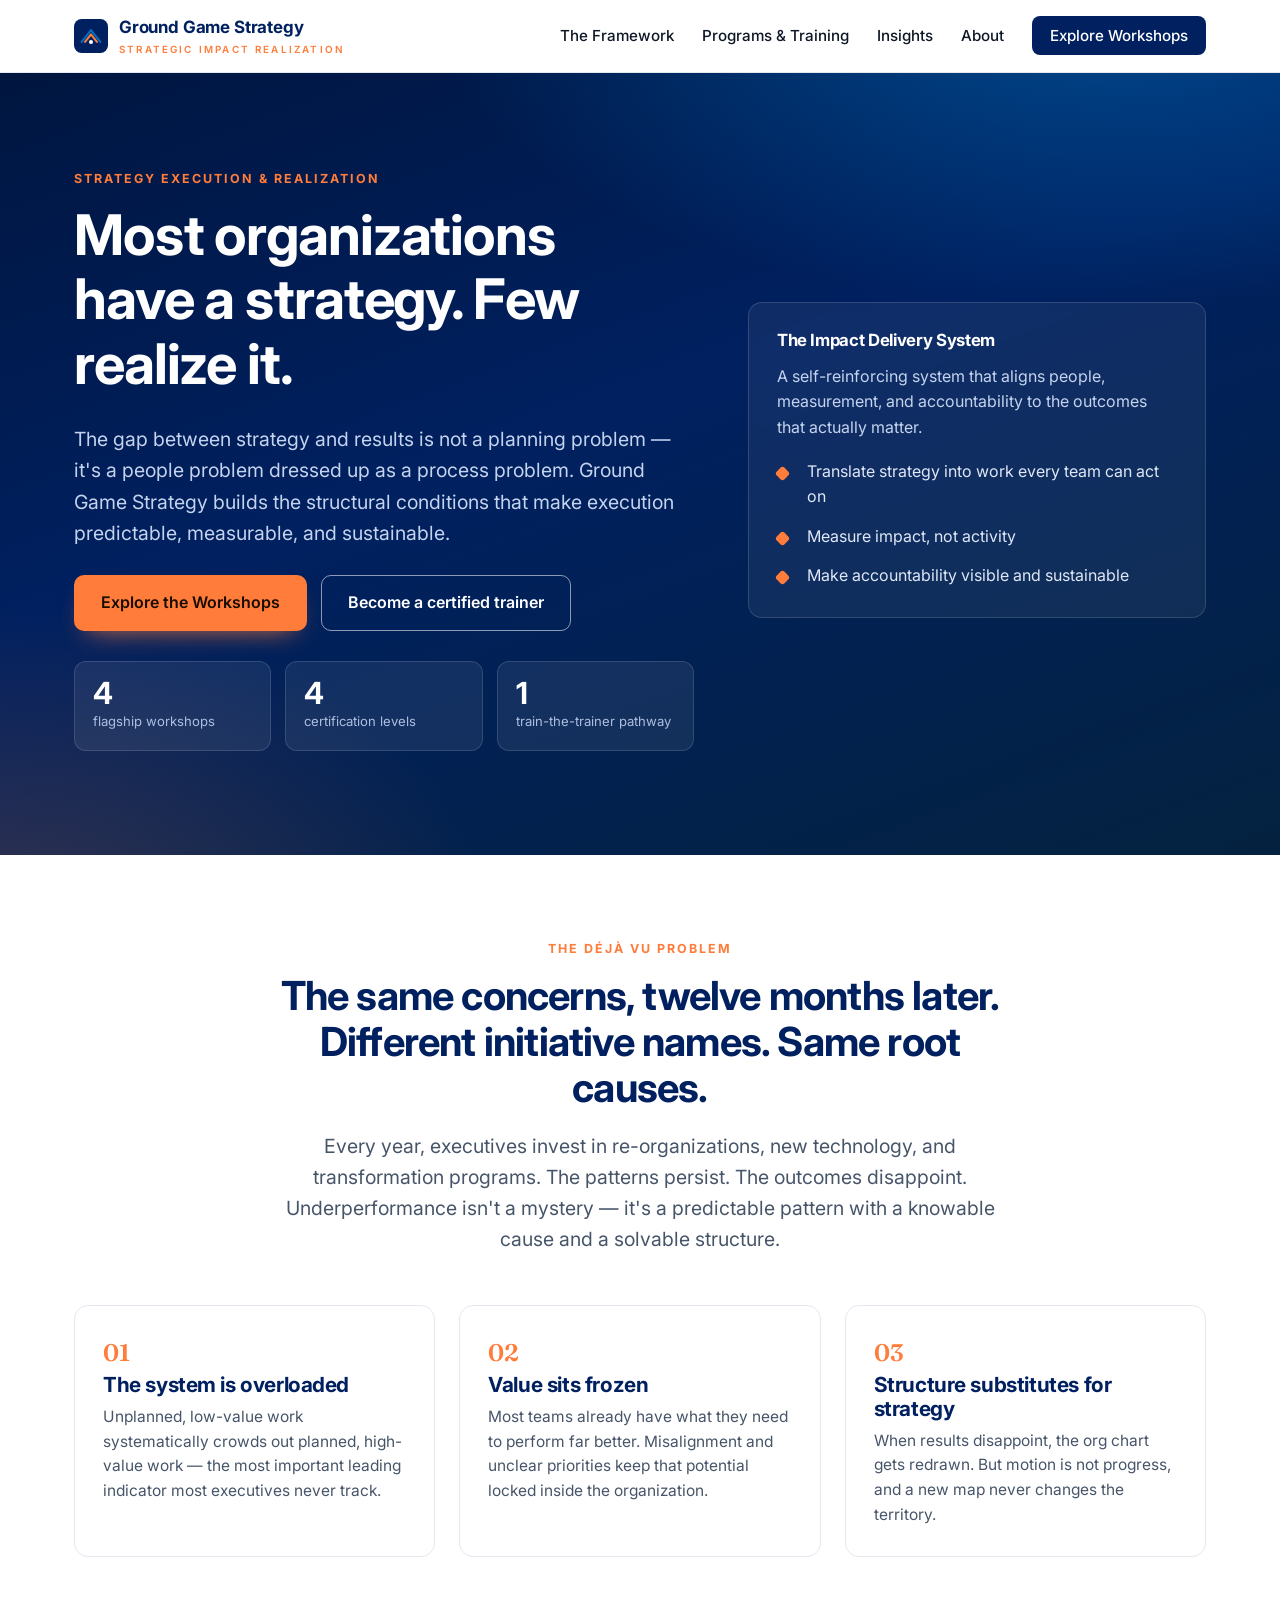
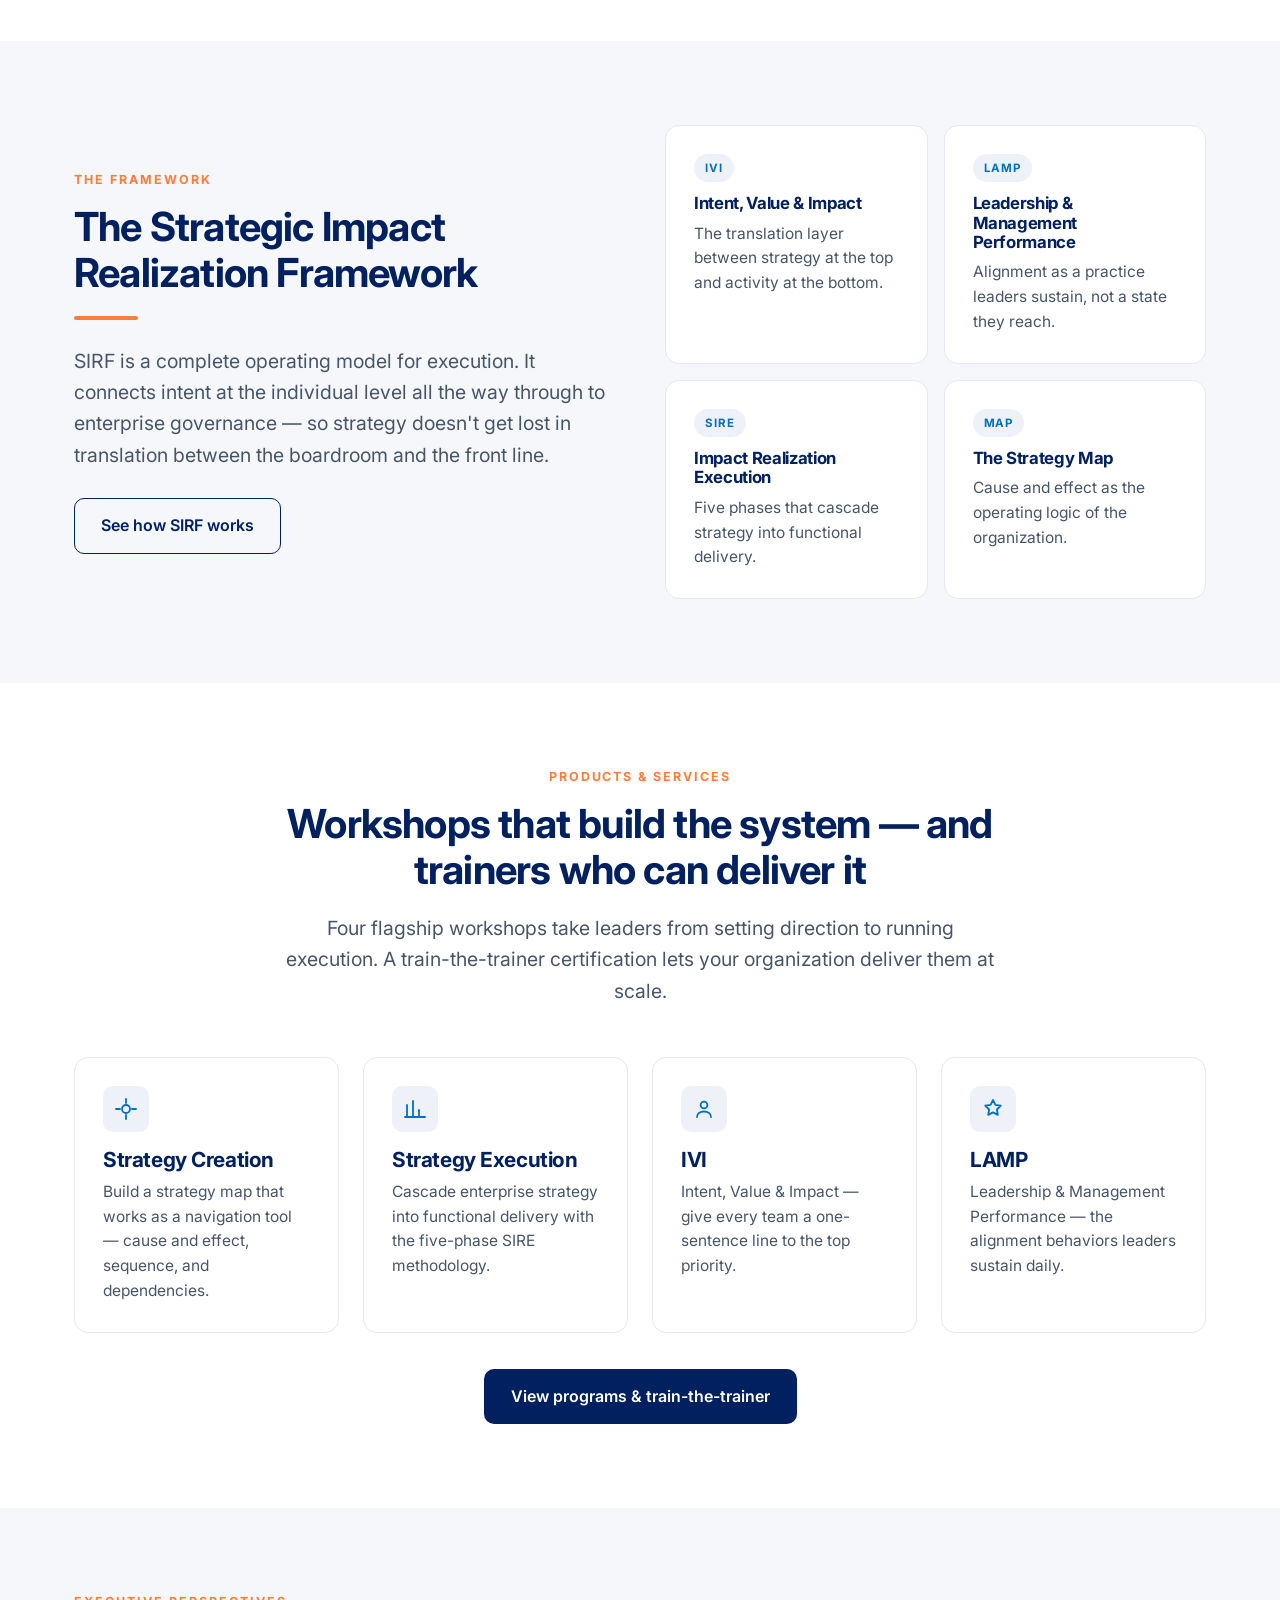
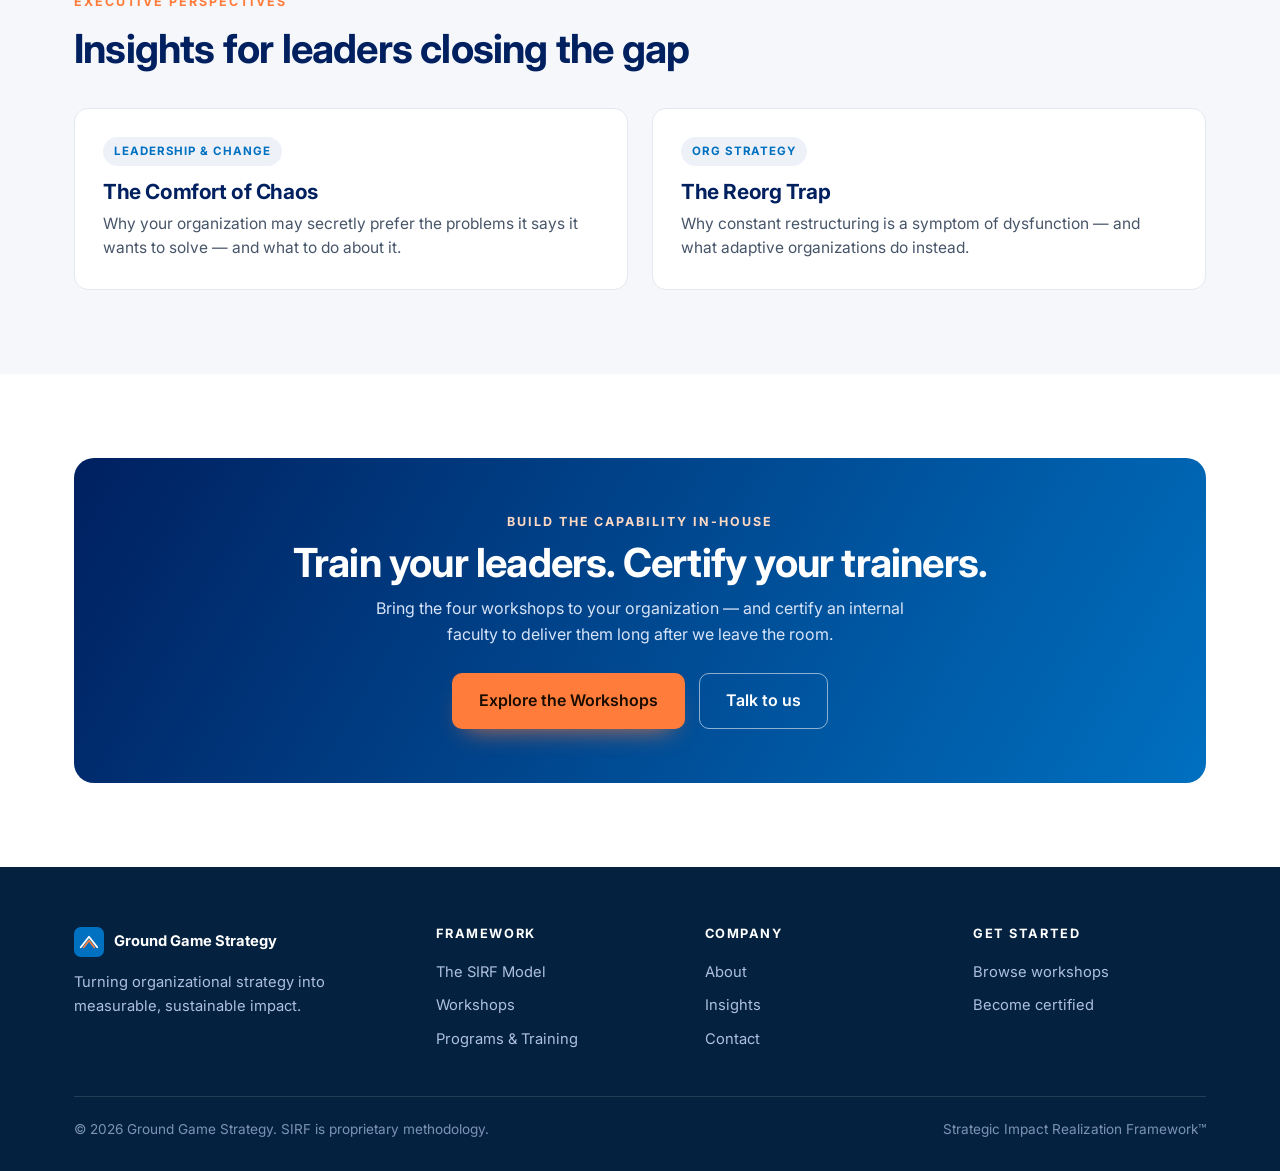
<file: index.html>
<!DOCTYPE html>
<html lang="en">
<head>
<meta charset="UTF-8">
<meta name="viewport" content="width=device-width, initial-scale=1">
<title>Ground Game Strategy — Turn strategy into realized impact</title>
<meta name="description" content="Ground Game Strategy turns strategy into results through four flagship workshops — Strategy Creation, Strategy Execution, IVI, and LAMP — and a train-the-trainer certification pathway.">
<link rel="preconnect" href="https://fonts.googleapis.com">
<link rel="preconnect" href="https://fonts.gstatic.com" crossorigin>
<link href="https://fonts.googleapis.com/css2?family=Inter:wght@400;500;600;700&family=Fraunces:opsz,wght@9..144,500;9..144,600&display=swap" rel="stylesheet">
<link rel="stylesheet" href="styles.css">
</head>
<body>

<!-- HEADER -->
<header class="site-header">
  <div class="wrap nav">
    <a class="brand" href="index.html">
      <svg class="mark" viewBox="0 0 40 40" fill="none" xmlns="http://www.w3.org/2000/svg" aria-hidden="true">
        <rect width="40" height="40" rx="9" fill="#002060"/>
        <path d="M9 27 L20 13 L31 27" stroke="#0070C0" stroke-width="2.4" fill="none" stroke-linecap="round" stroke-linejoin="round"/>
        <path d="M13 27 L20 18 L27 27" stroke="#FF7C3B" stroke-width="2.4" fill="none" stroke-linecap="round" stroke-linejoin="round"/>
        <circle cx="20" cy="27" r="2.4" fill="#fff"/>
      </svg>
      <span>Ground Game Strategy<small>Strategic Impact Realization</small></span>
    </a>
    <button class="nav-toggle" aria-label="Menu"><span></span><span></span><span></span></button>
    <ul class="nav-links">
      <li><a href="framework.html">The Framework</a></li>
      <li><a href="programs.html">Programs &amp; Training</a></li>
      <li><a href="insights.html">Insights</a></li>
      <li><a href="about.html">About</a></li>
      <li><a class="nav-cta" href="programs.html">Explore Workshops</a></li>
    </ul>
  </div>
</header>

<!-- HERO -->
<section class="hero">
  <div class="wrap hero-grid">
    <div>
      <p class="eyebrow">Strategy Execution &amp; Realization</p>
      <h1>Most organizations have a strategy. Few realize it.</h1>
      <p class="lead">The gap between strategy and results is not a planning problem — it's a people problem dressed up as a process problem. Ground Game Strategy builds the structural conditions that make execution predictable, measurable, and sustainable.</p>
      <div class="btn-row">
        <a class="btn btn-primary" href="programs.html">Explore the Workshops</a>
        <a class="btn btn-ghost" href="programs.html#certification">Become a certified trainer</a>
      </div>
      <div class="stat-row">
        <div class="stat"><b>4</b><span>flagship workshops</span></div>
        <div class="stat"><b>4</b><span>certification levels</span></div>
        <div class="stat"><b>1</b><span>train-the-trainer pathway</span></div>
      </div>
    </div>
    <div class="hero-card fade-up">
      <h3>The Impact Delivery System</h3>
      <p style="color:#c5d4ee;margin-bottom:18px">A self-reinforcing system that aligns people, measurement, and accountability to the outcomes that actually matter.</p>
      <ul class="kicker-list" style="color:#dfe8f7">
        <li><span style="color:#dfe8f7">Translate strategy into work every team can act on</span></li>
        <li><span style="color:#dfe8f7">Measure impact, not activity</span></li>
        <li><span style="color:#dfe8f7">Make accountability visible and sustainable</span></li>
      </ul>
    </div>
  </div>
</section>

<!-- PROBLEM -->
<section class="section">
  <div class="wrap">
    <div class="center" style="max-width:760px;margin:0 auto 50px">
      <p class="eyebrow">The Déjà Vu Problem</p>
      <h2>The same concerns, twelve months later. Different initiative names. Same root causes.</h2>
      <p class="lead mx-auto">Every year, executives invest in re-organizations, new technology, and transformation programs. The patterns persist. The outcomes disappoint. Underperformance isn't a mystery — it's a predictable pattern with a knowable cause and a solvable structure.</p>
    </div>
    <div class="grid g-3">
      <div class="card fade-up">
        <div class="num">01</div>
        <h3>The system is overloaded</h3>
        <p>Unplanned, low-value work systematically crowds out planned, high-value work — the most important leading indicator most executives never track.</p>
      </div>
      <div class="card fade-up">
        <div class="num">02</div>
        <h3>Value sits frozen</h3>
        <p>Most teams already have what they need to perform far better. Misalignment and unclear priorities keep that potential locked inside the organization.</p>
      </div>
      <div class="card fade-up">
        <div class="num">03</div>
        <h3>Structure substitutes for strategy</h3>
        <p>When results disappoint, the org chart gets redrawn. But motion is not progress, and a new map never changes the territory.</p>
      </div>
    </div>
  </div>
</section>

<!-- FRAMEWORK INTRO -->
<section class="section bg-cloud">
  <div class="wrap">
    <div class="grid g-2" style="align-items:center;gap:50px">
      <div>
        <p class="eyebrow">The Framework</p>
        <h2>The Strategic Impact Realization Framework</h2>
        <div class="divider-orange"></div>
        <p class="lead">SIRF is a complete operating model for execution. It connects intent at the individual level all the way through to enterprise governance — so strategy doesn't get lost in translation between the boardroom and the front line.</p>
        <a class="btn btn-outline" href="framework.html" style="margin-top:8px">See how SIRF works</a>
      </div>
      <div class="grid g-2" style="gap:16px">
        <div class="card"><span class="tag">IVI</span><h3 style="margin-top:12px;font-size:1.05rem">Intent, Value &amp; Impact</h3><p>The translation layer between strategy at the top and activity at the bottom.</p></div>
        <div class="card"><span class="tag">LAMP</span><h3 style="margin-top:12px;font-size:1.05rem">Leadership &amp; Management Performance</h3><p>Alignment as a practice leaders sustain, not a state they reach.</p></div>
        <div class="card"><span class="tag">SIRE</span><h3 style="margin-top:12px;font-size:1.05rem">Impact Realization Execution</h3><p>Five phases that cascade strategy into functional delivery.</p></div>
        <div class="card"><span class="tag">MAP</span><h3 style="margin-top:12px;font-size:1.05rem">The Strategy Map</h3><p>Cause and effect as the operating logic of the organization.</p></div>
      </div>
    </div>
  </div>
</section>

<!-- WORKSHOPS / PROGRAMS -->
<section class="section">
  <div class="wrap">
    <div class="center" style="max-width:720px;margin:0 auto 50px">
      <p class="eyebrow">Products &amp; Services</p>
      <h2>Workshops that build the system — and trainers who can deliver it</h2>
      <p class="lead mx-auto">Four flagship workshops take leaders from setting direction to running execution. A train-the-trainer certification lets your organization deliver them at scale.</p>
    </div>
    <div class="grid g-4">
      <div class="card fade-up"><div class="ico"><svg viewBox="0 0 24 24" fill="none" stroke="currentColor" stroke-width="1.8"><path d="M12 2v4M12 18v4M2 12h4M18 12h4" stroke-linecap="round"/><circle cx="12" cy="12" r="4"/></svg></div><h3>Strategy Creation</h3><p>Build a strategy map that works as a navigation tool — cause and effect, sequence, and dependencies.</p></div>
      <div class="card fade-up"><div class="ico"><svg viewBox="0 0 24 24" fill="none" stroke="currentColor" stroke-width="1.8"><path d="M4 20V8M10 20V4M16 20v-7M22 20H2" stroke-linecap="round"/></svg></div><h3>Strategy Execution</h3><p>Cascade enterprise strategy into functional delivery with the five-phase SIRE methodology.</p></div>
      <div class="card fade-up"><div class="ico"><svg viewBox="0 0 24 24" fill="none" stroke="currentColor" stroke-width="1.8"><circle cx="12" cy="8" r="3.4"/><path d="M5 20c0-3.3 3-5.5 7-5.5s7 2.2 7 5.5" stroke-linecap="round"/></svg></div><h3>IVI</h3><p>Intent, Value &amp; Impact — give every team a one-sentence line to the top priority.</p></div>
      <div class="card fade-up"><div class="ico"><svg viewBox="0 0 24 24" fill="none" stroke="currentColor" stroke-width="1.8"><path d="M12 3l2.4 4.9 5.4.8-3.9 3.8.9 5.4-4.8-2.5-4.8 2.5.9-5.4L4.2 8.7l5.4-.8z" stroke-linejoin="round"/></svg></div><h3>LAMP</h3><p>Leadership &amp; Management Performance — the alignment behaviors leaders sustain daily.</p></div>
    </div>
    <div class="center" style="margin-top:36px">
      <a class="btn btn-dark" href="programs.html">View programs &amp; train-the-trainer</a>
    </div>
  </div>
</section>

<!-- INSIGHTS TEASER -->
<section class="section bg-cloud">
  <div class="wrap">
    <p class="eyebrow">Executive Perspectives</p>
    <h2 style="margin-bottom:36px">Insights for leaders closing the gap</h2>
    <div class="grid g-2">
      <a class="card fade-up" href="insight-comfort-of-chaos.html" style="display:block">
        <span class="tag">Leadership &amp; Change</span>
        <h3 style="margin-top:14px">The Comfort of Chaos</h3>
        <p>Why your organization may secretly prefer the problems it says it wants to solve — and what to do about it.</p>
      </a>
      <a class="card fade-up" href="insight-reorg-trap.html" style="display:block">
        <span class="tag">Org Strategy</span>
        <h3 style="margin-top:14px">The Reorg Trap</h3>
        <p>Why constant restructuring is a symptom of dysfunction — and what adaptive organizations do instead.</p>
      </a>
    </div>
  </div>
</section>

<!-- CTA -->
<section class="section">
  <div class="wrap">
    <div class="cta-band fade-up">
      <p class="eyebrow" style="color:#ffd9c4">Build the capability in-house</p>
      <h2>Train your leaders. Certify your trainers.</h2>
      <p>Bring the four workshops to your organization — and certify an internal faculty to deliver them long after we leave the room.</p>
      <div class="btn-row" style="justify-content:center">
        <a class="btn btn-primary" href="programs.html">Explore the Workshops</a>
        <a class="btn btn-ghost" href="contact.html">Talk to us</a>
      </div>
    </div>
  </div>
</section>

<!-- FOOTER -->
<footer class="site-footer">
  <div class="wrap">
    <div class="foot-grid">
      <div>
        <div class="foot-brand">
          <svg class="mark" viewBox="0 0 40 40" fill="none" xmlns="http://www.w3.org/2000/svg" aria-hidden="true">
            <rect width="40" height="40" rx="9" fill="#0070C0"/>
            <path d="M9 27 L20 13 L31 27" stroke="#fff" stroke-width="2.4" fill="none" stroke-linecap="round" stroke-linejoin="round"/>
            <path d="M13 27 L20 18 L27 27" stroke="#FF7C3B" stroke-width="2.4" fill="none" stroke-linecap="round" stroke-linejoin="round"/>
          </svg>
          Ground Game Strategy
        </div>
        <p style="max-width:30ch">Turning organizational strategy into measurable, sustainable impact.</p>
      </div>
      <div>
        <h4>Framework</h4>
        <a href="framework.html">The SIRF Model</a>
        <a href="programs.html#workshops">Workshops</a>
        <a href="programs.html">Programs &amp; Training</a>
      </div>
      <div>
        <h4>Company</h4>
        <a href="about.html">About</a>
        <a href="insights.html">Insights</a>
        <a href="contact.html">Contact</a>
      </div>
      <div>
        <h4>Get started</h4>
        <a href="programs.html">Browse workshops</a>
        <a href="programs.html">Become certified</a>
      </div>
    </div>
    <div class="foot-bottom">
      <span>© 2026 Ground Game Strategy. SIRF is proprietary methodology.</span>
      <span>Strategic Impact Realization Framework™</span>
    </div>
  </div>
</footer>

<script src="site.js"></script>
</body>
</html>
</file>
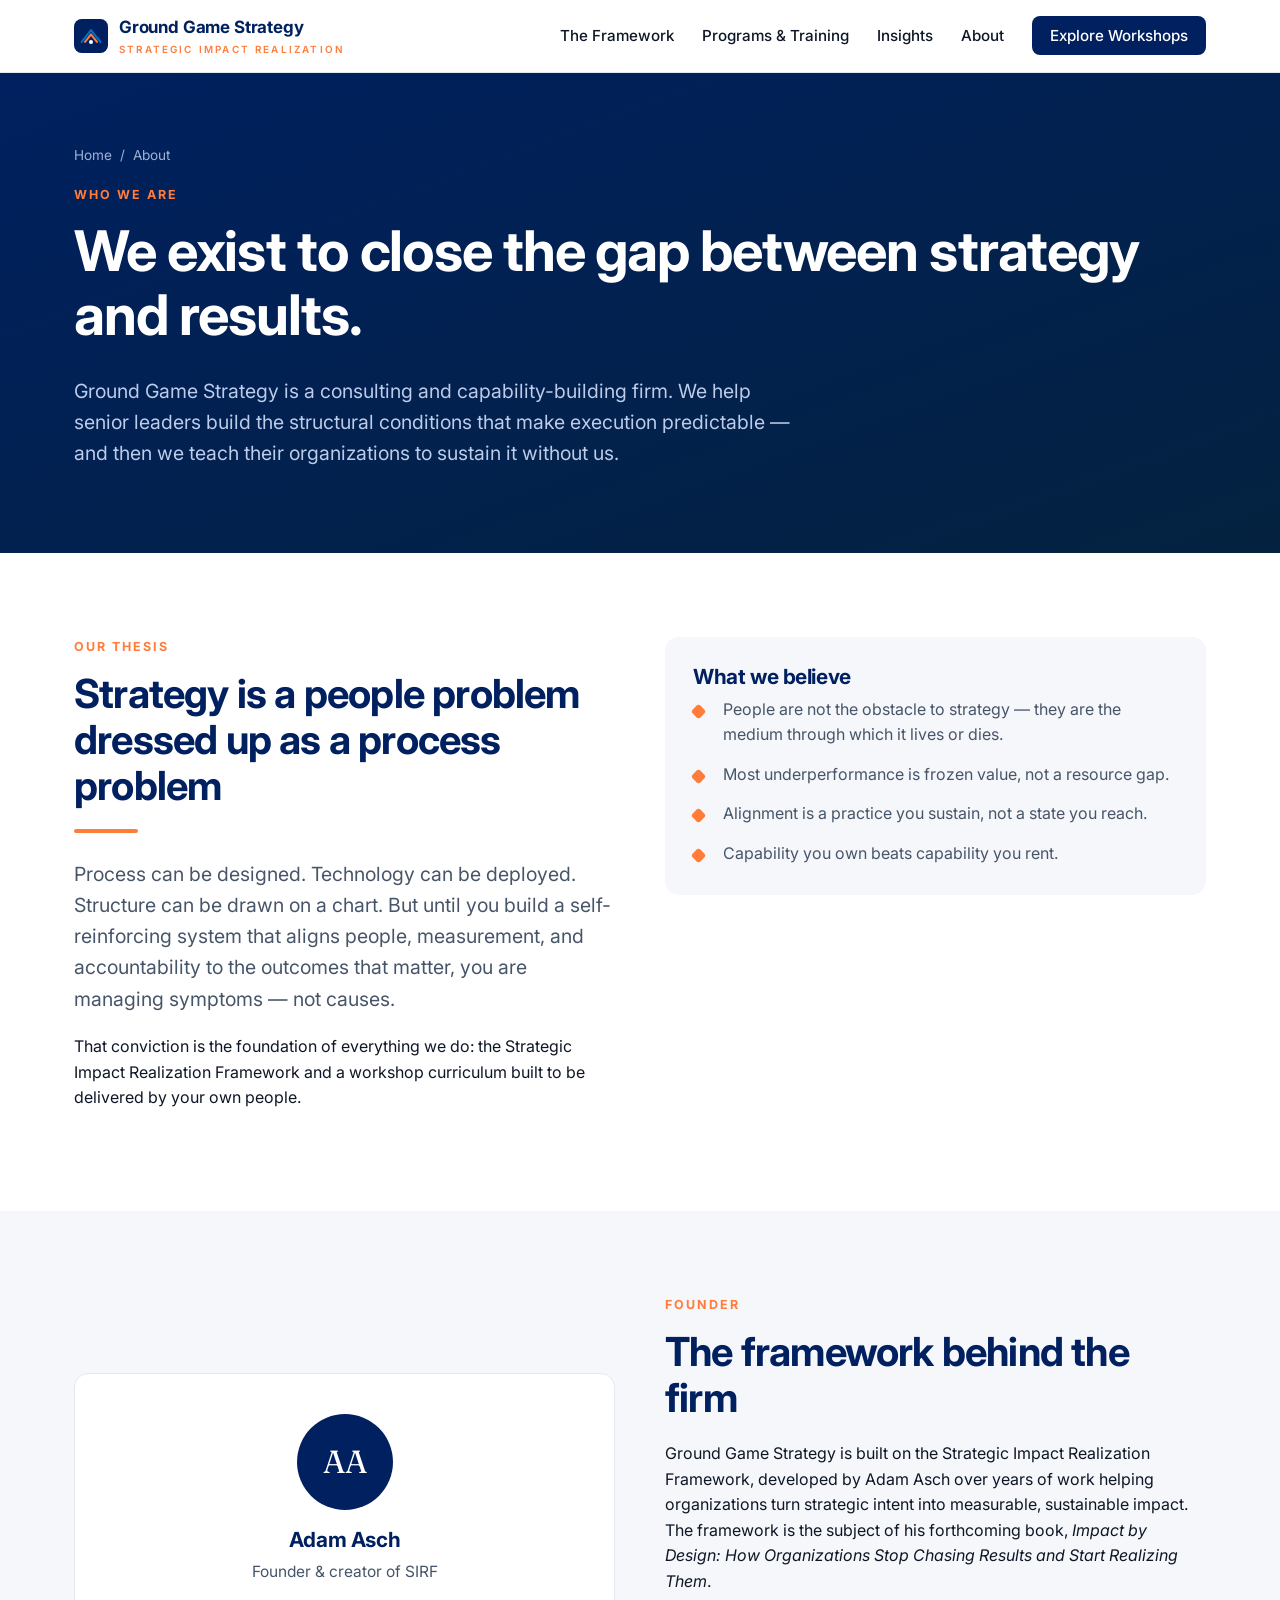
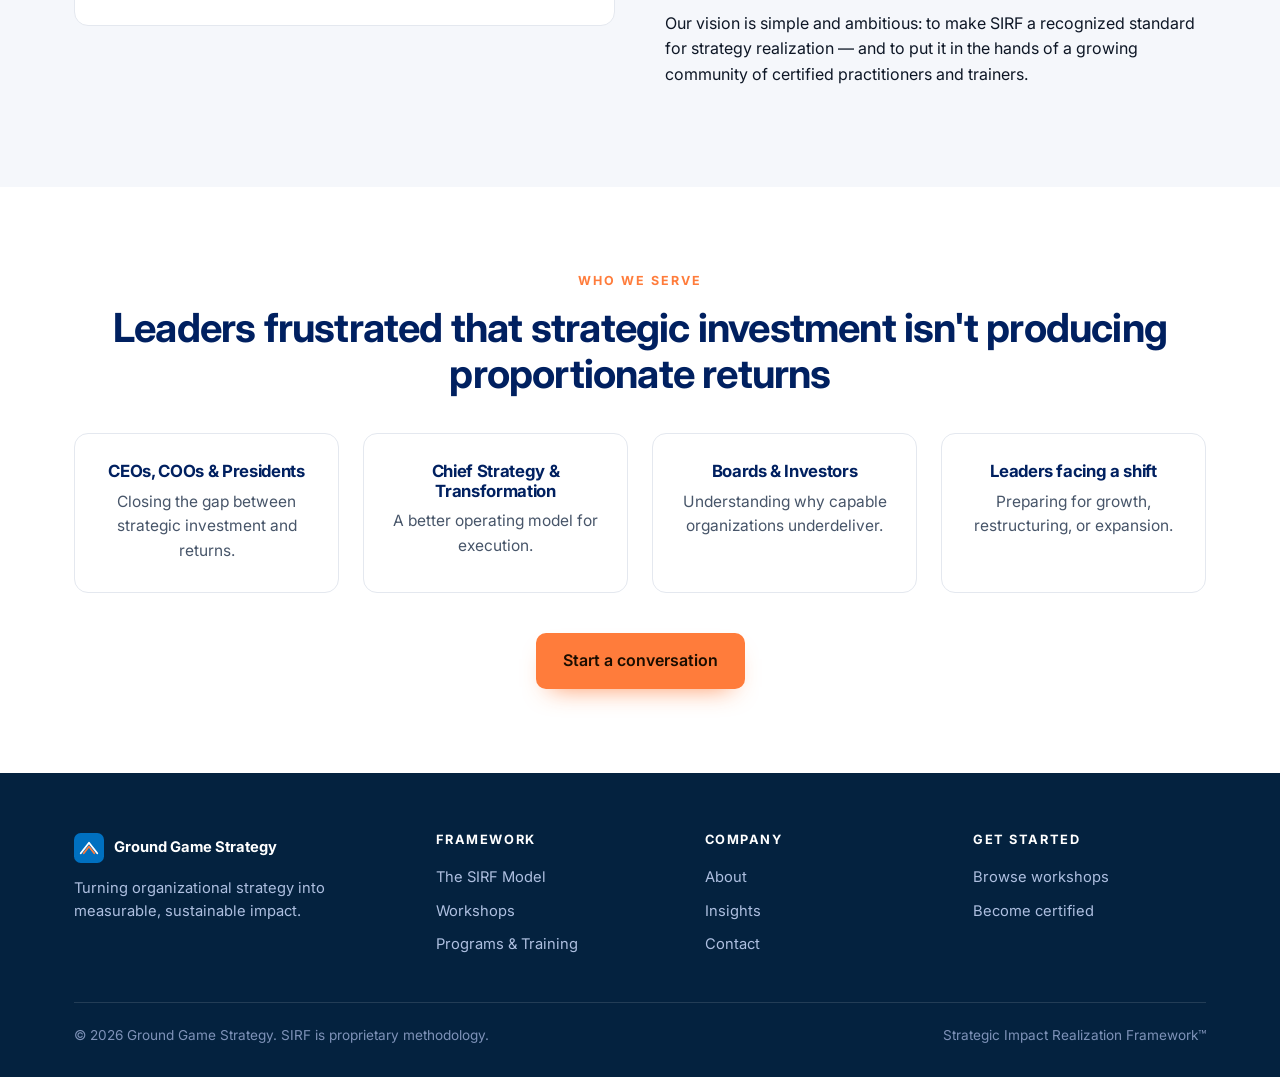
<file: about.html>
<!DOCTYPE html>
<html lang="en">
<head>
<meta charset="UTF-8">
<meta name="viewport" content="width=device-width, initial-scale=1">
<title>About — Ground Game Strategy</title>
<meta name="description" content="Ground Game Strategy helps organizations close the strategy-execution gap with the Strategic Impact Realization Framework, created by Adam Asch.">
<link rel="preconnect" href="https://fonts.googleapis.com">
<link rel="preconnect" href="https://fonts.gstatic.com" crossorigin>
<link href="https://fonts.googleapis.com/css2?family=Inter:wght@400;500;600;700&family=Fraunces:opsz,wght@9..144,500;9..144,600&display=swap" rel="stylesheet">
<link rel="stylesheet" href="styles.css">
</head>
<body>

<header class="site-header">
  <div class="wrap nav">
    <a class="brand" href="index.html">
      <svg class="mark" viewBox="0 0 40 40" fill="none" xmlns="http://www.w3.org/2000/svg" aria-hidden="true"><rect width="40" height="40" rx="9" fill="#002060"/><path d="M9 27 L20 13 L31 27" stroke="#0070C0" stroke-width="2.4" fill="none" stroke-linecap="round" stroke-linejoin="round"/><path d="M13 27 L20 18 L27 27" stroke="#FF7C3B" stroke-width="2.4" fill="none" stroke-linecap="round" stroke-linejoin="round"/><circle cx="20" cy="27" r="2.4" fill="#fff"/></svg>
      <span>Ground Game Strategy<small>Strategic Impact Realization</small></span>
    </a>
    <button class="nav-toggle" aria-label="Menu"><span></span><span></span><span></span></button>
    <ul class="nav-links">
      <li><a href="framework.html">The Framework</a></li>
      <li><a href="programs.html">Programs &amp; Training</a></li>
      <li><a href="insights.html">Insights</a></li>
      <li><a href="about.html">About</a></li>
      <li><a class="nav-cta" href="programs.html">Explore Workshops</a></li>
    </ul>
  </div>
</header>

<section class="page-hero">
  <div class="wrap">
    <p class="breadcrumb"><a href="index.html">Home</a> &nbsp;/&nbsp; About</p>
    <p class="eyebrow">Who we are</p>
    <h1>We exist to close the gap between strategy and results.</h1>
    <p class="lead">Ground Game Strategy is a consulting and capability-building firm. We help senior leaders build the structural conditions that make execution predictable — and then we teach their organizations to sustain it without us.</p>
  </div>
</section>

<section class="section">
  <div class="wrap">
    <div class="grid g-2" style="gap:50px;align-items:start">
      <div>
        <p class="eyebrow">Our thesis</p>
        <h2>Strategy is a people problem dressed up as a process problem</h2>
        <div class="divider-orange"></div>
        <p class="lead">Process can be designed. Technology can be deployed. Structure can be drawn on a chart. But until you build a self-reinforcing system that aligns people, measurement, and accountability to the outcomes that matter, you are managing symptoms — not causes.</p>
        <p>That conviction is the foundation of everything we do: the Strategic Impact Realization Framework and a workshop curriculum built to be delivered by your own people.</p>
      </div>
      <div class="card" style="background:var(--cloud);border:none">
        <h3>What we believe</h3>
        <ul class="kicker-list">
          <li>People are not the obstacle to strategy — they are the medium through which it lives or dies.</li>
          <li>Most underperformance is frozen value, not a resource gap.</li>
          <li>Alignment is a practice you sustain, not a state you reach.</li>
          <li>Capability you own beats capability you rent.</li>
        </ul>
      </div>
    </div>
  </div>
</section>

<section class="section bg-cloud">
  <div class="wrap">
    <div class="grid g-2" style="gap:50px;align-items:center">
      <div class="card" style="text-align:center;padding:40px">
        <div style="width:96px;height:96px;border-radius:50%;background:var(--navy);color:#fff;font-family:var(--serif);font-size:2rem;display:flex;align-items:center;justify-content:center;margin:0 auto 18px">AA</div>
        <h3>Adam Asch</h3>
        <p class="muted">Founder &amp; creator of SIRF</p>
      </div>
      <div>
        <p class="eyebrow">Founder</p>
        <h2>The framework behind the firm</h2>
        <p>Ground Game Strategy is built on the Strategic Impact Realization Framework, developed by Adam Asch over years of work helping organizations turn strategic intent into measurable, sustainable impact. The framework is the subject of his forthcoming book, <em>Impact by Design: How Organizations Stop Chasing Results and Start Realizing Them</em>.</p>
        <p>Our vision is simple and ambitious: to make SIRF a recognized standard for strategy realization — and to put it in the hands of a growing community of certified practitioners and trainers.</p>
      </div>
    </div>
  </div>
</section>

<section class="section">
  <div class="wrap center">
    <p class="eyebrow">Who we serve</p>
    <h2 style="margin-bottom:36px">Leaders frustrated that strategic investment isn't producing proportionate returns</h2>
    <div class="grid g-4">
      <div class="card"><h3 style="font-size:1.05rem">CEOs, COOs &amp; Presidents</h3><p>Closing the gap between strategic investment and returns.</p></div>
      <div class="card"><h3 style="font-size:1.05rem">Chief Strategy &amp; Transformation</h3><p>A better operating model for execution.</p></div>
      <div class="card"><h3 style="font-size:1.05rem">Boards &amp; Investors</h3><p>Understanding why capable organizations underdeliver.</p></div>
      <div class="card"><h3 style="font-size:1.05rem">Leaders facing a shift</h3><p>Preparing for growth, restructuring, or expansion.</p></div>
    </div>
    <div class="btn-row" style="justify-content:center;margin-top:40px"><a class="btn btn-primary" href="contact.html">Start a conversation</a></div>
  </div>
</section>

<footer class="site-footer">
  <div class="wrap">
    <div class="foot-grid">
      <div><div class="foot-brand"><svg class="mark" viewBox="0 0 40 40" fill="none" xmlns="http://www.w3.org/2000/svg" aria-hidden="true"><rect width="40" height="40" rx="9" fill="#0070C0"/><path d="M9 27 L20 13 L31 27" stroke="#fff" stroke-width="2.4" fill="none" stroke-linecap="round" stroke-linejoin="round"/><path d="M13 27 L20 18 L27 27" stroke="#FF7C3B" stroke-width="2.4" fill="none" stroke-linecap="round" stroke-linejoin="round"/></svg>Ground Game Strategy</div><p style="max-width:30ch">Turning organizational strategy into measurable, sustainable impact.</p></div>
      <div><h4>Framework</h4><a href="framework.html">The SIRF Model</a><a href="programs.html#workshops">Workshops</a><a href="programs.html">Programs &amp; Training</a></div>
      <div><h4>Company</h4><a href="about.html">About</a><a href="insights.html">Insights</a><a href="contact.html">Contact</a></div>
      <div><h4>Get started</h4><a href="programs.html">Browse workshops</a><a href="programs.html">Become certified</a></div>
    </div>
    <div class="foot-bottom"><span>© 2026 Ground Game Strategy. SIRF is proprietary methodology.</span><span>Strategic Impact Realization Framework™</span></div>
  </div>
</footer>
<script src="site.js"></script>
</body>
</html>
</file>
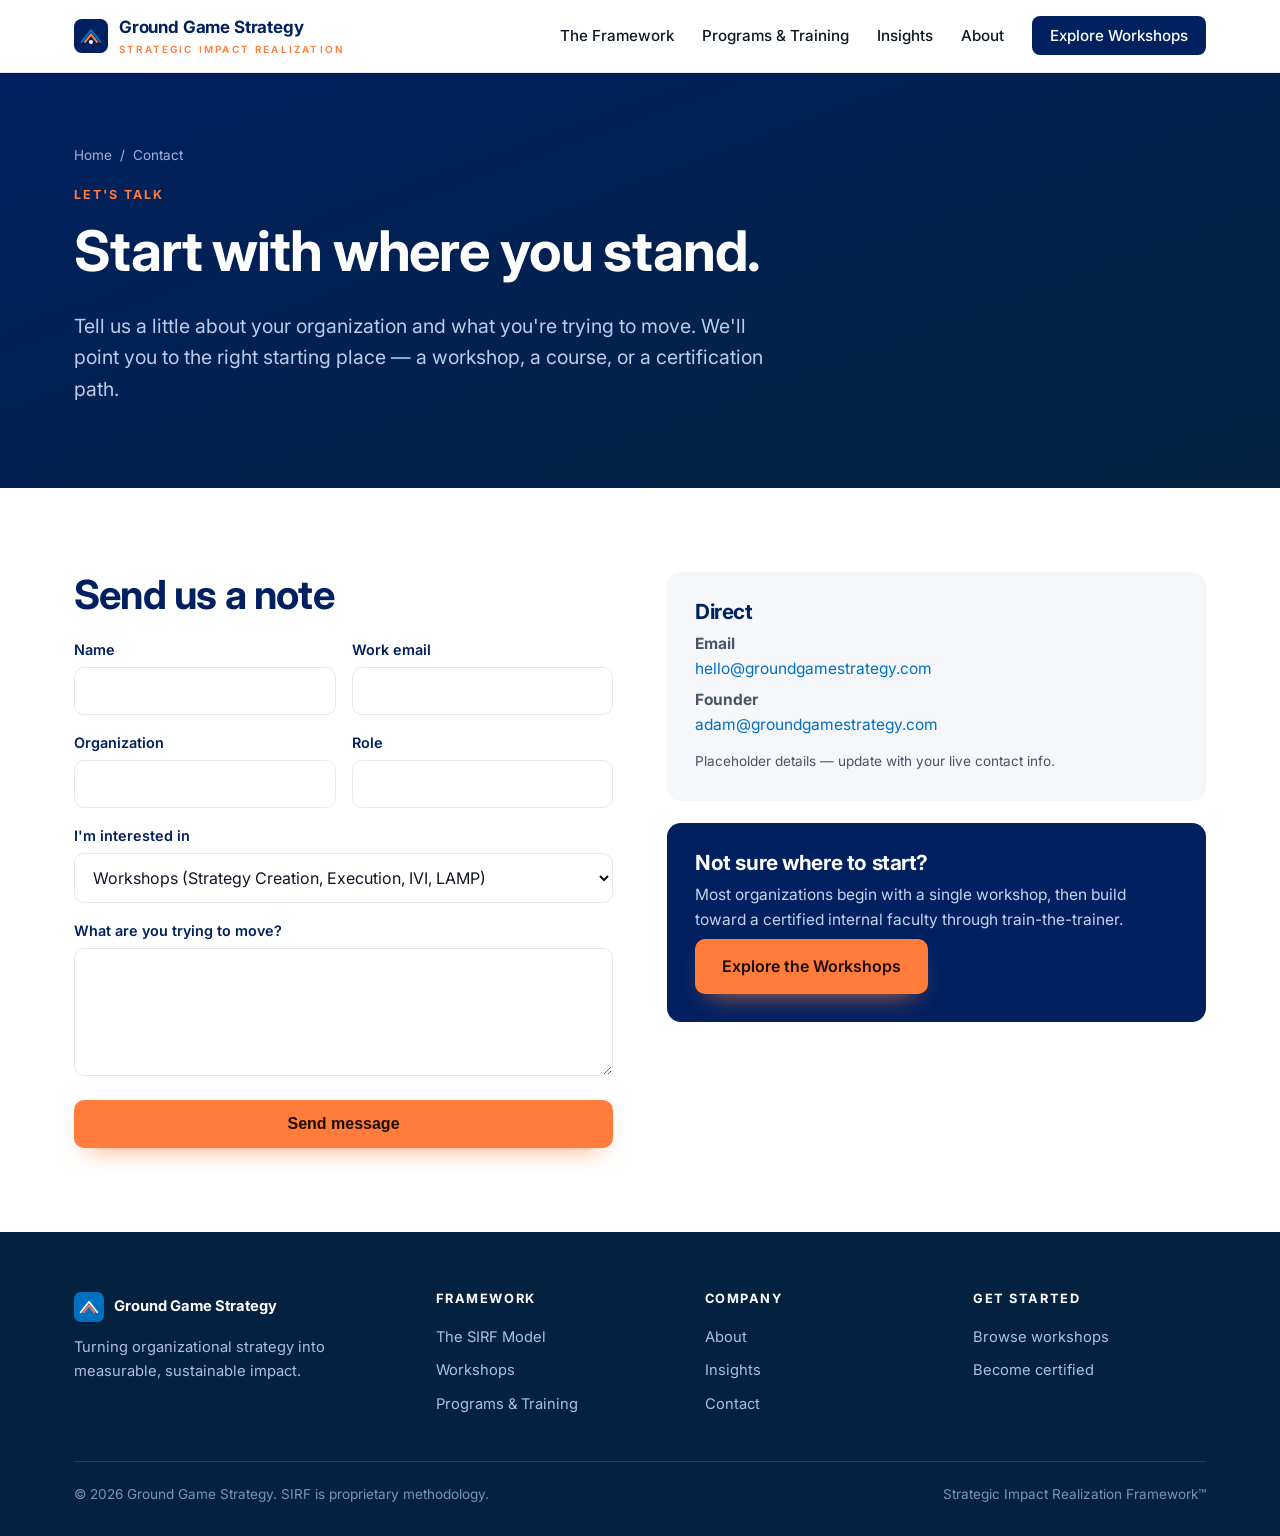
<file: contact.html>
<!DOCTYPE html>
<html lang="en">
<head>
<meta charset="UTF-8">
<meta name="viewport" content="width=device-width, initial-scale=1">
<title>Contact — Ground Game Strategy</title>
<meta name="description" content="Ask about our workshops, courses, and train-the-trainer certification, or start a conversation with Ground Game Strategy.">
<link rel="preconnect" href="https://fonts.googleapis.com">
<link rel="preconnect" href="https://fonts.gstatic.com" crossorigin>
<link href="https://fonts.googleapis.com/css2?family=Inter:wght@400;500;600;700&family=Fraunces:opsz,wght@9..144,500;9..144,600&display=swap" rel="stylesheet">
<link rel="stylesheet" href="styles.css">
</head>
<body>

<header class="site-header">
  <div class="wrap nav">
    <a class="brand" href="index.html">
      <svg class="mark" viewBox="0 0 40 40" fill="none" xmlns="http://www.w3.org/2000/svg" aria-hidden="true"><rect width="40" height="40" rx="9" fill="#002060"/><path d="M9 27 L20 13 L31 27" stroke="#0070C0" stroke-width="2.4" fill="none" stroke-linecap="round" stroke-linejoin="round"/><path d="M13 27 L20 18 L27 27" stroke="#FF7C3B" stroke-width="2.4" fill="none" stroke-linecap="round" stroke-linejoin="round"/><circle cx="20" cy="27" r="2.4" fill="#fff"/></svg>
      <span>Ground Game Strategy<small>Strategic Impact Realization</small></span>
    </a>
    <button class="nav-toggle" aria-label="Menu"><span></span><span></span><span></span></button>
    <ul class="nav-links">
      <li><a href="framework.html">The Framework</a></li>
      <li><a href="programs.html">Programs &amp; Training</a></li>
      <li><a href="insights.html">Insights</a></li>
      <li><a href="about.html">About</a></li>
      <li><a class="nav-cta" href="programs.html">Explore Workshops</a></li>
    </ul>
  </div>
</header>

<section class="page-hero">
  <div class="wrap">
    <p class="breadcrumb"><a href="index.html">Home</a> &nbsp;/&nbsp; Contact</p>
    <p class="eyebrow">Let's talk</p>
    <h1>Start with where you stand.</h1>
    <p class="lead">Tell us a little about your organization and what you're trying to move. We'll point you to the right starting place — a workshop, a course, or a certification path.</p>
  </div>
</section>

<section class="section">
  <div class="wrap">
    <div class="grid g-2" style="gap:54px;align-items:start">
      <div>
        <h2>Send us a note</h2>
        <form class="form" id="contact-form">
          <div class="row-2">
            <div class="field"><label for="name">Name</label><input id="name" name="name" type="text" required></div>
            <div class="field"><label for="email">Work email</label><input id="email" name="email" type="email" required></div>
          </div>
          <div class="row-2">
            <div class="field"><label for="org">Organization</label><input id="org" name="org" type="text"></div>
            <div class="field"><label for="role">Role</label><input id="role" name="role" type="text"></div>
          </div>
          <div class="field">
            <label for="interest">I'm interested in</label>
            <select id="interest" name="interest">
              <option>Workshops (Strategy Creation, Execution, IVI, LAMP)</option>
              <option>Train-the-trainer / certification</option>
              <option>In-house program for my organization</option>
              <option>Speaking or an exploratory conversation</option>
            </select>
          </div>
          <div class="field"><label for="message">What are you trying to move?</label><textarea id="message" name="message" rows="5"></textarea></div>
          <button class="btn btn-primary" type="submit">Send message</button>
          <p id="form-note" style="display:none;color:var(--green);font-weight:600">Thanks — your message is ready to send. (Connect this form to your email or CRM to receive submissions.)</p>
        </form>
      </div>
      <div>
        <div class="card" style="background:var(--cloud);border:none;margin-bottom:22px">
          <h3>Direct</h3>
          <p style="margin-bottom:6px"><strong>Email</strong><br><a href="mailto:hello@groundgamestrategy.com">hello@groundgamestrategy.com</a></p>
          <p style="margin:0"><strong>Founder</strong><br><a href="mailto:adam@groundgamestrategy.com">adam@groundgamestrategy.com</a></p>
          <p class="muted" style="font-size:.85rem;margin-top:14px">Placeholder details — update with your live contact info.</p>
        </div>
        <div class="card" style="background:var(--navy);color:#dfe8f7;border:none">
          <h3 style="color:#fff">Not sure where to start?</h3>
          <p style="color:#c5d4ee">Most organizations begin with a single workshop, then build toward a certified internal faculty through train-the-trainer.</p>
          <a class="btn btn-primary" href="programs.html" style="margin-top:6px">Explore the Workshops</a>
        </div>
      </div>
    </div>
  </div>
</section>

<footer class="site-footer">
  <div class="wrap">
    <div class="foot-grid">
      <div><div class="foot-brand"><svg class="mark" viewBox="0 0 40 40" fill="none" xmlns="http://www.w3.org/2000/svg" aria-hidden="true"><rect width="40" height="40" rx="9" fill="#0070C0"/><path d="M9 27 L20 13 L31 27" stroke="#fff" stroke-width="2.4" fill="none" stroke-linecap="round" stroke-linejoin="round"/><path d="M13 27 L20 18 L27 27" stroke="#FF7C3B" stroke-width="2.4" fill="none" stroke-linecap="round" stroke-linejoin="round"/></svg>Ground Game Strategy</div><p style="max-width:30ch">Turning organizational strategy into measurable, sustainable impact.</p></div>
      <div><h4>Framework</h4><a href="framework.html">The SIRF Model</a><a href="programs.html#workshops">Workshops</a><a href="programs.html">Programs &amp; Training</a></div>
      <div><h4>Company</h4><a href="about.html">About</a><a href="insights.html">Insights</a><a href="contact.html">Contact</a></div>
      <div><h4>Get started</h4><a href="programs.html">Browse workshops</a><a href="programs.html">Become certified</a></div>
    </div>
    <div class="foot-bottom"><span>© 2026 Ground Game Strategy. SIRF is proprietary methodology.</span><span>Strategic Impact Realization Framework™</span></div>
  </div>
</footer>
<script src="site.js"></script>
</body>
</html>
</file>
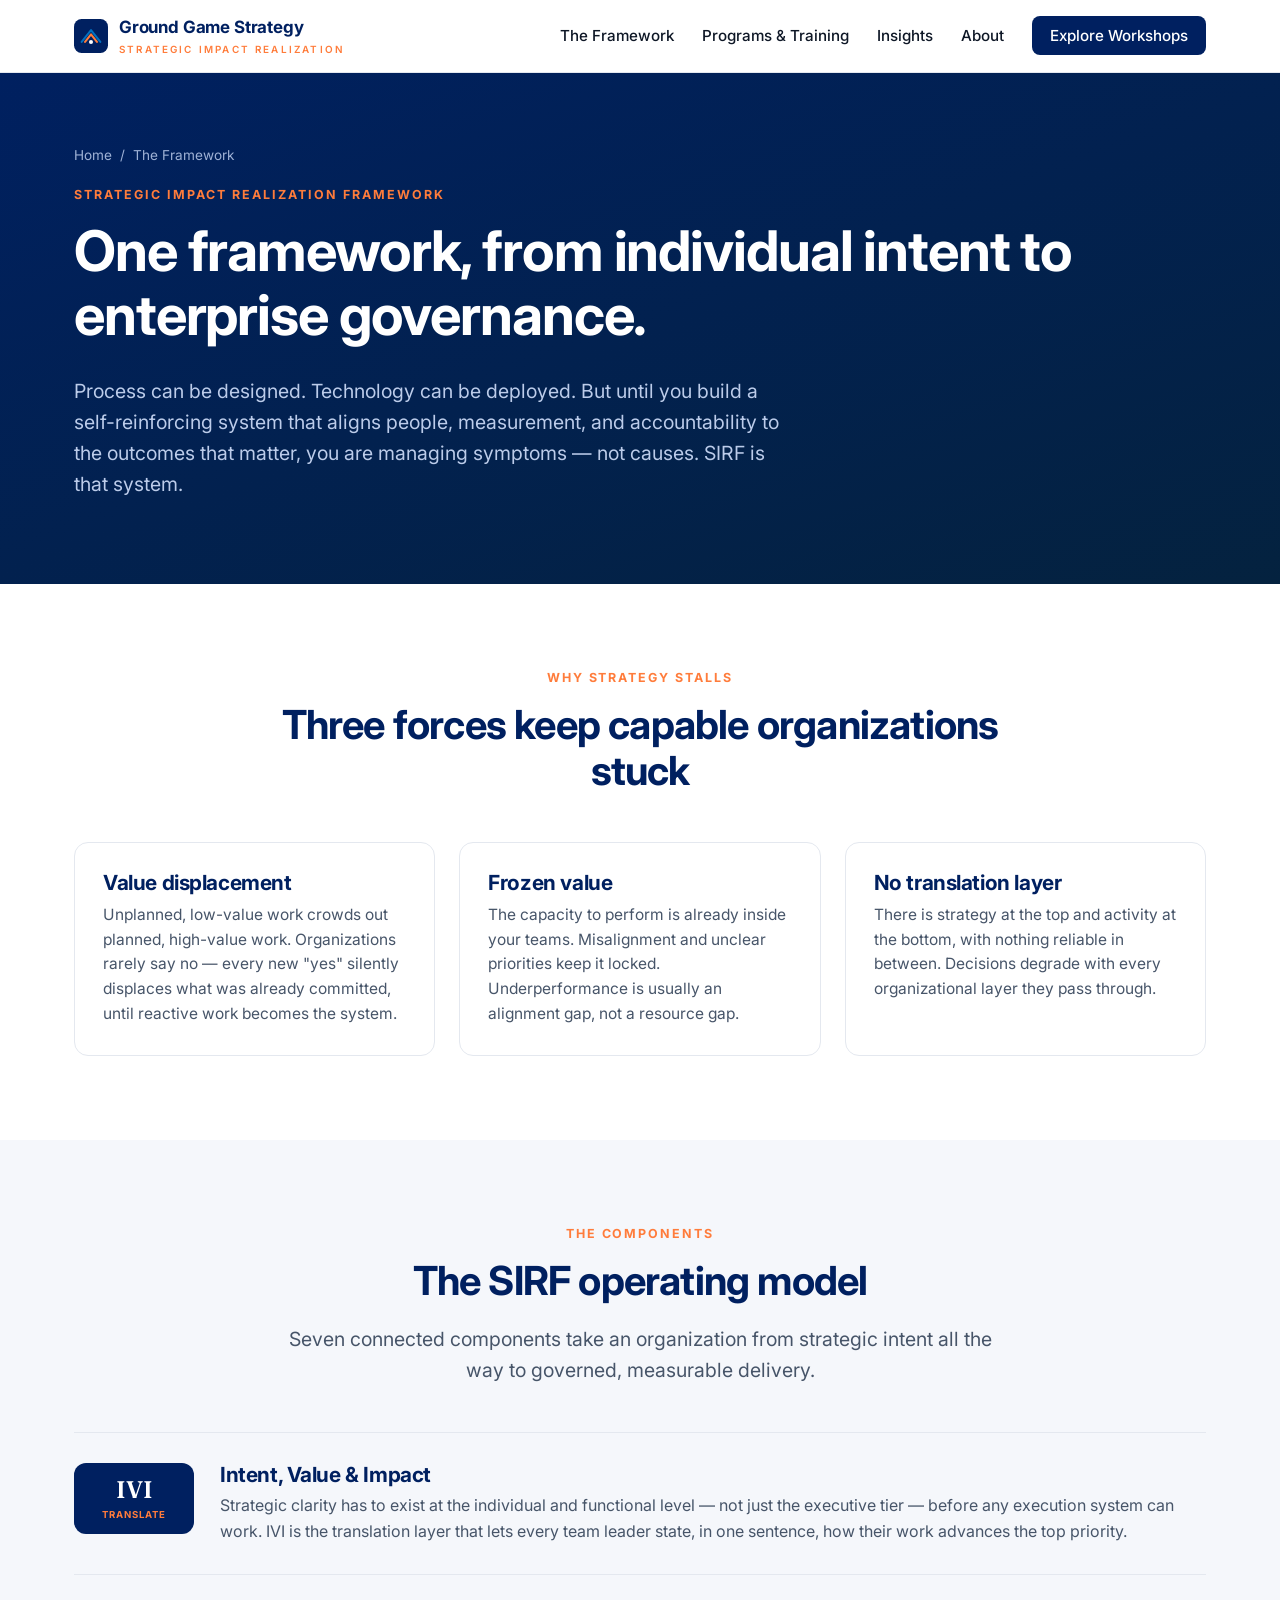
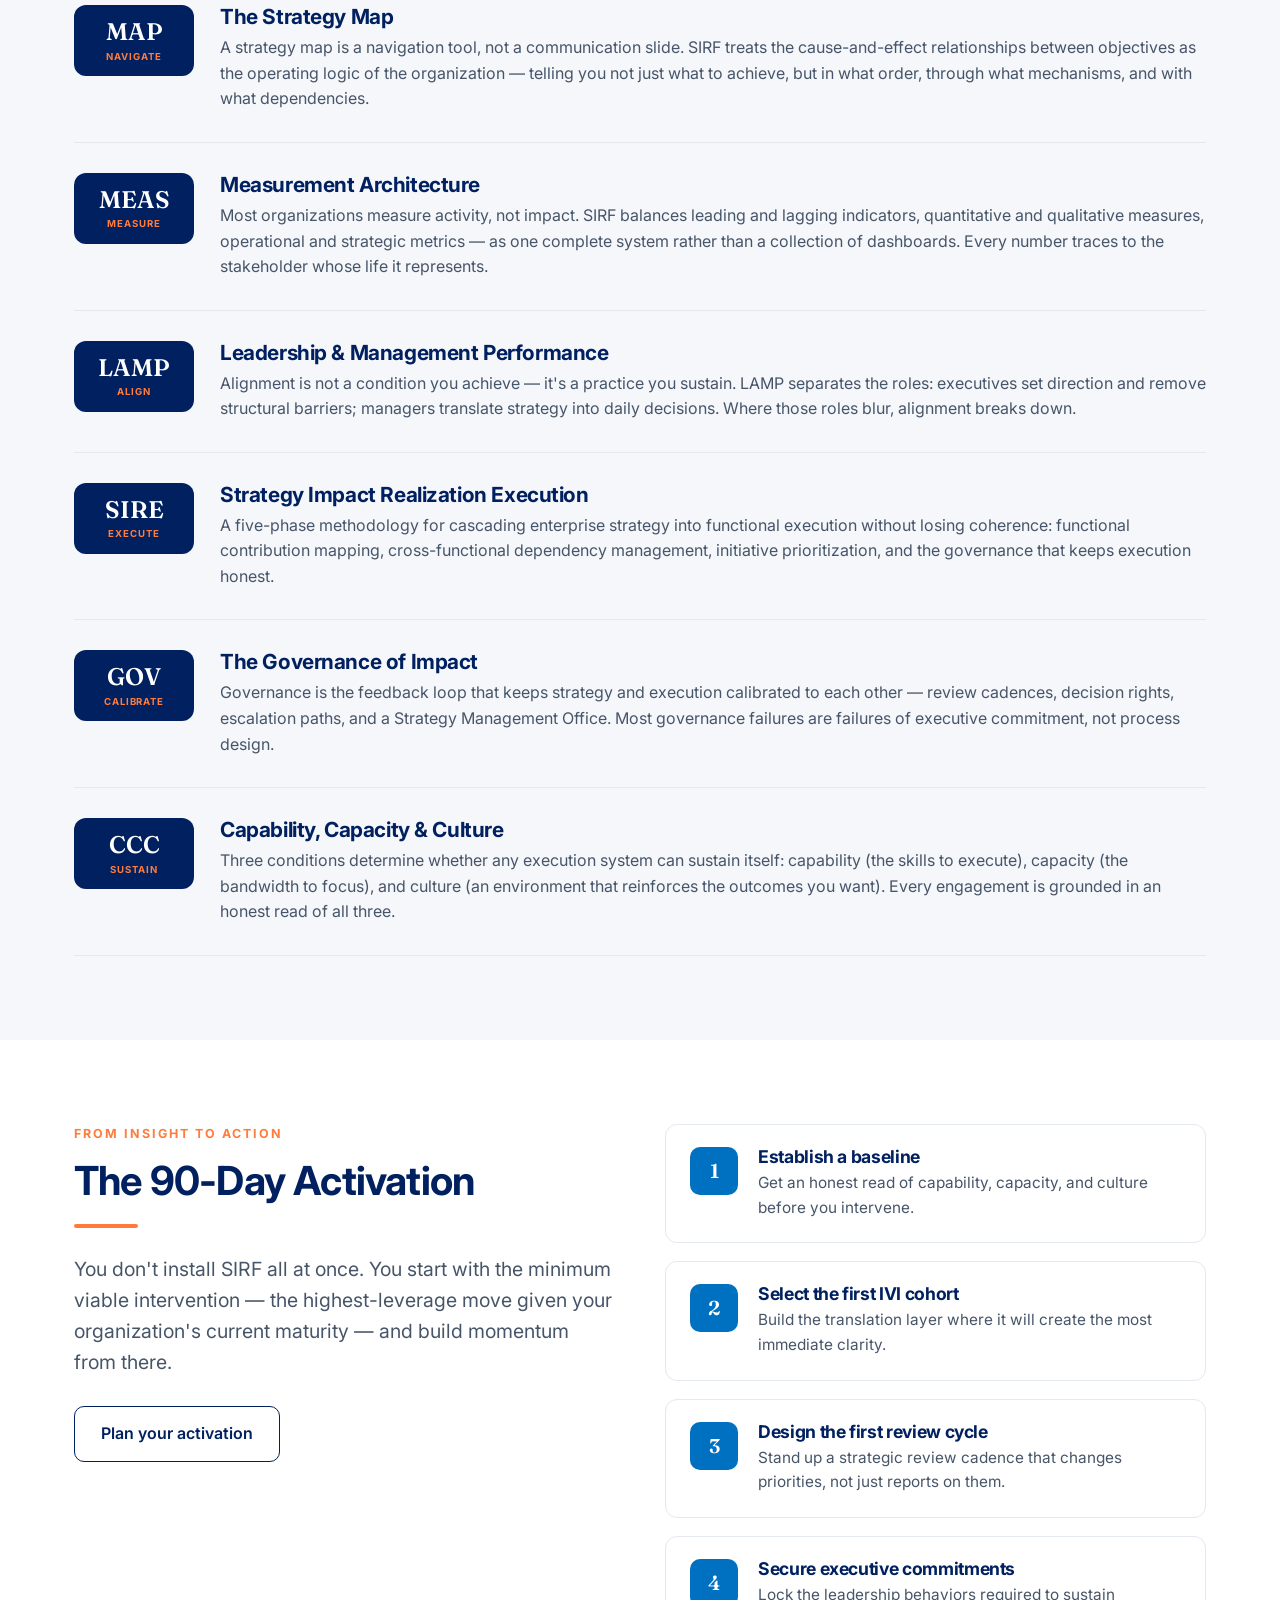
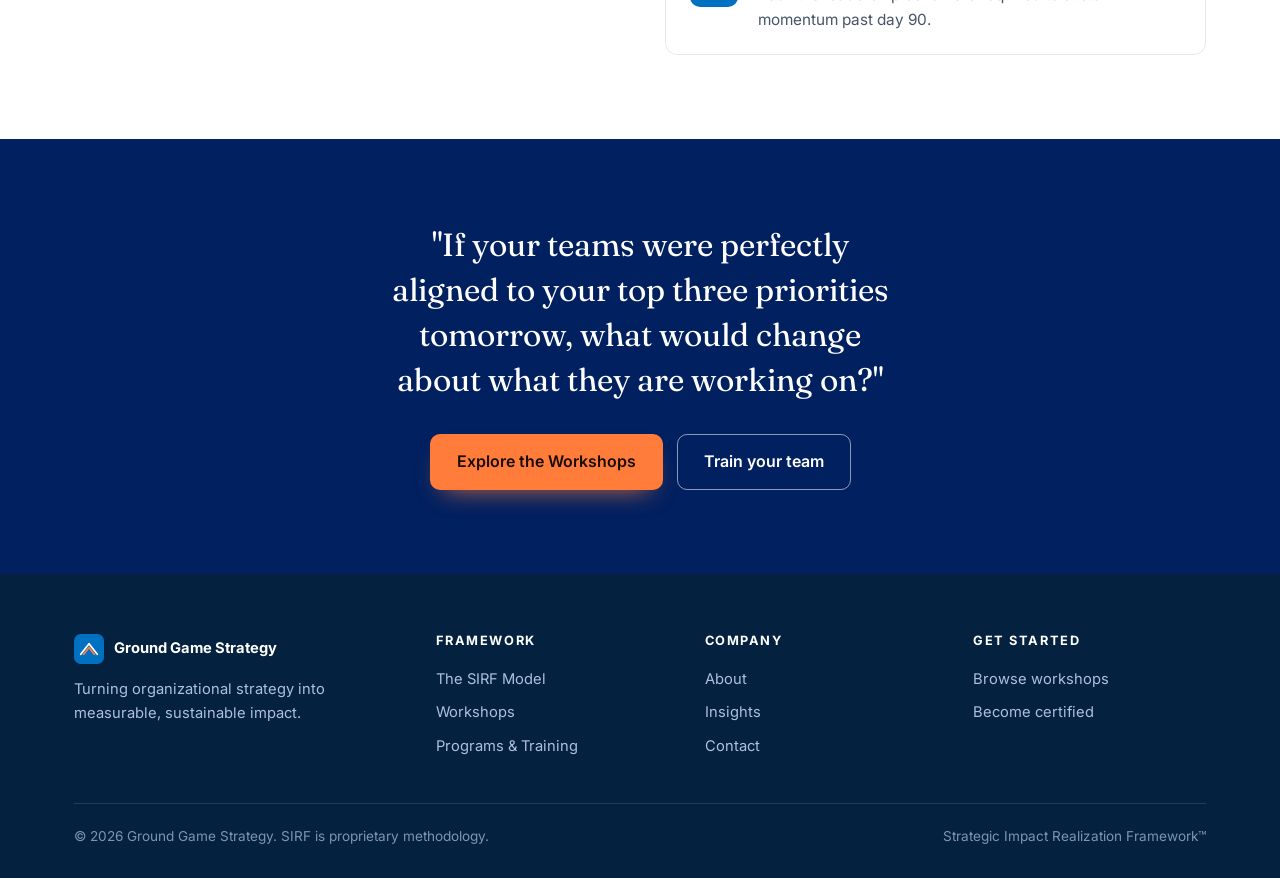
<file: framework.html>
<!DOCTYPE html>
<html lang="en">
<head>
<meta charset="UTF-8">
<meta name="viewport" content="width=device-width, initial-scale=1">
<title>The SIRF Framework — Ground Game Strategy</title>
<meta name="description" content="The Strategic Impact Realization Framework (SIRF): IVI, strategy mapping, measurement architecture, LAMP, SIRE, and governance — taught through four flagship workshops.">
<link rel="preconnect" href="https://fonts.googleapis.com">
<link rel="preconnect" href="https://fonts.gstatic.com" crossorigin>
<link href="https://fonts.googleapis.com/css2?family=Inter:wght@400;500;600;700&family=Fraunces:opsz,wght@9..144,500;9..144,600&display=swap" rel="stylesheet">
<link rel="stylesheet" href="styles.css">
</head>
<body>

<header class="site-header">
  <div class="wrap nav">
    <a class="brand" href="index.html">
      <svg class="mark" viewBox="0 0 40 40" fill="none" xmlns="http://www.w3.org/2000/svg" aria-hidden="true">
        <rect width="40" height="40" rx="9" fill="#002060"/>
        <path d="M9 27 L20 13 L31 27" stroke="#0070C0" stroke-width="2.4" fill="none" stroke-linecap="round" stroke-linejoin="round"/>
        <path d="M13 27 L20 18 L27 27" stroke="#FF7C3B" stroke-width="2.4" fill="none" stroke-linecap="round" stroke-linejoin="round"/>
        <circle cx="20" cy="27" r="2.4" fill="#fff"/>
      </svg>
      <span>Ground Game Strategy<small>Strategic Impact Realization</small></span>
    </a>
    <button class="nav-toggle" aria-label="Menu"><span></span><span></span><span></span></button>
    <ul class="nav-links">
      <li><a href="framework.html">The Framework</a></li>
      <li><a href="programs.html">Programs &amp; Training</a></li>
      <li><a href="insights.html">Insights</a></li>
      <li><a href="about.html">About</a></li>
      <li><a class="nav-cta" href="programs.html">Explore Workshops</a></li>
    </ul>
  </div>
</header>

<section class="page-hero">
  <div class="wrap">
    <p class="breadcrumb"><a href="index.html">Home</a> &nbsp;/&nbsp; The Framework</p>
    <p class="eyebrow">Strategic Impact Realization Framework</p>
    <h1>One framework, from individual intent to enterprise governance.</h1>
    <p class="lead">Process can be designed. Technology can be deployed. But until you build a self-reinforcing system that aligns people, measurement, and accountability to the outcomes that matter, you are managing symptoms — not causes. SIRF is that system.</p>
  </div>
</section>

<!-- THREE CONDITIONS -->
<section class="section">
  <div class="wrap">
    <div class="center" style="max-width:720px;margin:0 auto 48px">
      <p class="eyebrow">Why strategy stalls</p>
      <h2>Three forces keep capable organizations stuck</h2>
    </div>
    <div class="grid g-3">
      <div class="card"><h3>Value displacement</h3><p>Unplanned, low-value work crowds out planned, high-value work. Organizations rarely say no — every new "yes" silently displaces what was already committed, until reactive work becomes the system.</p></div>
      <div class="card"><h3>Frozen value</h3><p>The capacity to perform is already inside your teams. Misalignment and unclear priorities keep it locked. Underperformance is usually an alignment gap, not a resource gap.</p></div>
      <div class="card"><h3>No translation layer</h3><p>There is strategy at the top and activity at the bottom, with nothing reliable in between. Decisions degrade with every organizational layer they pass through.</p></div>
    </div>
  </div>
</section>

<!-- THE MODELS -->
<section class="section bg-cloud">
  <div class="wrap">
    <div style="max-width:720px;margin:0 auto 46px" class="center">
      <p class="eyebrow">The components</p>
      <h2>The SIRF operating model</h2>
      <p class="lead mx-auto">Seven connected components take an organization from strategic intent all the way to governed, measurable delivery.</p>
    </div>

    <div class="model">
      <div class="abbr">IVI<small>Translate</small></div>
      <div><h3>Intent, Value &amp; Impact</h3><p>Strategic clarity has to exist at the individual and functional level — not just the executive tier — before any execution system can work. IVI is the translation layer that lets every team leader state, in one sentence, how their work advances the top priority.</p></div>
    </div>
    <div class="model">
      <div class="abbr">MAP<small>Navigate</small></div>
      <div><h3>The Strategy Map</h3><p>A strategy map is a navigation tool, not a communication slide. SIRF treats the cause-and-effect relationships between objectives as the operating logic of the organization — telling you not just what to achieve, but in what order, through what mechanisms, and with what dependencies.</p></div>
    </div>
    <div class="model">
      <div class="abbr">MEAS<small>Measure</small></div>
      <div><h3>Measurement Architecture</h3><p>Most organizations measure activity, not impact. SIRF balances leading and lagging indicators, quantitative and qualitative measures, operational and strategic metrics — as one complete system rather than a collection of dashboards. Every number traces to the stakeholder whose life it represents.</p></div>
    </div>
    <div class="model">
      <div class="abbr">LAMP<small>Align</small></div>
      <div><h3>Leadership &amp; Management Performance</h3><p>Alignment is not a condition you achieve — it's a practice you sustain. LAMP separates the roles: executives set direction and remove structural barriers; managers translate strategy into daily decisions. Where those roles blur, alignment breaks down.</p></div>
    </div>
    <div class="model">
      <div class="abbr">SIRE<small>Execute</small></div>
      <div><h3>Strategy Impact Realization Execution</h3><p>A five-phase methodology for cascading enterprise strategy into functional execution without losing coherence: functional contribution mapping, cross-functional dependency management, initiative prioritization, and the governance that keeps execution honest.</p></div>
    </div>
    <div class="model">
      <div class="abbr">GOV<small>Calibrate</small></div>
      <div><h3>The Governance of Impact</h3><p>Governance is the feedback loop that keeps strategy and execution calibrated to each other — review cadences, decision rights, escalation paths, and a Strategy Management Office. Most governance failures are failures of executive commitment, not process design.</p></div>
    </div>
    <div class="model">
      <div class="abbr">CCC<small>Sustain</small></div>
      <div><h3>Capability, Capacity &amp; Culture</h3><p>Three conditions determine whether any execution system can sustain itself: capability (the skills to execute), capacity (the bandwidth to focus), and culture (an environment that reinforces the outcomes you want). Every engagement is grounded in an honest read of all three.</p></div>
    </div>
  </div>
</section>

<!-- 90 DAY -->
<section class="section">
  <div class="wrap">
    <div class="grid g-2" style="gap:50px;align-items:start">
      <div>
        <p class="eyebrow">From insight to action</p>
        <h2>The 90-Day Activation</h2>
        <div class="divider-orange"></div>
        <p class="lead">You don't install SIRF all at once. You start with the minimum viable intervention — the highest-leverage move given your organization's current maturity — and build momentum from there.</p>
        <a class="btn btn-outline" href="contact.html" style="margin-top:8px">Plan your activation</a>
      </div>
      <div class="steps">
        <div class="step"><div><h3>Establish a baseline</h3><p>Get an honest read of capability, capacity, and culture before you intervene.</p></div></div>
        <div class="step"><div><h3>Select the first IVI cohort</h3><p>Build the translation layer where it will create the most immediate clarity.</p></div></div>
        <div class="step"><div><h3>Design the first review cycle</h3><p>Stand up a strategic review cadence that changes priorities, not just reports on them.</p></div></div>
        <div class="step"><div><h3>Secure executive commitments</h3><p>Lock the leadership behaviors required to sustain momentum past day 90.</p></div></div>
      </div>
    </div>
  </div>
</section>

<section class="section bg-navy">
  <div class="wrap center">
    <p class="quote mx-auto" style="color:#fff">"If your teams were perfectly aligned to your top three priorities tomorrow, what would change about what they are working on?"</p>
    <div class="btn-row" style="justify-content:center;margin-top:30px">
      <a class="btn btn-primary" href="programs.html">Explore the Workshops</a>
      <a class="btn btn-ghost" href="programs.html#certification">Train your team</a>
    </div>
  </div>
</section>

<footer class="site-footer">
  <div class="wrap">
    <div class="foot-grid">
      <div>
        <div class="foot-brand">
          <svg class="mark" viewBox="0 0 40 40" fill="none" xmlns="http://www.w3.org/2000/svg" aria-hidden="true"><rect width="40" height="40" rx="9" fill="#0070C0"/><path d="M9 27 L20 13 L31 27" stroke="#fff" stroke-width="2.4" fill="none" stroke-linecap="round" stroke-linejoin="round"/><path d="M13 27 L20 18 L27 27" stroke="#FF7C3B" stroke-width="2.4" fill="none" stroke-linecap="round" stroke-linejoin="round"/></svg>
          Ground Game Strategy
        </div>
        <p style="max-width:30ch">Turning organizational strategy into measurable, sustainable impact.</p>
      </div>
      <div><h4>Framework</h4><a href="framework.html">The SIRF Model</a><a href="programs.html#workshops">Workshops</a><a href="programs.html">Programs &amp; Training</a></div>
      <div><h4>Company</h4><a href="about.html">About</a><a href="insights.html">Insights</a><a href="contact.html">Contact</a></div>
      <div><h4>Get started</h4><a href="programs.html">Browse workshops</a><a href="programs.html">Become certified</a></div>
    </div>
    <div class="foot-bottom"><span>© 2026 Ground Game Strategy. SIRF is proprietary methodology.</span><span>Strategic Impact Realization Framework™</span></div>
  </div>
</footer>
<script src="site.js"></script>
</body>
</html>
</file>
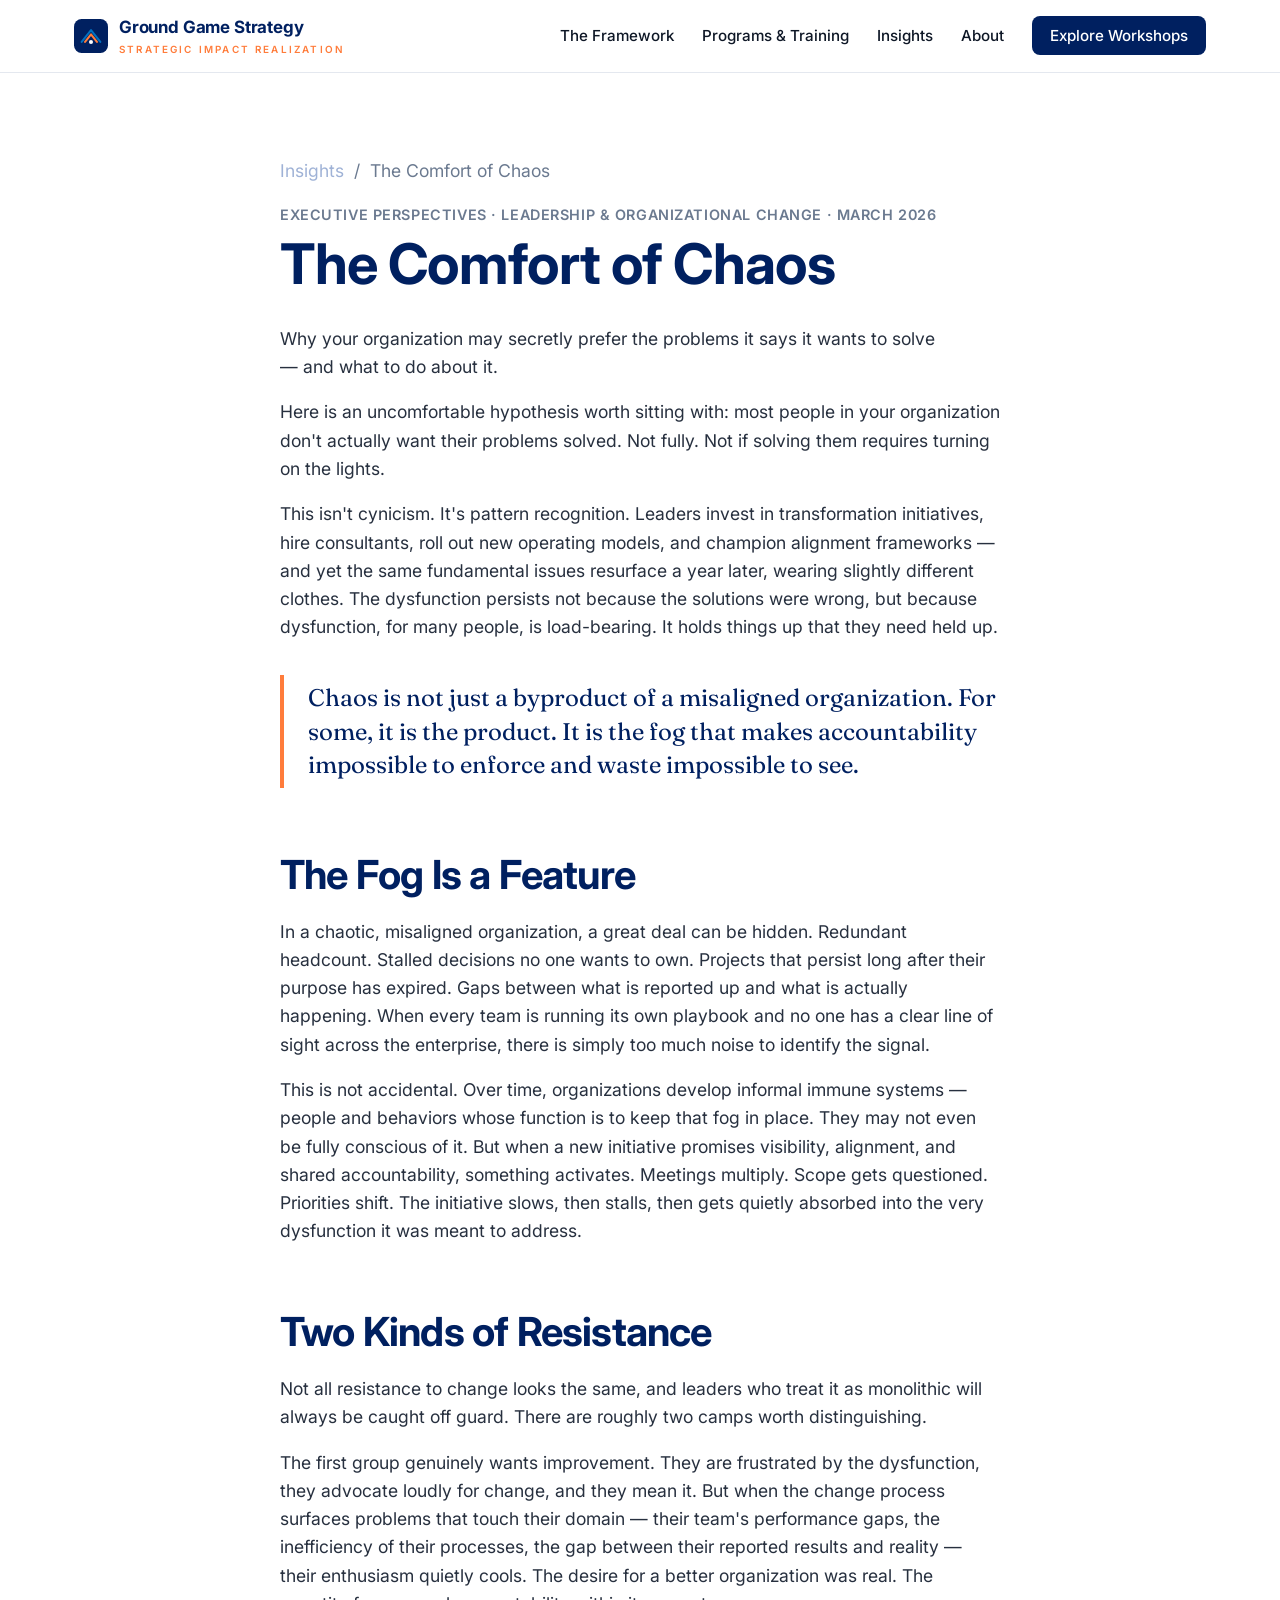
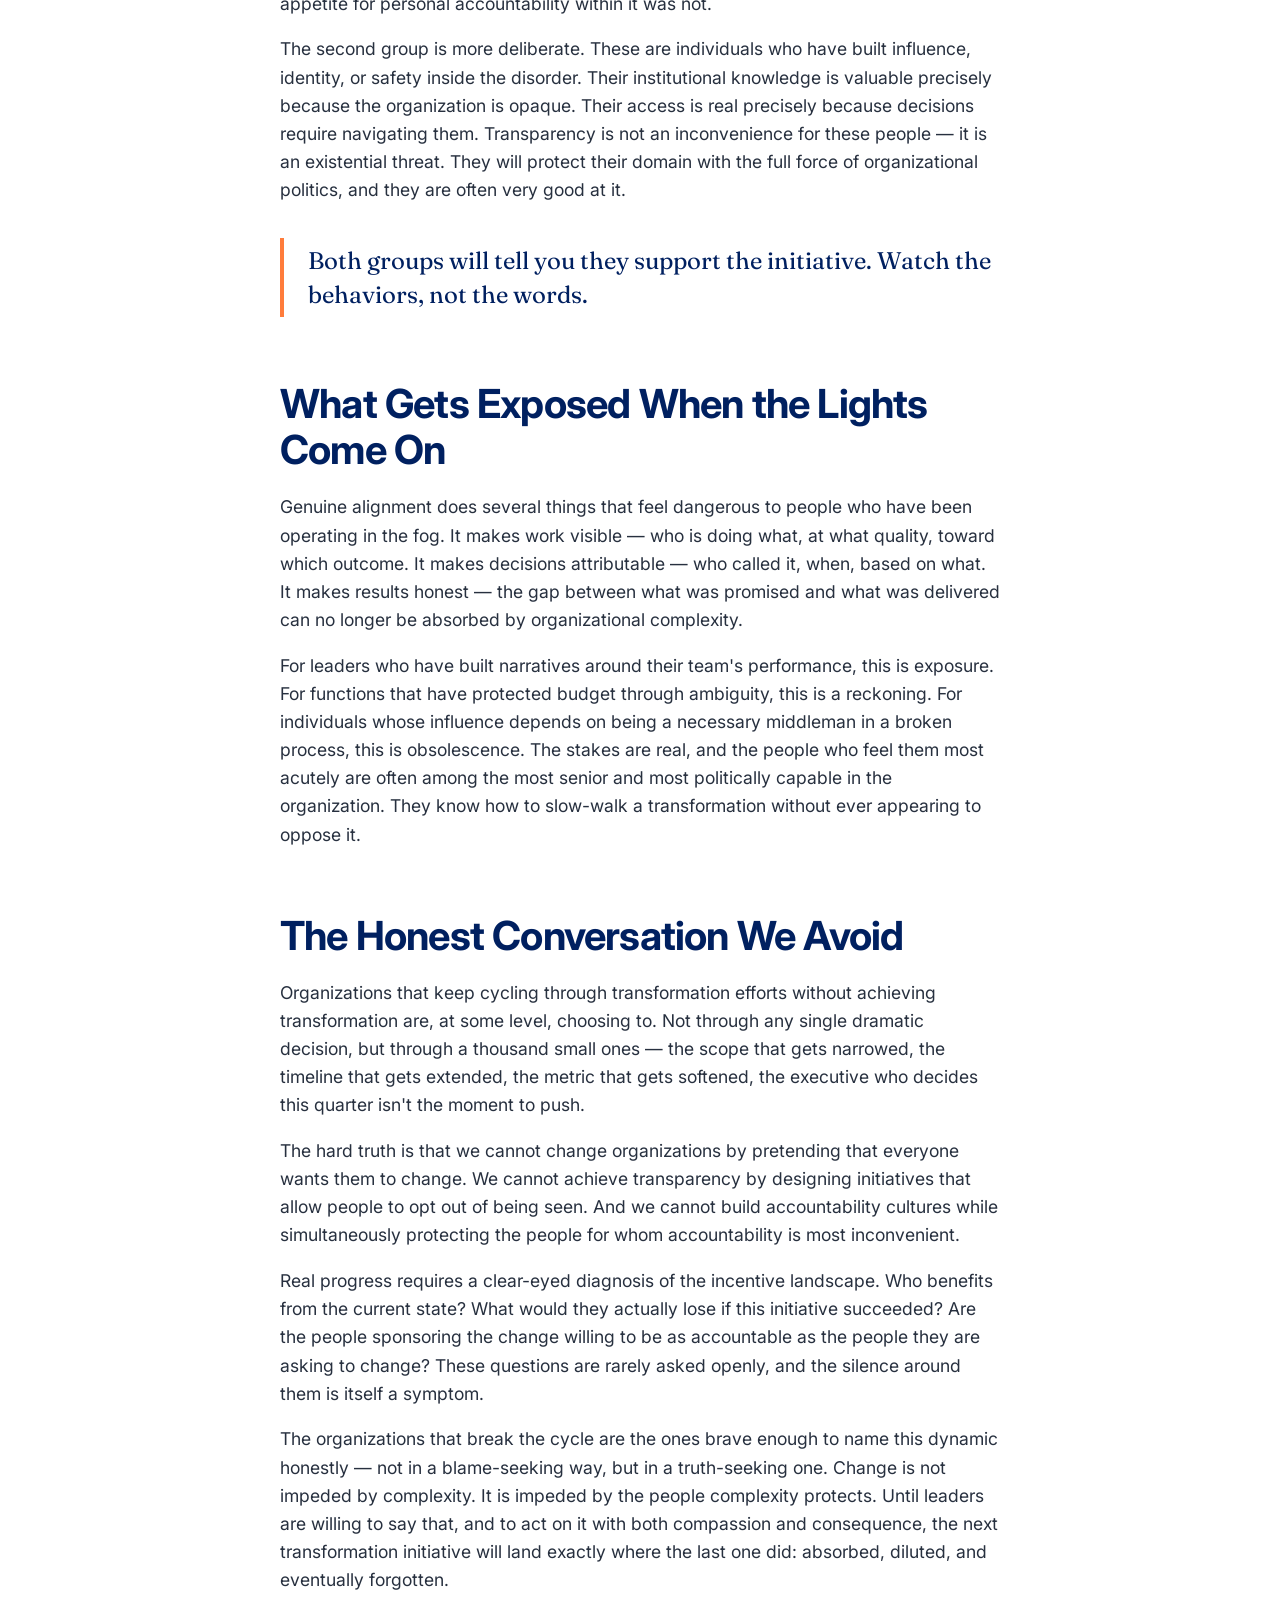
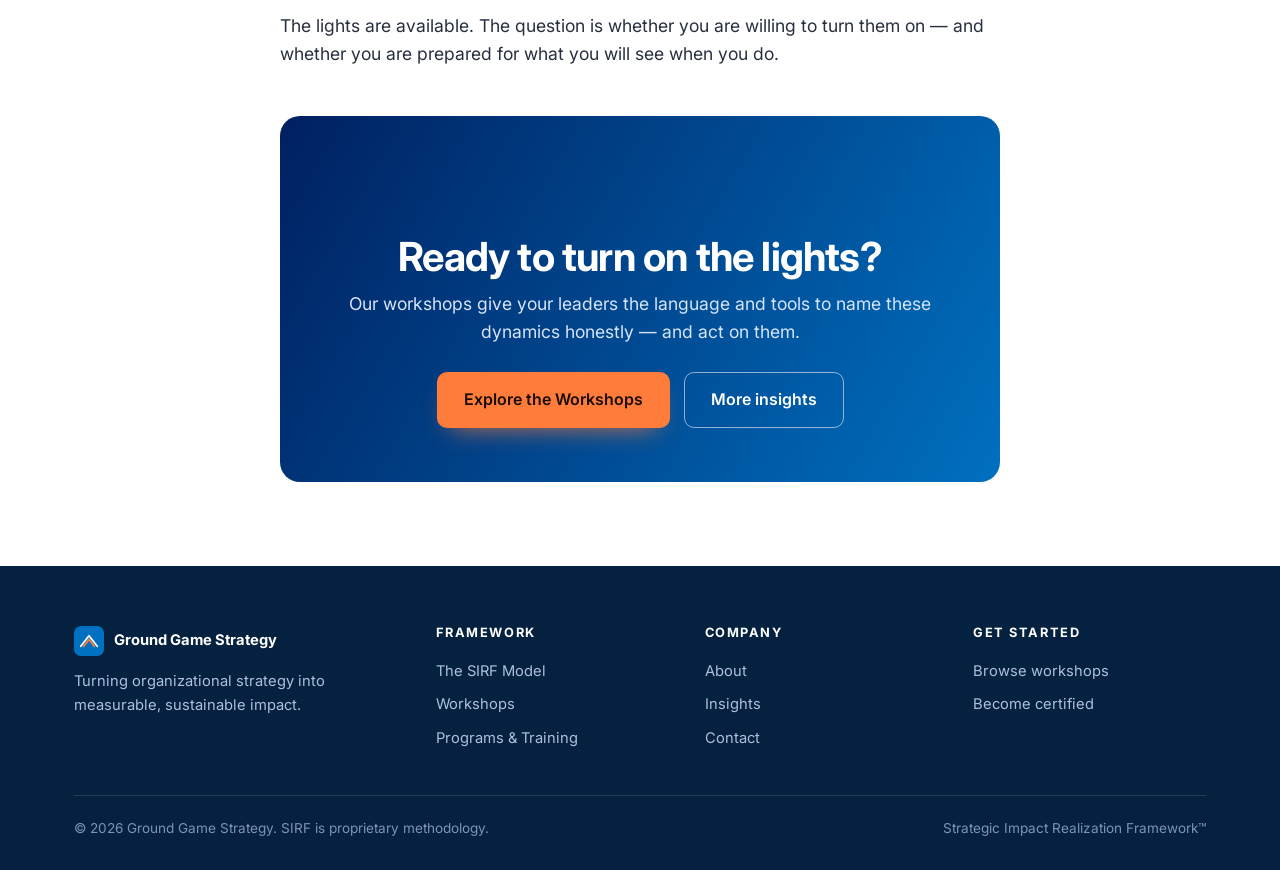
<file: insight-comfort-of-chaos.html>
<!DOCTYPE html>
<html lang="en">
<head>
<meta charset="UTF-8">
<meta name="viewport" content="width=device-width, initial-scale=1">
<title>The Comfort of Chaos — Ground Game Strategy</title>
<meta name="description" content="Why your organization may secretly prefer the problems it says it wants to solve — and what to do about it.">
<link rel="preconnect" href="https://fonts.googleapis.com">
<link rel="preconnect" href="https://fonts.gstatic.com" crossorigin>
<link href="https://fonts.googleapis.com/css2?family=Inter:wght@400;500;600;700&family=Fraunces:opsz,wght@9..144,500;9..144,600&display=swap" rel="stylesheet">
<link rel="stylesheet" href="styles.css">
</head>
<body>

<header class="site-header">
  <div class="wrap nav">
    <a class="brand" href="index.html">
      <svg class="mark" viewBox="0 0 40 40" fill="none" xmlns="http://www.w3.org/2000/svg" aria-hidden="true"><rect width="40" height="40" rx="9" fill="#002060"/><path d="M9 27 L20 13 L31 27" stroke="#0070C0" stroke-width="2.4" fill="none" stroke-linecap="round" stroke-linejoin="round"/><path d="M13 27 L20 18 L27 27" stroke="#FF7C3B" stroke-width="2.4" fill="none" stroke-linecap="round" stroke-linejoin="round"/><circle cx="20" cy="27" r="2.4" fill="#fff"/></svg>
      <span>Ground Game Strategy<small>Strategic Impact Realization</small></span>
    </a>
    <button class="nav-toggle" aria-label="Menu"><span></span><span></span><span></span></button>
    <ul class="nav-links">
      <li><a href="framework.html">The Framework</a></li>
      <li><a href="programs.html">Programs &amp; Training</a></li>
      <li><a href="insights.html">Insights</a></li>
      <li><a href="about.html">About</a></li>
      <li><a class="nav-cta" href="programs.html">Explore Workshops</a></li>
    </ul>
  </div>
</header>

<section class="section">
  <div class="wrap">
    <article class="article">
      <p class="breadcrumb" style="color:var(--mist)"><a href="insights.html">Insights</a> &nbsp;/&nbsp; The Comfort of Chaos</p>
      <p class="meta">Executive Perspectives · Leadership &amp; Organizational Change · March 2026</p>
      <h1>The Comfort of Chaos</h1>
      <p class="lead">Why your organization may secretly prefer the problems it says it wants to solve — and what to do about it.</p>

      <p>Here is an uncomfortable hypothesis worth sitting with: most people in your organization don't actually want their problems solved. Not fully. Not if solving them requires turning on the lights.</p>
      <p>This isn't cynicism. It's pattern recognition. Leaders invest in transformation initiatives, hire consultants, roll out new operating models, and champion alignment frameworks — and yet the same fundamental issues resurface a year later, wearing slightly different clothes. The dysfunction persists not because the solutions were wrong, but because dysfunction, for many people, is load-bearing. It holds things up that they need held up.</p>
      <p class="pull">Chaos is not just a byproduct of a misaligned organization. For some, it is the product. It is the fog that makes accountability impossible to enforce and waste impossible to see.</p>

      <h2>The Fog Is a Feature</h2>
      <p>In a chaotic, misaligned organization, a great deal can be hidden. Redundant headcount. Stalled decisions no one wants to own. Projects that persist long after their purpose has expired. Gaps between what is reported up and what is actually happening. When every team is running its own playbook and no one has a clear line of sight across the enterprise, there is simply too much noise to identify the signal.</p>
      <p>This is not accidental. Over time, organizations develop informal immune systems — people and behaviors whose function is to keep that fog in place. They may not even be fully conscious of it. But when a new initiative promises visibility, alignment, and shared accountability, something activates. Meetings multiply. Scope gets questioned. Priorities shift. The initiative slows, then stalls, then gets quietly absorbed into the very dysfunction it was meant to address.</p>

      <h2>Two Kinds of Resistance</h2>
      <p>Not all resistance to change looks the same, and leaders who treat it as monolithic will always be caught off guard. There are roughly two camps worth distinguishing.</p>
      <p>The first group genuinely wants improvement. They are frustrated by the dysfunction, they advocate loudly for change, and they mean it. But when the change process surfaces problems that touch their domain — their team's performance gaps, the inefficiency of their processes, the gap between their reported results and reality — their enthusiasm quietly cools. The desire for a better organization was real. The appetite for personal accountability within it was not.</p>
      <p>The second group is more deliberate. These are individuals who have built influence, identity, or safety inside the disorder. Their institutional knowledge is valuable precisely because the organization is opaque. Their access is real precisely because decisions require navigating them. Transparency is not an inconvenience for these people — it is an existential threat. They will protect their domain with the full force of organizational politics, and they are often very good at it.</p>
      <p class="pull">Both groups will tell you they support the initiative. Watch the behaviors, not the words.</p>

      <h2>What Gets Exposed When the Lights Come On</h2>
      <p>Genuine alignment does several things that feel dangerous to people who have been operating in the fog. It makes work visible — who is doing what, at what quality, toward which outcome. It makes decisions attributable — who called it, when, based on what. It makes results honest — the gap between what was promised and what was delivered can no longer be absorbed by organizational complexity.</p>
      <p>For leaders who have built narratives around their team's performance, this is exposure. For functions that have protected budget through ambiguity, this is a reckoning. For individuals whose influence depends on being a necessary middleman in a broken process, this is obsolescence. The stakes are real, and the people who feel them most acutely are often among the most senior and most politically capable in the organization. They know how to slow-walk a transformation without ever appearing to oppose it.</p>

      <h2>The Honest Conversation We Avoid</h2>
      <p>Organizations that keep cycling through transformation efforts without achieving transformation are, at some level, choosing to. Not through any single dramatic decision, but through a thousand small ones — the scope that gets narrowed, the timeline that gets extended, the metric that gets softened, the executive who decides this quarter isn't the moment to push.</p>
      <p>The hard truth is that we cannot change organizations by pretending that everyone wants them to change. We cannot achieve transparency by designing initiatives that allow people to opt out of being seen. And we cannot build accountability cultures while simultaneously protecting the people for whom accountability is most inconvenient.</p>
      <p>Real progress requires a clear-eyed diagnosis of the incentive landscape. Who benefits from the current state? What would they actually lose if this initiative succeeded? Are the people sponsoring the change willing to be as accountable as the people they are asking to change? These questions are rarely asked openly, and the silence around them is itself a symptom.</p>
      <p>The organizations that break the cycle are the ones brave enough to name this dynamic honestly — not in a blame-seeking way, but in a truth-seeking one. Change is not impeded by complexity. It is impeded by the people complexity protects. Until leaders are willing to say that, and to act on it with both compassion and consequence, the next transformation initiative will land exactly where the last one did: absorbed, diluted, and eventually forgotten.</p>
      <p>The lights are available. The question is whether you are willing to turn them on — and whether you are prepared for what you will see when you do.</p>

      <div class="cta-band fade-up" style="margin-top:48px">
        <h2>Ready to turn on the lights?</h2>
        <p>Our workshops give your leaders the language and tools to name these dynamics honestly — and act on them.</p>
        <div class="btn-row" style="justify-content:center"><a class="btn btn-primary" href="programs.html">Explore the Workshops</a><a class="btn btn-ghost" href="insights.html">More insights</a></div>
      </div>
    </article>
  </div>
</section>

<footer class="site-footer">
  <div class="wrap">
    <div class="foot-grid">
      <div><div class="foot-brand"><svg class="mark" viewBox="0 0 40 40" fill="none" xmlns="http://www.w3.org/2000/svg" aria-hidden="true"><rect width="40" height="40" rx="9" fill="#0070C0"/><path d="M9 27 L20 13 L31 27" stroke="#fff" stroke-width="2.4" fill="none" stroke-linecap="round" stroke-linejoin="round"/><path d="M13 27 L20 18 L27 27" stroke="#FF7C3B" stroke-width="2.4" fill="none" stroke-linecap="round" stroke-linejoin="round"/></svg>Ground Game Strategy</div><p style="max-width:30ch">Turning organizational strategy into measurable, sustainable impact.</p></div>
      <div><h4>Framework</h4><a href="framework.html">The SIRF Model</a><a href="programs.html#workshops">Workshops</a><a href="programs.html">Programs &amp; Training</a></div>
      <div><h4>Company</h4><a href="about.html">About</a><a href="insights.html">Insights</a><a href="contact.html">Contact</a></div>
      <div><h4>Get started</h4><a href="programs.html">Browse workshops</a><a href="programs.html">Become certified</a></div>
    </div>
    <div class="foot-bottom"><span>© 2026 Ground Game Strategy. SIRF is proprietary methodology.</span><span>Strategic Impact Realization Framework™</span></div>
  </div>
</footer>
<script src="site.js"></script>
</body>
</html>
</file>
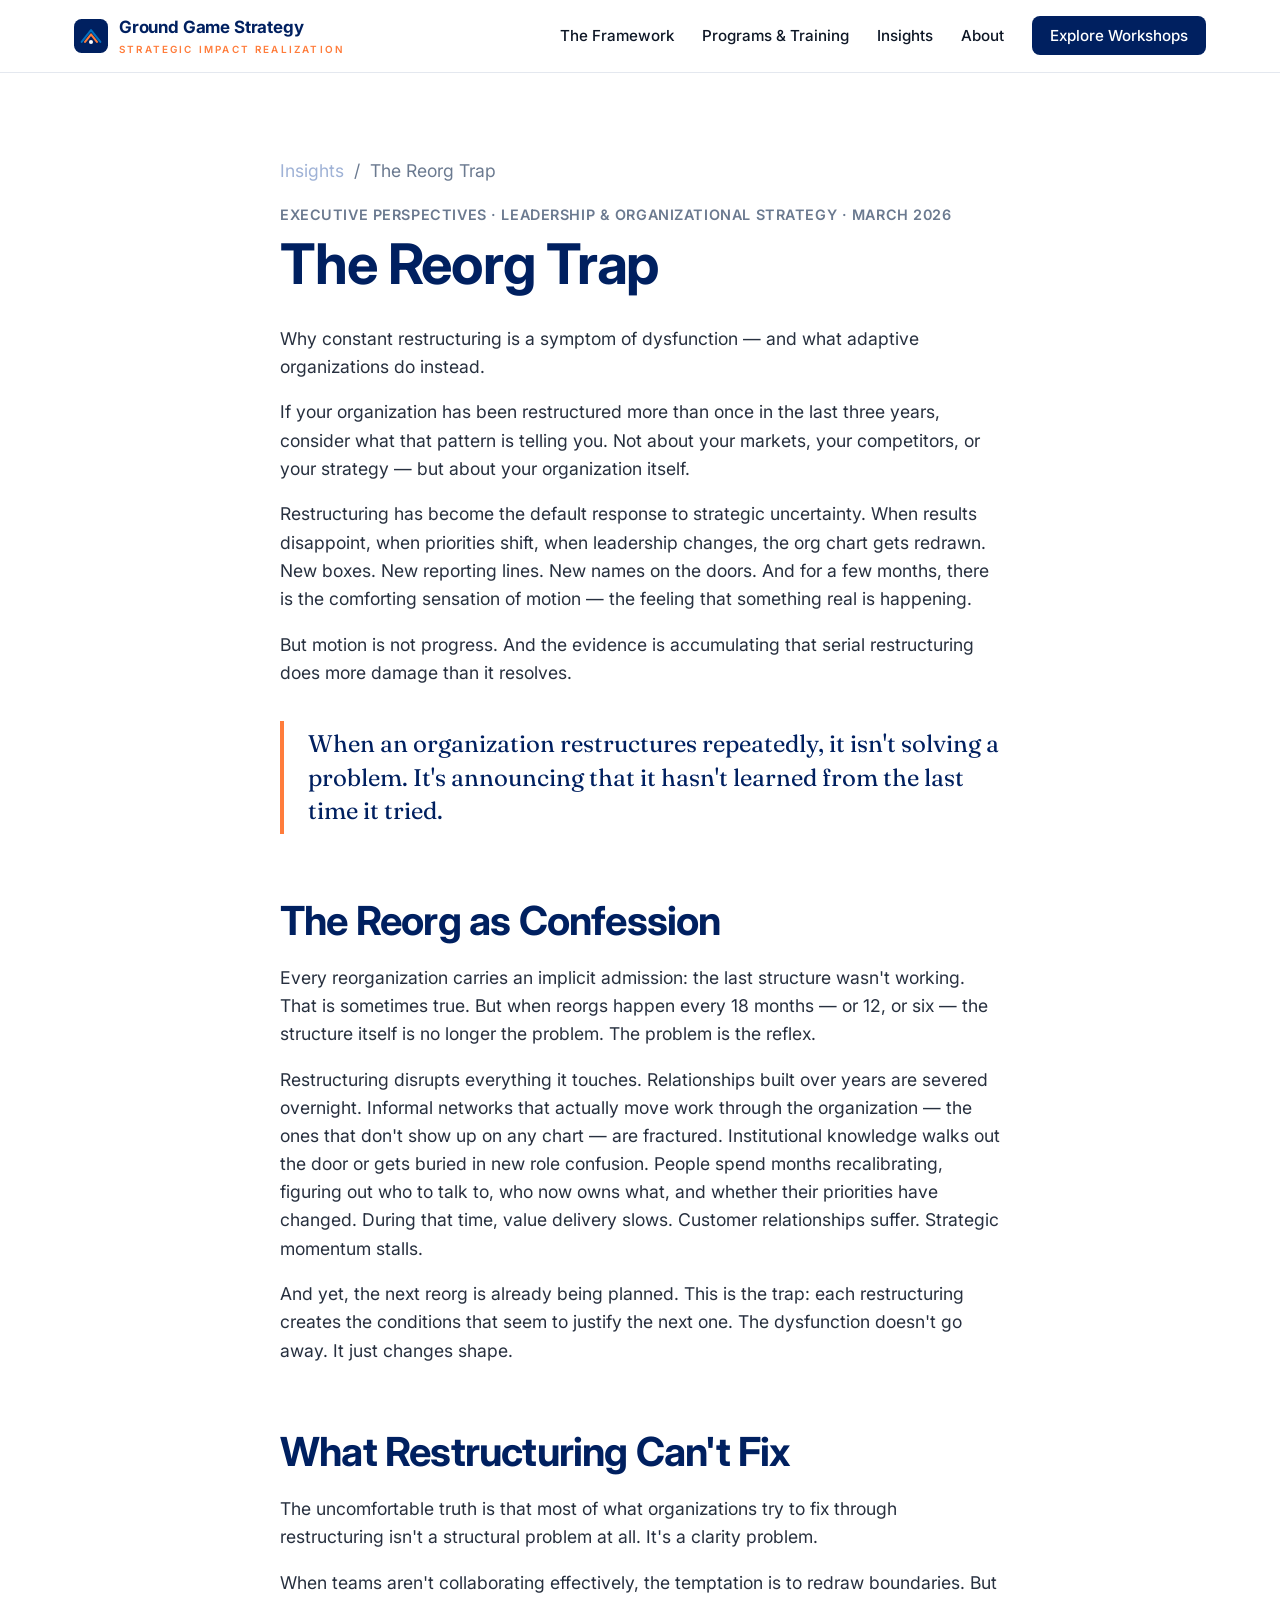
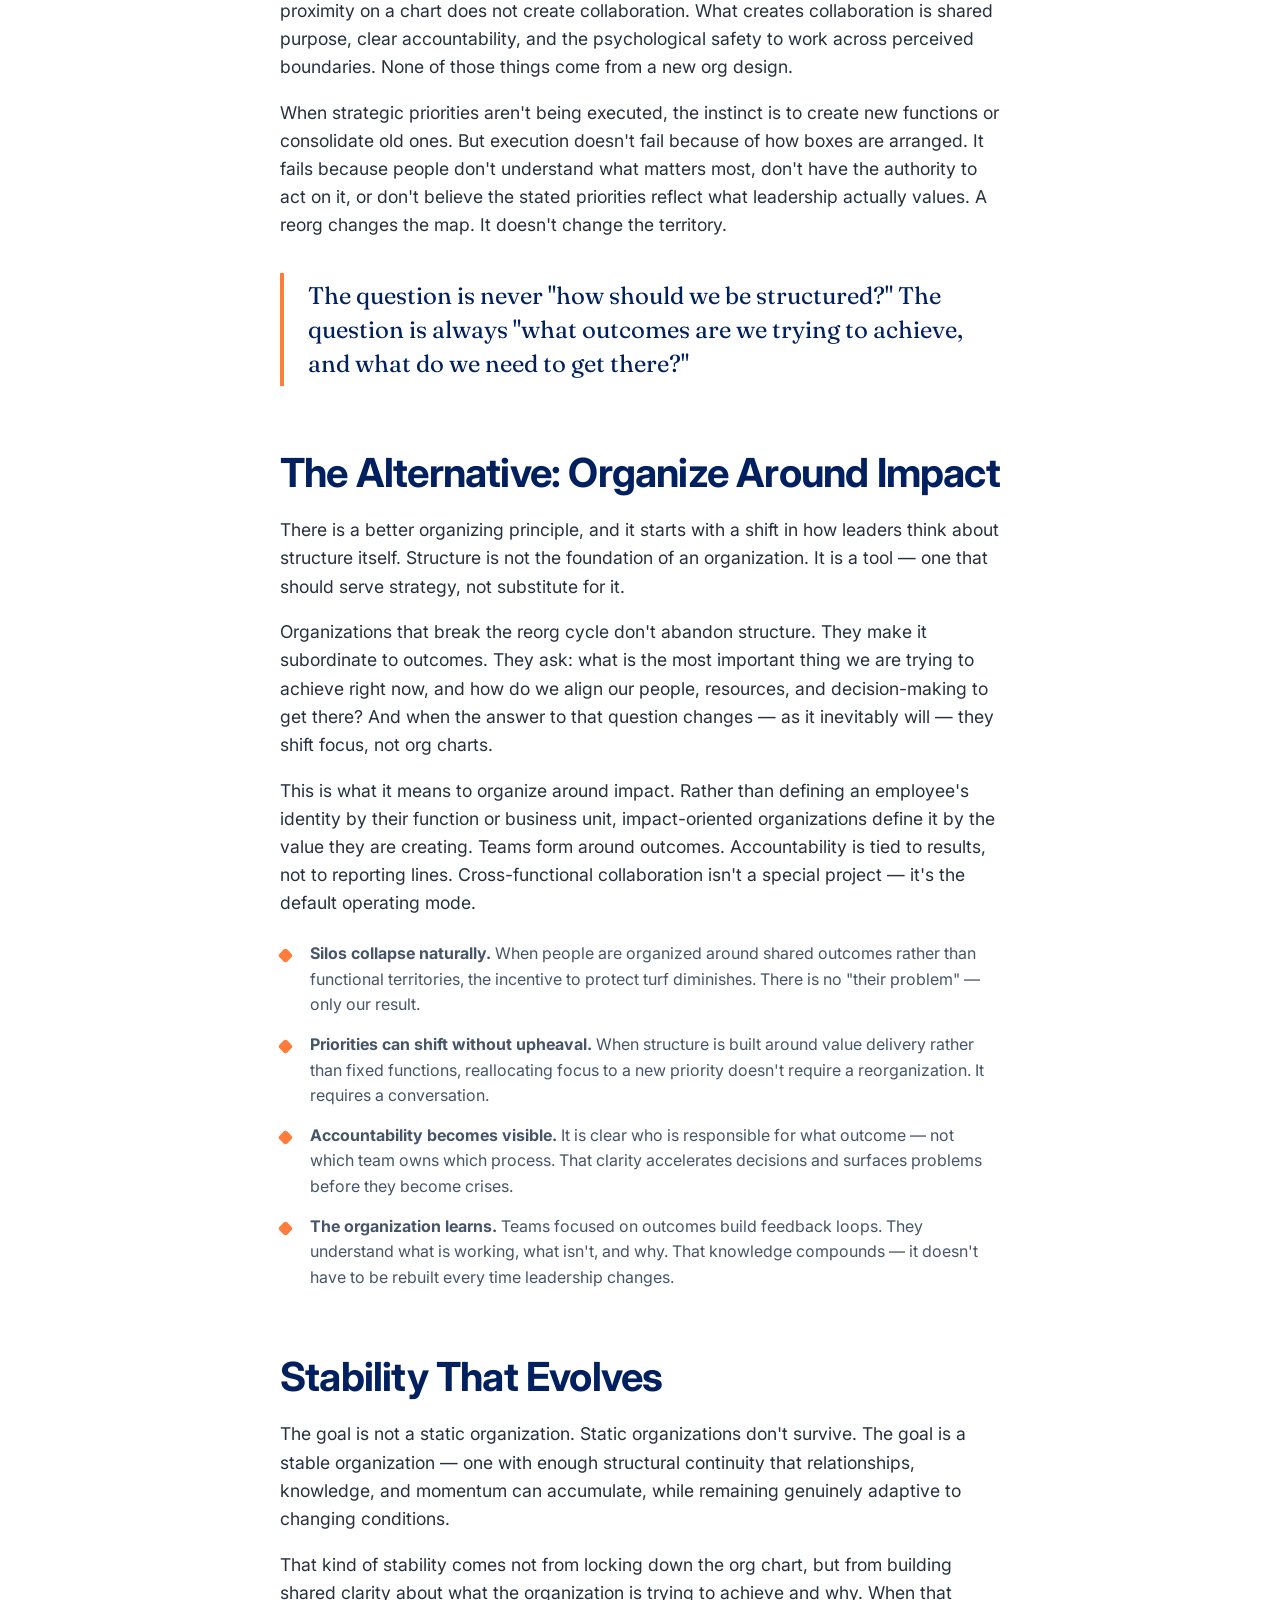
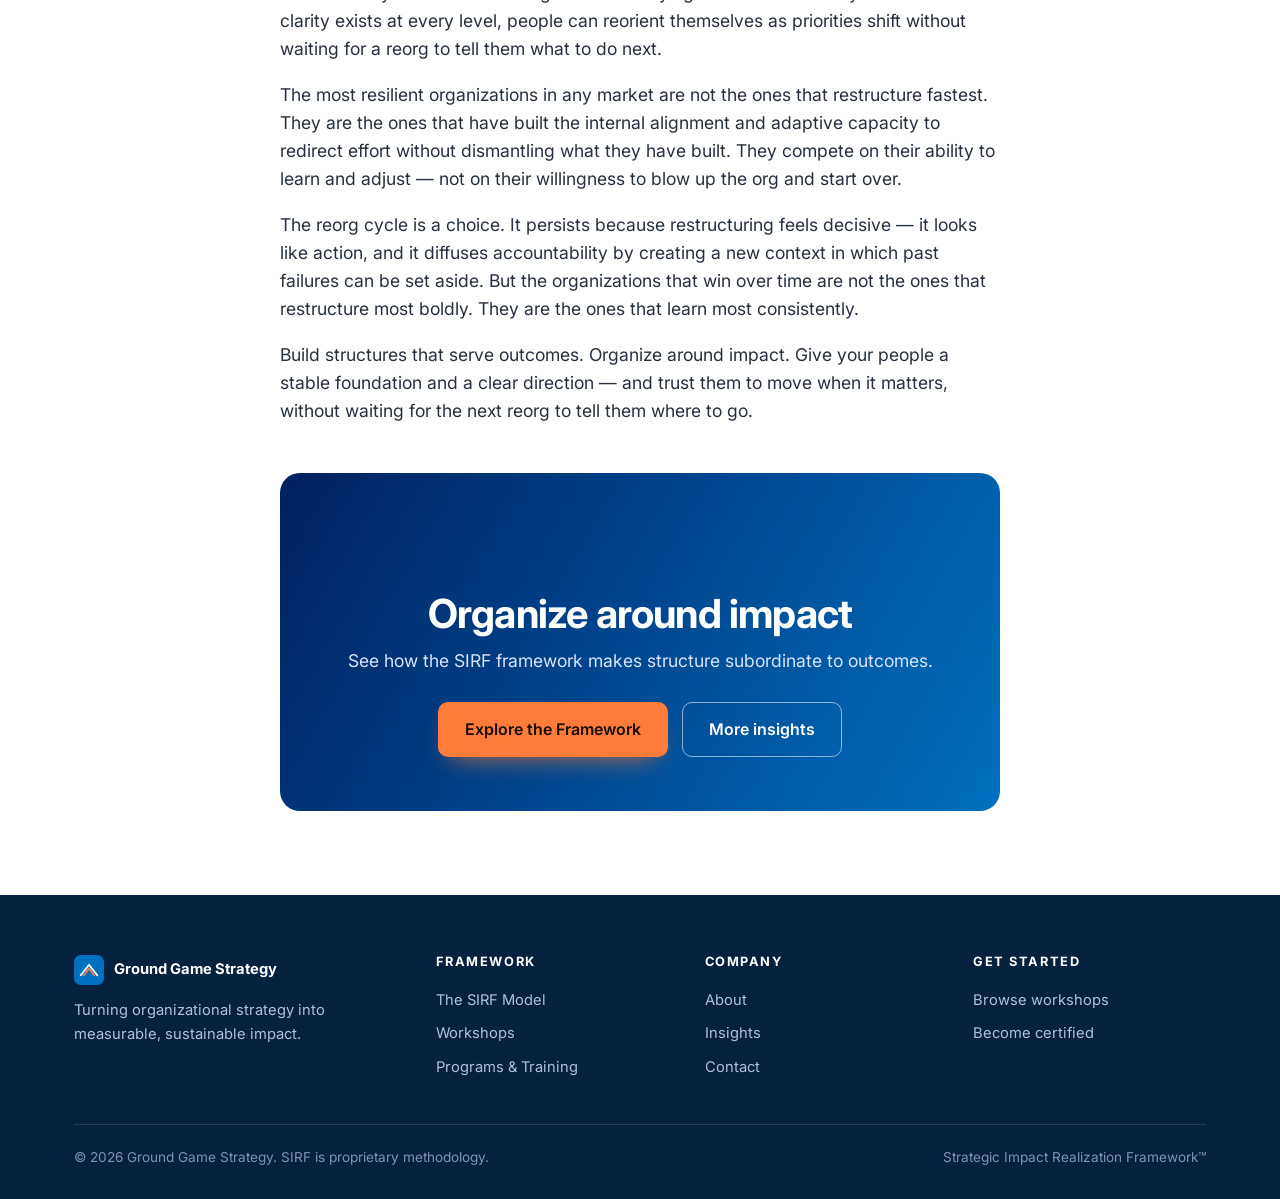
<file: insight-reorg-trap.html>
<!DOCTYPE html>
<html lang="en">
<head>
<meta charset="UTF-8">
<meta name="viewport" content="width=device-width, initial-scale=1">
<title>The Reorg Trap — Ground Game Strategy</title>
<meta name="description" content="Why constant restructuring is a symptom of dysfunction — and what adaptive organizations do instead.">
<link rel="preconnect" href="https://fonts.googleapis.com">
<link rel="preconnect" href="https://fonts.gstatic.com" crossorigin>
<link href="https://fonts.googleapis.com/css2?family=Inter:wght@400;500;600;700&family=Fraunces:opsz,wght@9..144,500;9..144,600&display=swap" rel="stylesheet">
<link rel="stylesheet" href="styles.css">
</head>
<body>

<header class="site-header">
  <div class="wrap nav">
    <a class="brand" href="index.html">
      <svg class="mark" viewBox="0 0 40 40" fill="none" xmlns="http://www.w3.org/2000/svg" aria-hidden="true"><rect width="40" height="40" rx="9" fill="#002060"/><path d="M9 27 L20 13 L31 27" stroke="#0070C0" stroke-width="2.4" fill="none" stroke-linecap="round" stroke-linejoin="round"/><path d="M13 27 L20 18 L27 27" stroke="#FF7C3B" stroke-width="2.4" fill="none" stroke-linecap="round" stroke-linejoin="round"/><circle cx="20" cy="27" r="2.4" fill="#fff"/></svg>
      <span>Ground Game Strategy<small>Strategic Impact Realization</small></span>
    </a>
    <button class="nav-toggle" aria-label="Menu"><span></span><span></span><span></span></button>
    <ul class="nav-links">
      <li><a href="framework.html">The Framework</a></li>
      <li><a href="programs.html">Programs &amp; Training</a></li>
      <li><a href="insights.html">Insights</a></li>
      <li><a href="about.html">About</a></li>
      <li><a class="nav-cta" href="programs.html">Explore Workshops</a></li>
    </ul>
  </div>
</header>

<section class="section">
  <div class="wrap">
    <article class="article">
      <p class="breadcrumb" style="color:var(--mist)"><a href="insights.html">Insights</a> &nbsp;/&nbsp; The Reorg Trap</p>
      <p class="meta">Executive Perspectives · Leadership &amp; Organizational Strategy · March 2026</p>
      <h1>The Reorg Trap</h1>
      <p class="lead">Why constant restructuring is a symptom of dysfunction — and what adaptive organizations do instead.</p>

      <p>If your organization has been restructured more than once in the last three years, consider what that pattern is telling you. Not about your markets, your competitors, or your strategy — but about your organization itself.</p>
      <p>Restructuring has become the default response to strategic uncertainty. When results disappoint, when priorities shift, when leadership changes, the org chart gets redrawn. New boxes. New reporting lines. New names on the doors. And for a few months, there is the comforting sensation of motion — the feeling that something real is happening.</p>
      <p>But motion is not progress. And the evidence is accumulating that serial restructuring does more damage than it resolves.</p>
      <p class="pull">When an organization restructures repeatedly, it isn't solving a problem. It's announcing that it hasn't learned from the last time it tried.</p>

      <h2>The Reorg as Confession</h2>
      <p>Every reorganization carries an implicit admission: the last structure wasn't working. That is sometimes true. But when reorgs happen every 18 months — or 12, or six — the structure itself is no longer the problem. The problem is the reflex.</p>
      <p>Restructuring disrupts everything it touches. Relationships built over years are severed overnight. Informal networks that actually move work through the organization — the ones that don't show up on any chart — are fractured. Institutional knowledge walks out the door or gets buried in new role confusion. People spend months recalibrating, figuring out who to talk to, who now owns what, and whether their priorities have changed. During that time, value delivery slows. Customer relationships suffer. Strategic momentum stalls.</p>
      <p>And yet, the next reorg is already being planned. This is the trap: each restructuring creates the conditions that seem to justify the next one. The dysfunction doesn't go away. It just changes shape.</p>

      <h2>What Restructuring Can't Fix</h2>
      <p>The uncomfortable truth is that most of what organizations try to fix through restructuring isn't a structural problem at all. It's a clarity problem.</p>
      <p>When teams aren't collaborating effectively, the temptation is to redraw boundaries. But proximity on a chart does not create collaboration. What creates collaboration is shared purpose, clear accountability, and the psychological safety to work across perceived boundaries. None of those things come from a new org design.</p>
      <p>When strategic priorities aren't being executed, the instinct is to create new functions or consolidate old ones. But execution doesn't fail because of how boxes are arranged. It fails because people don't understand what matters most, don't have the authority to act on it, or don't believe the stated priorities reflect what leadership actually values. A reorg changes the map. It doesn't change the territory.</p>
      <p class="pull">The question is never "how should we be structured?" The question is always "what outcomes are we trying to achieve, and what do we need to get there?"</p>

      <h2>The Alternative: Organize Around Impact</h2>
      <p>There is a better organizing principle, and it starts with a shift in how leaders think about structure itself. Structure is not the foundation of an organization. It is a tool — one that should serve strategy, not substitute for it.</p>
      <p>Organizations that break the reorg cycle don't abandon structure. They make it subordinate to outcomes. They ask: what is the most important thing we are trying to achieve right now, and how do we align our people, resources, and decision-making to get there? And when the answer to that question changes — as it inevitably will — they shift focus, not org charts.</p>
      <p>This is what it means to organize around impact. Rather than defining an employee's identity by their function or business unit, impact-oriented organizations define it by the value they are creating. Teams form around outcomes. Accountability is tied to results, not to reporting lines. Cross-functional collaboration isn't a special project — it's the default operating mode.</p>
      <ul class="kicker-list" style="margin:24px 0">
        <li><strong>Silos collapse naturally.</strong> When people are organized around shared outcomes rather than functional territories, the incentive to protect turf diminishes. There is no "their problem" — only our result.</li>
        <li><strong>Priorities can shift without upheaval.</strong> When structure is built around value delivery rather than fixed functions, reallocating focus to a new priority doesn't require a reorganization. It requires a conversation.</li>
        <li><strong>Accountability becomes visible.</strong> It is clear who is responsible for what outcome — not which team owns which process. That clarity accelerates decisions and surfaces problems before they become crises.</li>
        <li><strong>The organization learns.</strong> Teams focused on outcomes build feedback loops. They understand what is working, what isn't, and why. That knowledge compounds — it doesn't have to be rebuilt every time leadership changes.</li>
      </ul>

      <h2>Stability That Evolves</h2>
      <p>The goal is not a static organization. Static organizations don't survive. The goal is a stable organization — one with enough structural continuity that relationships, knowledge, and momentum can accumulate, while remaining genuinely adaptive to changing conditions.</p>
      <p>That kind of stability comes not from locking down the org chart, but from building shared clarity about what the organization is trying to achieve and why. When that clarity exists at every level, people can reorient themselves as priorities shift without waiting for a reorg to tell them what to do next.</p>
      <p>The most resilient organizations in any market are not the ones that restructure fastest. They are the ones that have built the internal alignment and adaptive capacity to redirect effort without dismantling what they have built. They compete on their ability to learn and adjust — not on their willingness to blow up the org and start over.</p>
      <p>The reorg cycle is a choice. It persists because restructuring feels decisive — it looks like action, and it diffuses accountability by creating a new context in which past failures can be set aside. But the organizations that win over time are not the ones that restructure most boldly. They are the ones that learn most consistently.</p>
      <p>Build structures that serve outcomes. Organize around impact. Give your people a stable foundation and a clear direction — and trust them to move when it matters, without waiting for the next reorg to tell them where to go.</p>

      <div class="cta-band fade-up" style="margin-top:48px">
        <h2>Organize around impact</h2>
        <p>See how the SIRF framework makes structure subordinate to outcomes.</p>
        <div class="btn-row" style="justify-content:center"><a class="btn btn-primary" href="framework.html">Explore the Framework</a><a class="btn btn-ghost" href="insights.html">More insights</a></div>
      </div>
    </article>
  </div>
</section>

<footer class="site-footer">
  <div class="wrap">
    <div class="foot-grid">
      <div><div class="foot-brand"><svg class="mark" viewBox="0 0 40 40" fill="none" xmlns="http://www.w3.org/2000/svg" aria-hidden="true"><rect width="40" height="40" rx="9" fill="#0070C0"/><path d="M9 27 L20 13 L31 27" stroke="#fff" stroke-width="2.4" fill="none" stroke-linecap="round" stroke-linejoin="round"/><path d="M13 27 L20 18 L27 27" stroke="#FF7C3B" stroke-width="2.4" fill="none" stroke-linecap="round" stroke-linejoin="round"/></svg>Ground Game Strategy</div><p style="max-width:30ch">Turning organizational strategy into measurable, sustainable impact.</p></div>
      <div><h4>Framework</h4><a href="framework.html">The SIRF Model</a><a href="programs.html#workshops">Workshops</a><a href="programs.html">Programs &amp; Training</a></div>
      <div><h4>Company</h4><a href="about.html">About</a><a href="insights.html">Insights</a><a href="contact.html">Contact</a></div>
      <div><h4>Get started</h4><a href="programs.html">Browse workshops</a><a href="programs.html">Become certified</a></div>
    </div>
    <div class="foot-bottom"><span>© 2026 Ground Game Strategy. SIRF is proprietary methodology.</span><span>Strategic Impact Realization Framework™</span></div>
  </div>
</footer>
<script src="site.js"></script>
</body>
</html>
</file>
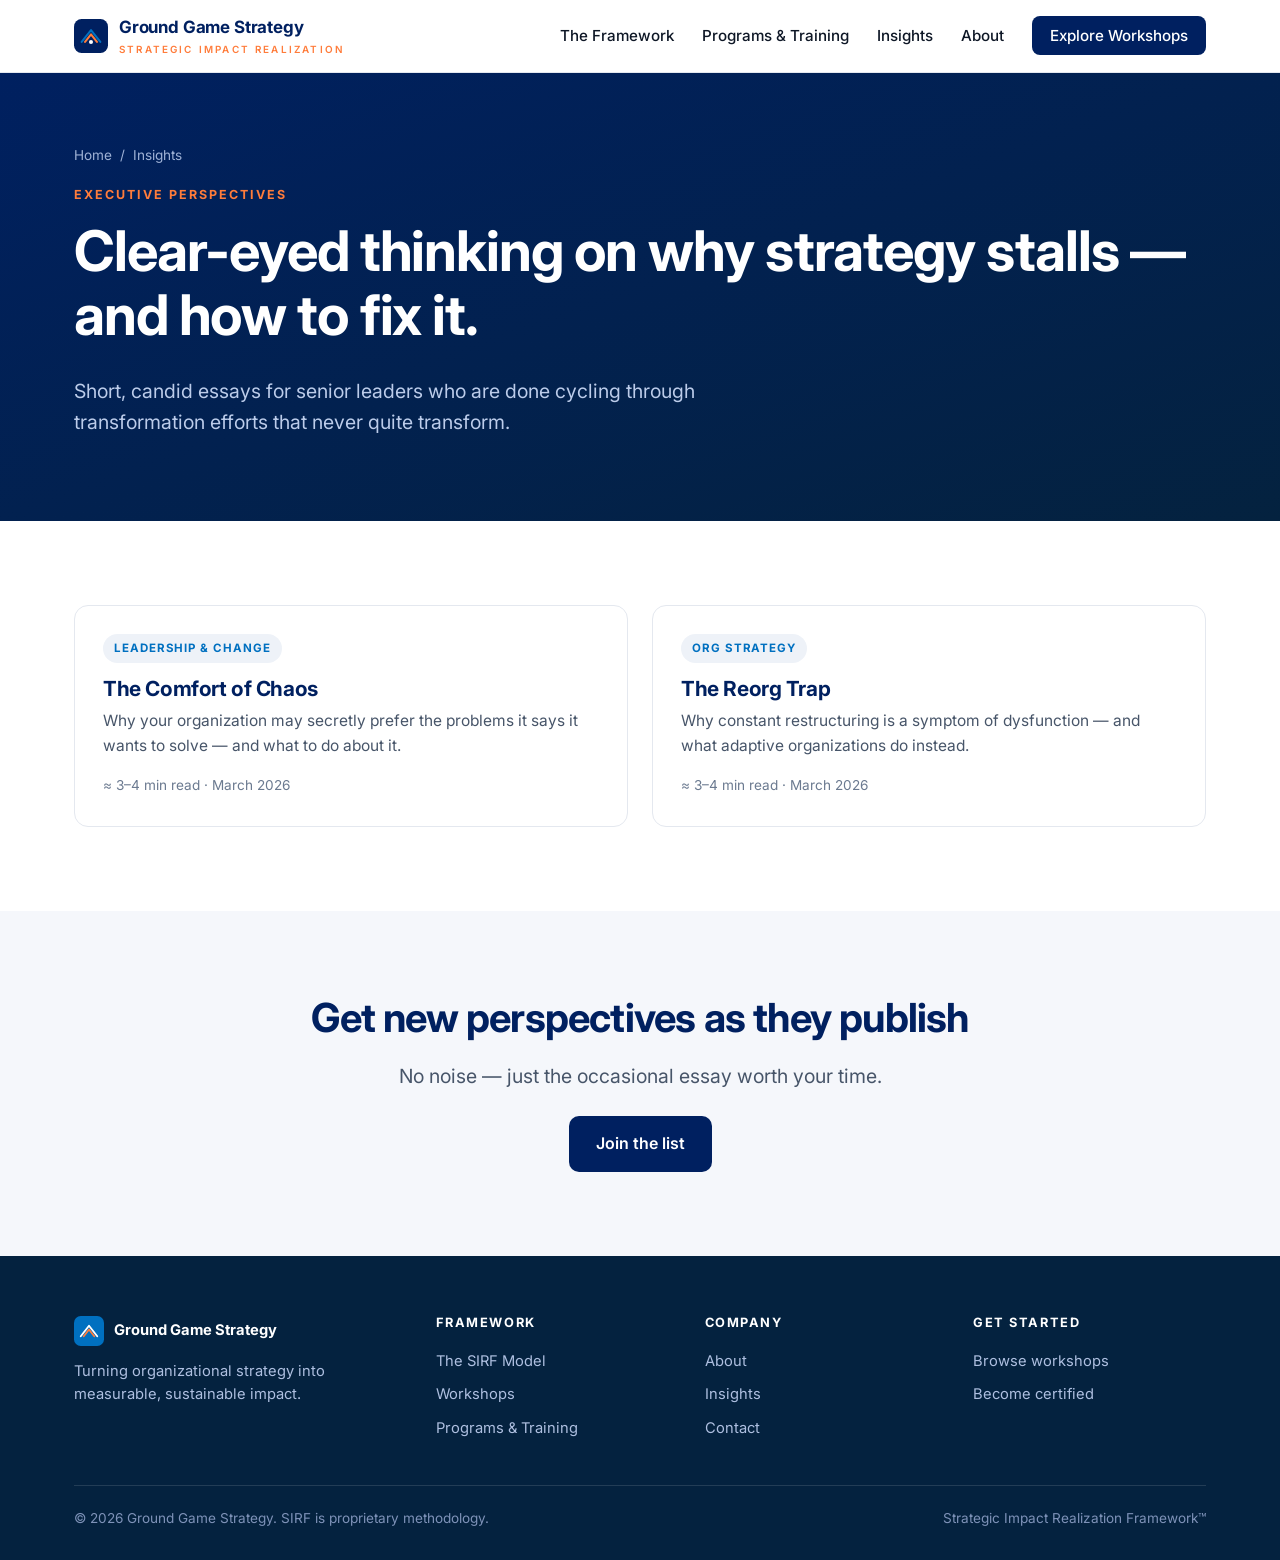
<file: insights.html>
<!DOCTYPE html>
<html lang="en">
<head>
<meta charset="UTF-8">
<meta name="viewport" content="width=device-width, initial-scale=1">
<title>Insights — Ground Game Strategy</title>
<meta name="description" content="Executive Perspectives on leadership, organizational change, and strategy execution from Ground Game Strategy.">
<link rel="preconnect" href="https://fonts.googleapis.com">
<link rel="preconnect" href="https://fonts.gstatic.com" crossorigin>
<link href="https://fonts.googleapis.com/css2?family=Inter:wght@400;500;600;700&family=Fraunces:opsz,wght@9..144,500;9..144,600&display=swap" rel="stylesheet">
<link rel="stylesheet" href="styles.css">
</head>
<body>

<header class="site-header">
  <div class="wrap nav">
    <a class="brand" href="index.html">
      <svg class="mark" viewBox="0 0 40 40" fill="none" xmlns="http://www.w3.org/2000/svg" aria-hidden="true"><rect width="40" height="40" rx="9" fill="#002060"/><path d="M9 27 L20 13 L31 27" stroke="#0070C0" stroke-width="2.4" fill="none" stroke-linecap="round" stroke-linejoin="round"/><path d="M13 27 L20 18 L27 27" stroke="#FF7C3B" stroke-width="2.4" fill="none" stroke-linecap="round" stroke-linejoin="round"/><circle cx="20" cy="27" r="2.4" fill="#fff"/></svg>
      <span>Ground Game Strategy<small>Strategic Impact Realization</small></span>
    </a>
    <button class="nav-toggle" aria-label="Menu"><span></span><span></span><span></span></button>
    <ul class="nav-links">
      <li><a href="framework.html">The Framework</a></li>
      <li><a href="programs.html">Programs &amp; Training</a></li>
      <li><a href="insights.html">Insights</a></li>
      <li><a href="about.html">About</a></li>
      <li><a class="nav-cta" href="programs.html">Explore Workshops</a></li>
    </ul>
  </div>
</header>

<section class="page-hero">
  <div class="wrap">
    <p class="breadcrumb"><a href="index.html">Home</a> &nbsp;/&nbsp; Insights</p>
    <p class="eyebrow">Executive Perspectives</p>
    <h1>Clear-eyed thinking on why strategy stalls — and how to fix it.</h1>
    <p class="lead">Short, candid essays for senior leaders who are done cycling through transformation efforts that never quite transform.</p>
  </div>
</section>

<section class="section">
  <div class="wrap">
    <div class="grid g-2">
      <a class="card fade-up" href="insight-comfort-of-chaos.html" style="display:block">
        <span class="tag">Leadership &amp; Change</span>
        <h3 style="margin-top:14px">The Comfort of Chaos</h3>
        <p style="margin-bottom:14px">Why your organization may secretly prefer the problems it says it wants to solve — and what to do about it.</p>
        <span class="muted" style="font-size:.85rem">≈ 3–4 min read · March 2026</span>
      </a>
      <a class="card fade-up" href="insight-reorg-trap.html" style="display:block">
        <span class="tag">Org Strategy</span>
        <h3 style="margin-top:14px">The Reorg Trap</h3>
        <p style="margin-bottom:14px">Why constant restructuring is a symptom of dysfunction — and what adaptive organizations do instead.</p>
        <span class="muted" style="font-size:.85rem">≈ 3–4 min read · March 2026</span>
      </a>
    </div>
  </div>
</section>

<section class="section bg-cloud">
  <div class="wrap center">
    <h2>Get new perspectives as they publish</h2>
    <p class="lead mx-auto" style="margin-bottom:24px">No noise — just the occasional essay worth your time.</p>
    <a class="btn btn-dark" href="contact.html">Join the list</a>
  </div>
</section>

<footer class="site-footer">
  <div class="wrap">
    <div class="foot-grid">
      <div><div class="foot-brand"><svg class="mark" viewBox="0 0 40 40" fill="none" xmlns="http://www.w3.org/2000/svg" aria-hidden="true"><rect width="40" height="40" rx="9" fill="#0070C0"/><path d="M9 27 L20 13 L31 27" stroke="#fff" stroke-width="2.4" fill="none" stroke-linecap="round" stroke-linejoin="round"/><path d="M13 27 L20 18 L27 27" stroke="#FF7C3B" stroke-width="2.4" fill="none" stroke-linecap="round" stroke-linejoin="round"/></svg>Ground Game Strategy</div><p style="max-width:30ch">Turning organizational strategy into measurable, sustainable impact.</p></div>
      <div><h4>Framework</h4><a href="framework.html">The SIRF Model</a><a href="programs.html#workshops">Workshops</a><a href="programs.html">Programs &amp; Training</a></div>
      <div><h4>Company</h4><a href="about.html">About</a><a href="insights.html">Insights</a><a href="contact.html">Contact</a></div>
      <div><h4>Get started</h4><a href="programs.html">Browse workshops</a><a href="programs.html">Become certified</a></div>
    </div>
    <div class="foot-bottom"><span>© 2026 Ground Game Strategy. SIRF is proprietary methodology.</span><span>Strategic Impact Realization Framework™</span></div>
  </div>
</footer>
<script src="site.js"></script>
</body>
</html>
</file>
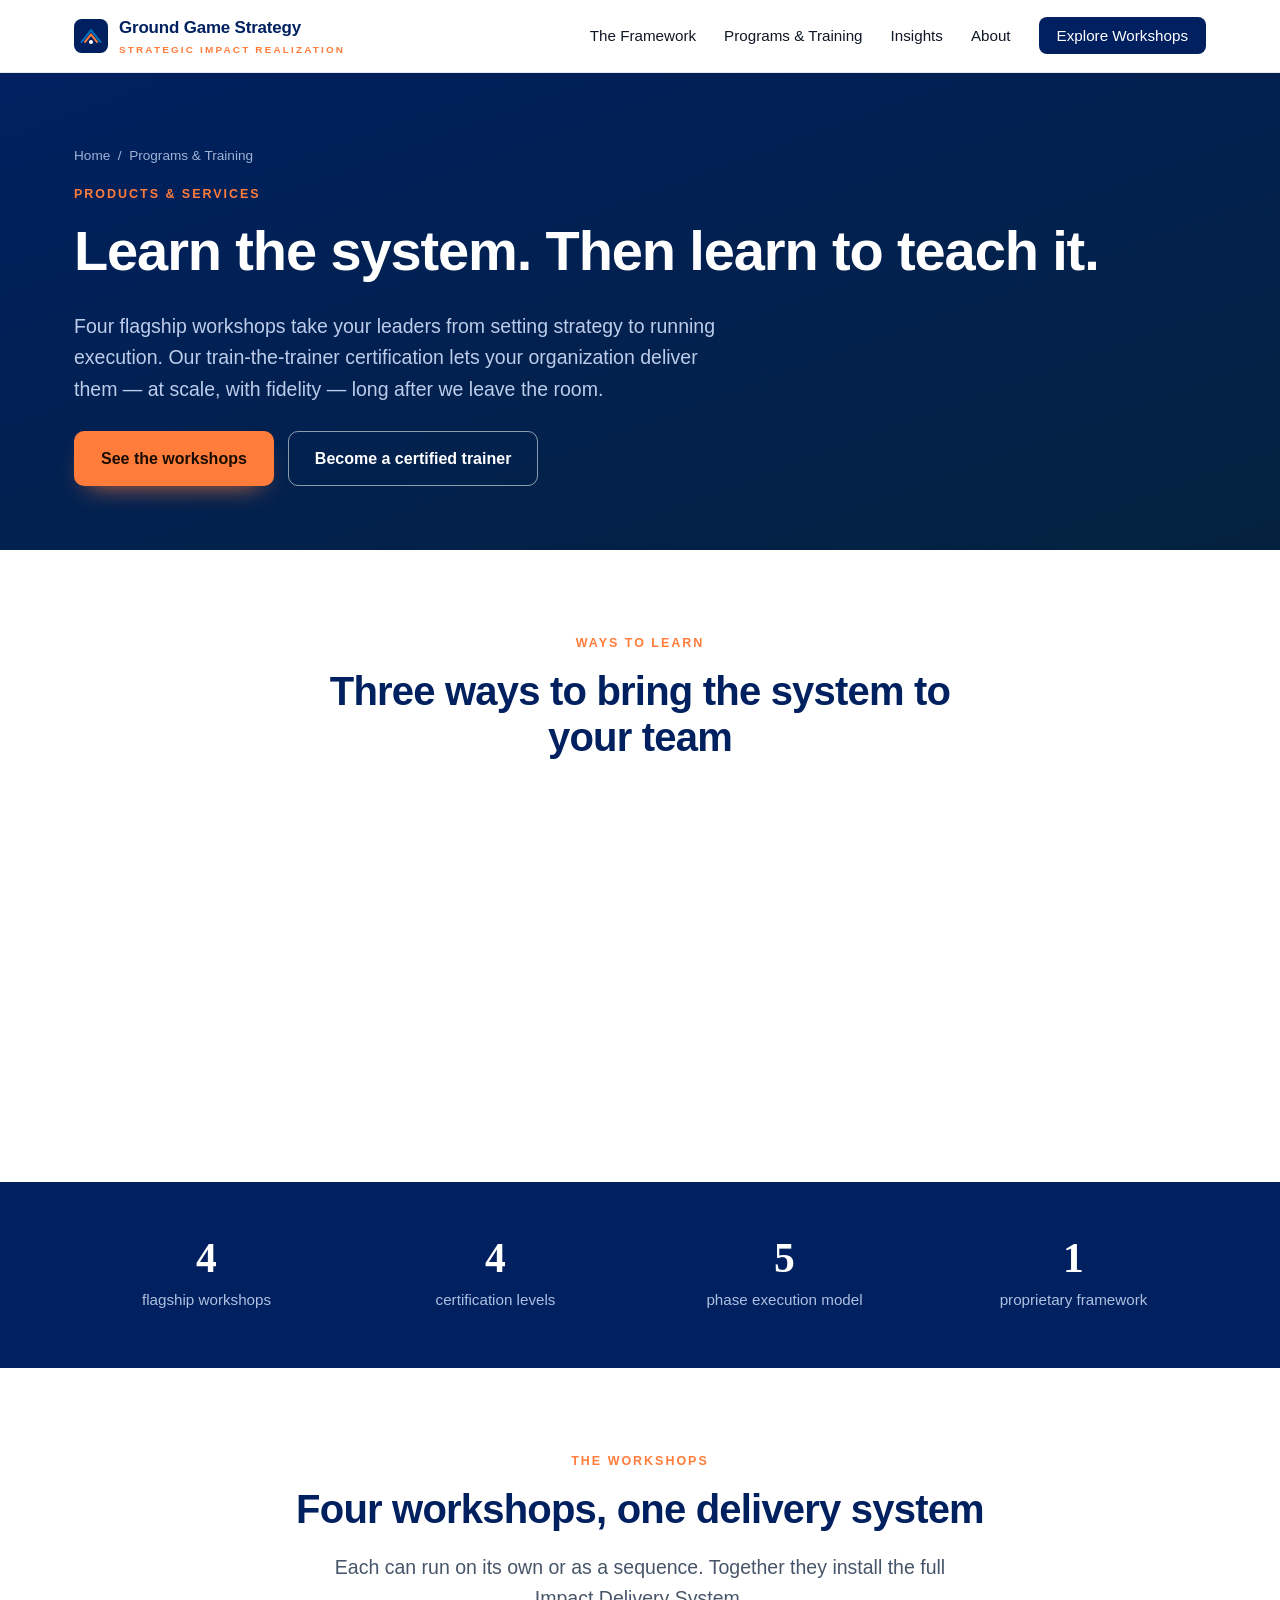
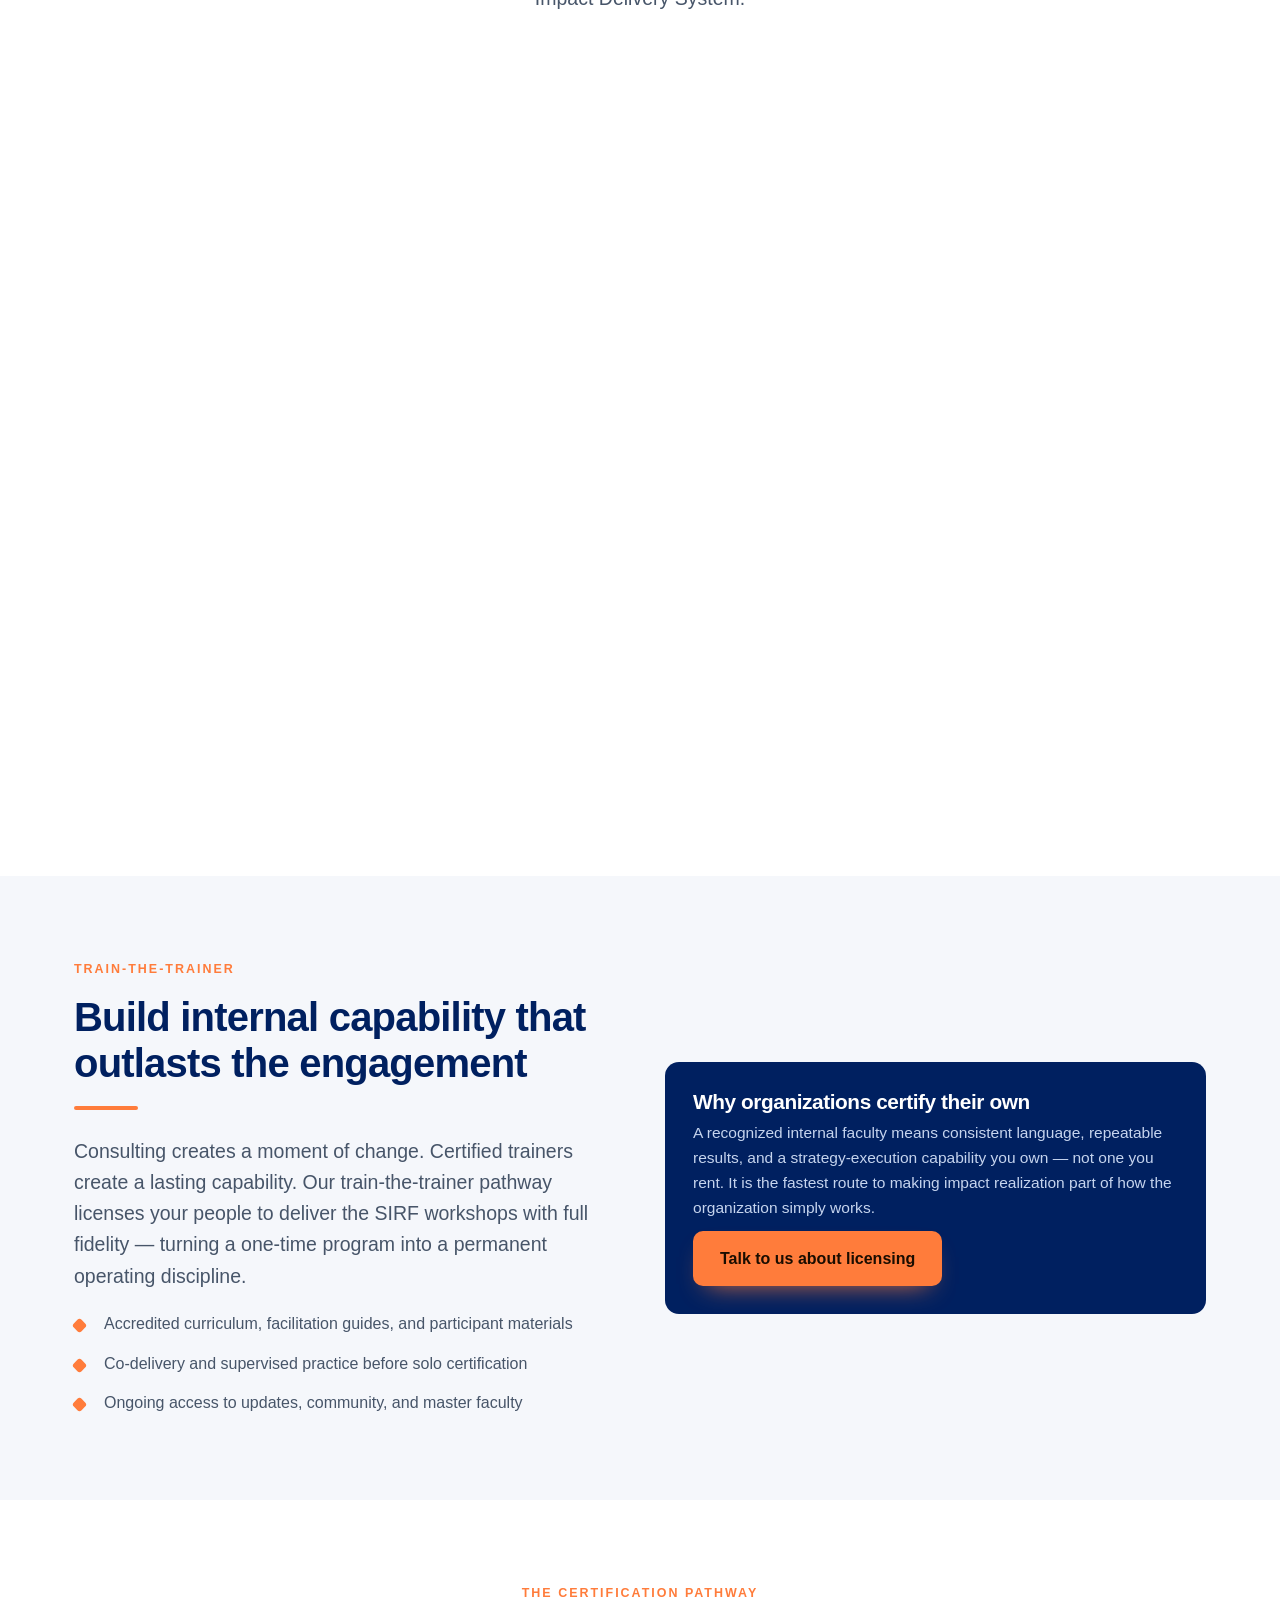
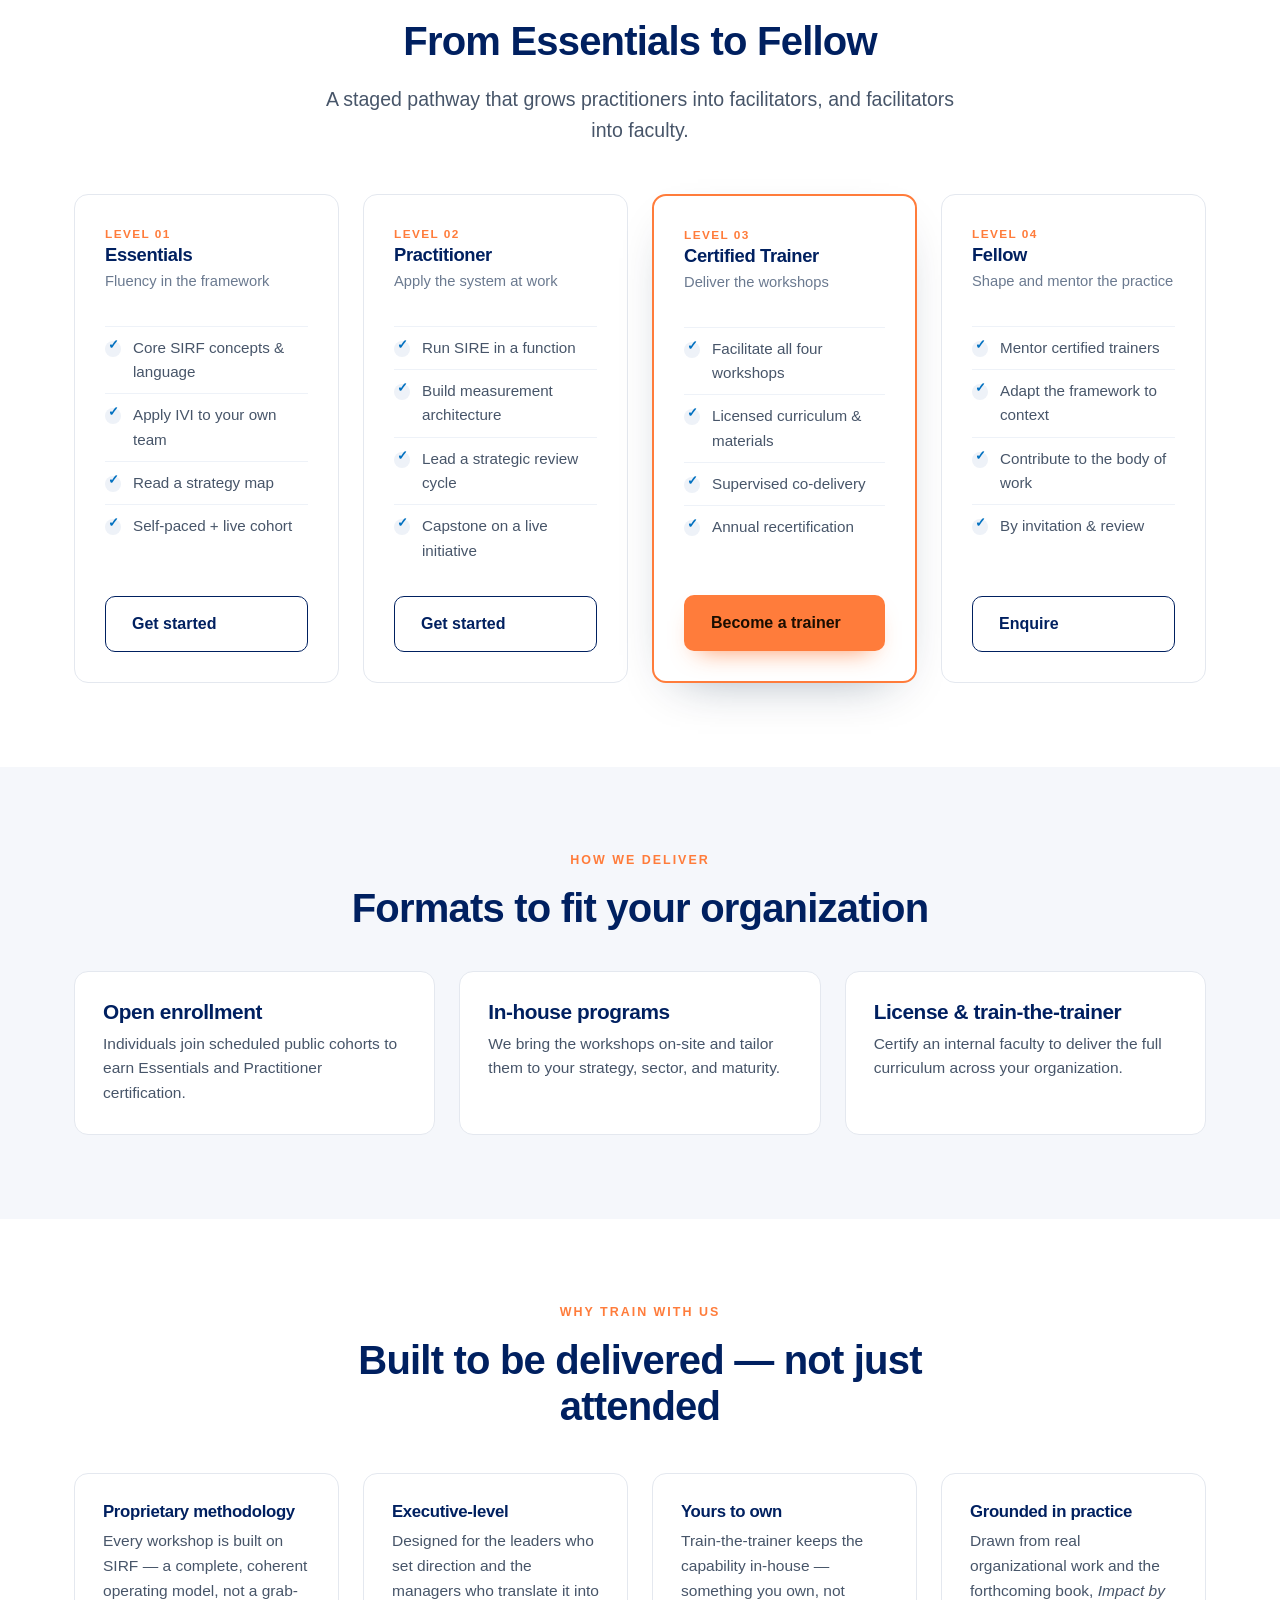
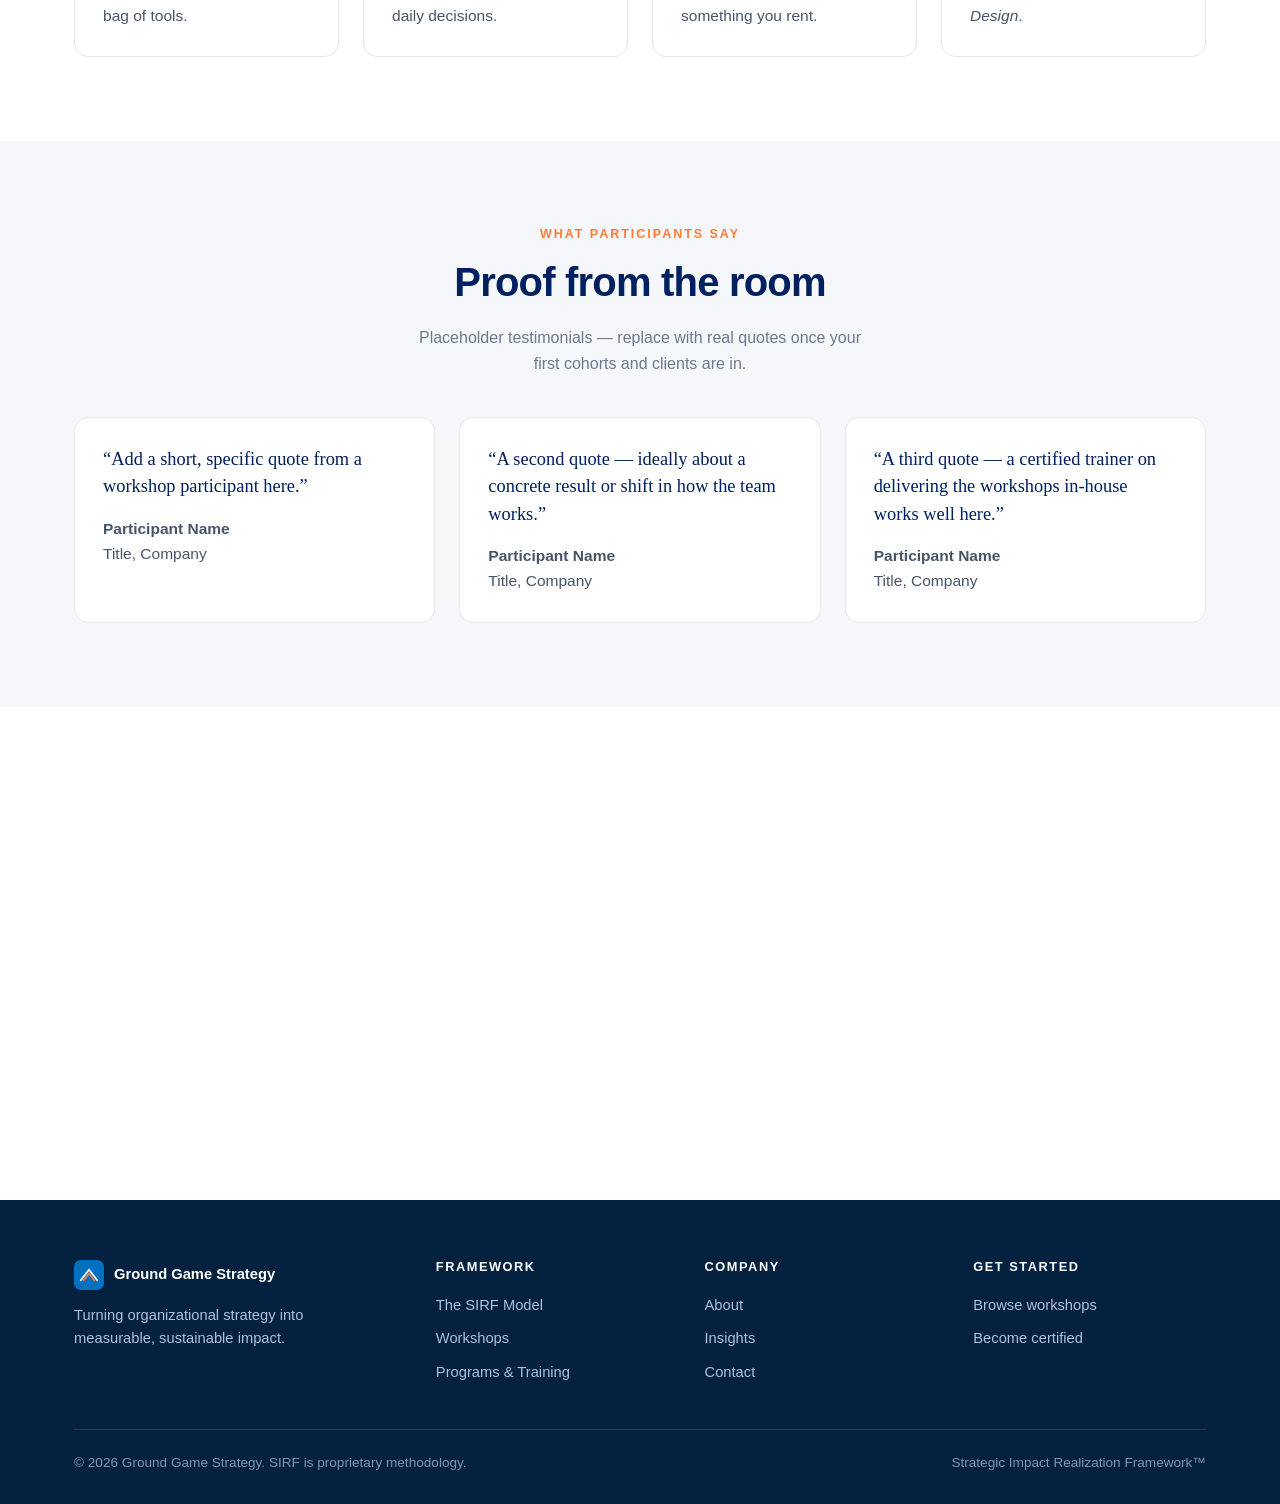
<file: orca.html>
<!DOCTYPE html>
<html lang="en">
<head>
<meta charset="UTF-8">
<meta http-equiv="refresh" content="0; url=programs.html">
<title>Redirecting…</title>
<link rel="canonical" href="programs.html">
</head>
<body>
<p>This page has moved. <a href="programs.html">Go to Workshops &amp; Training</a>.</p>
</body>
</html>
</file>
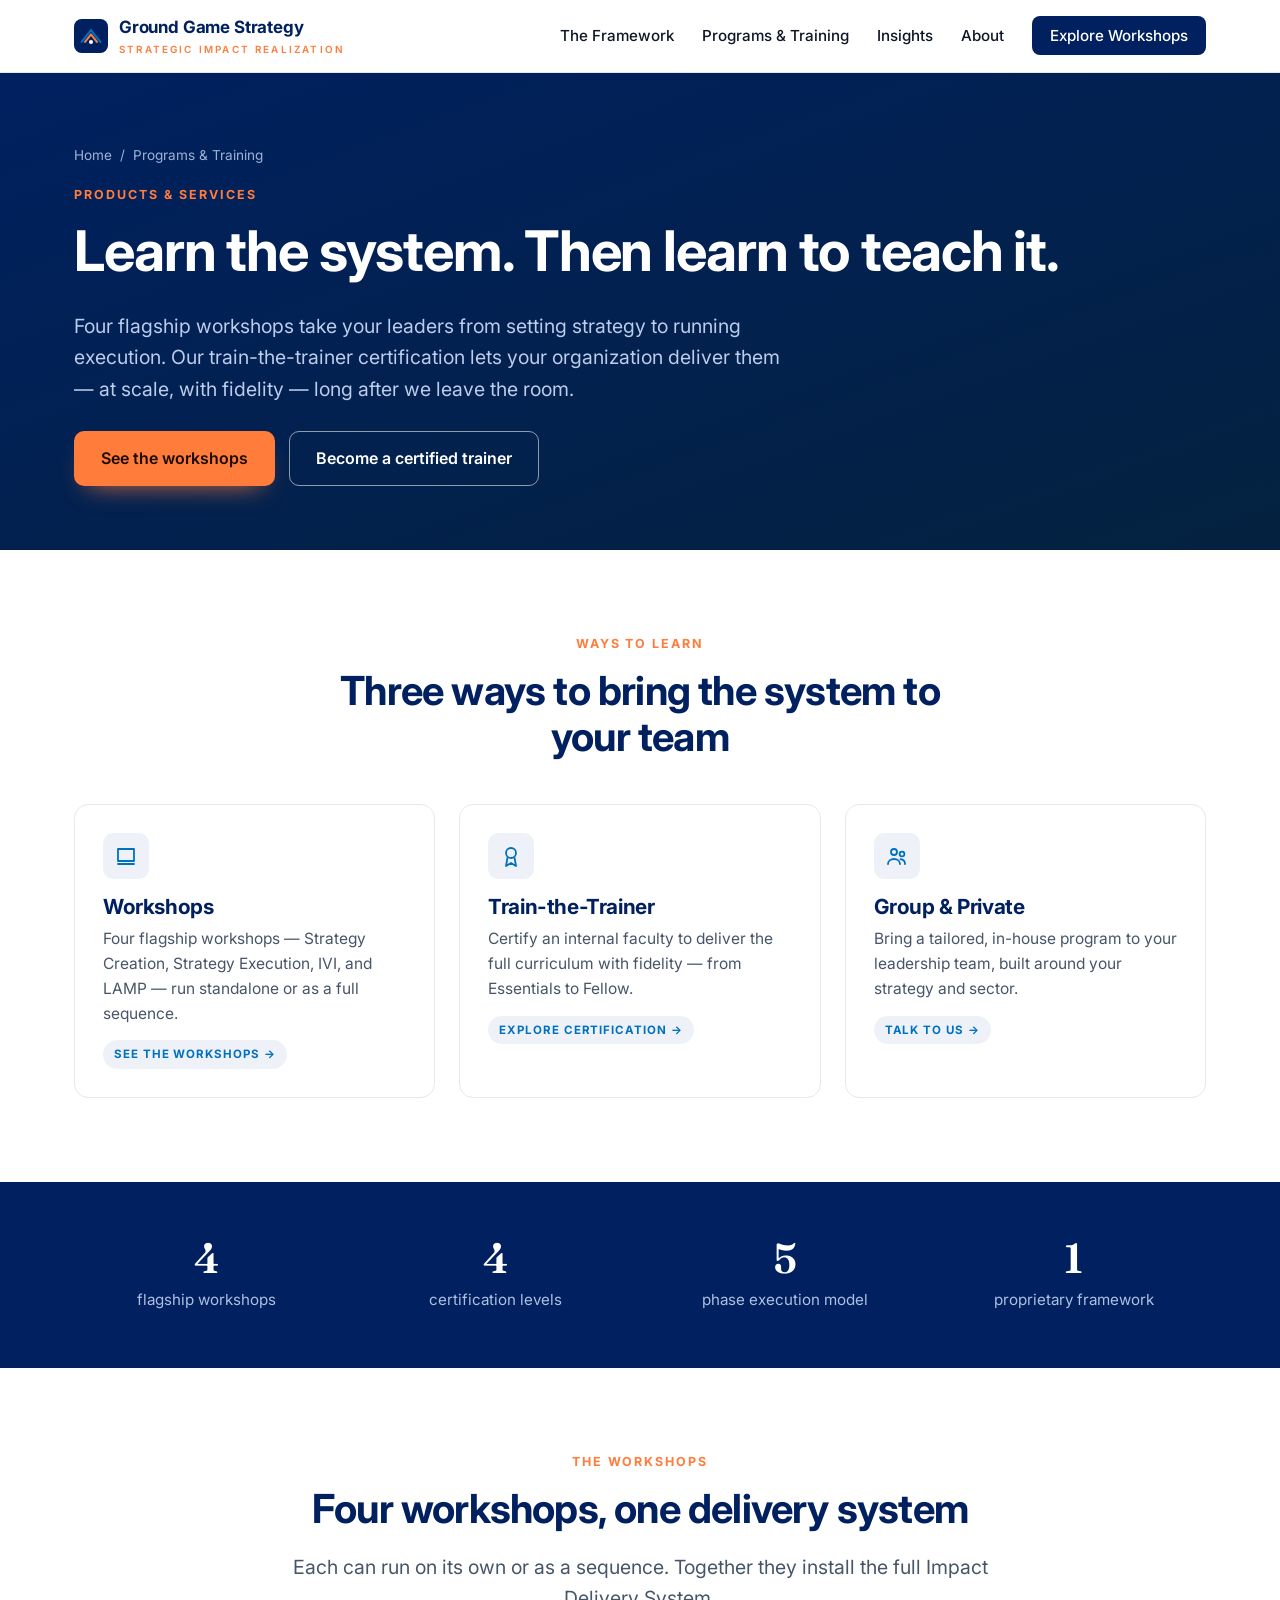
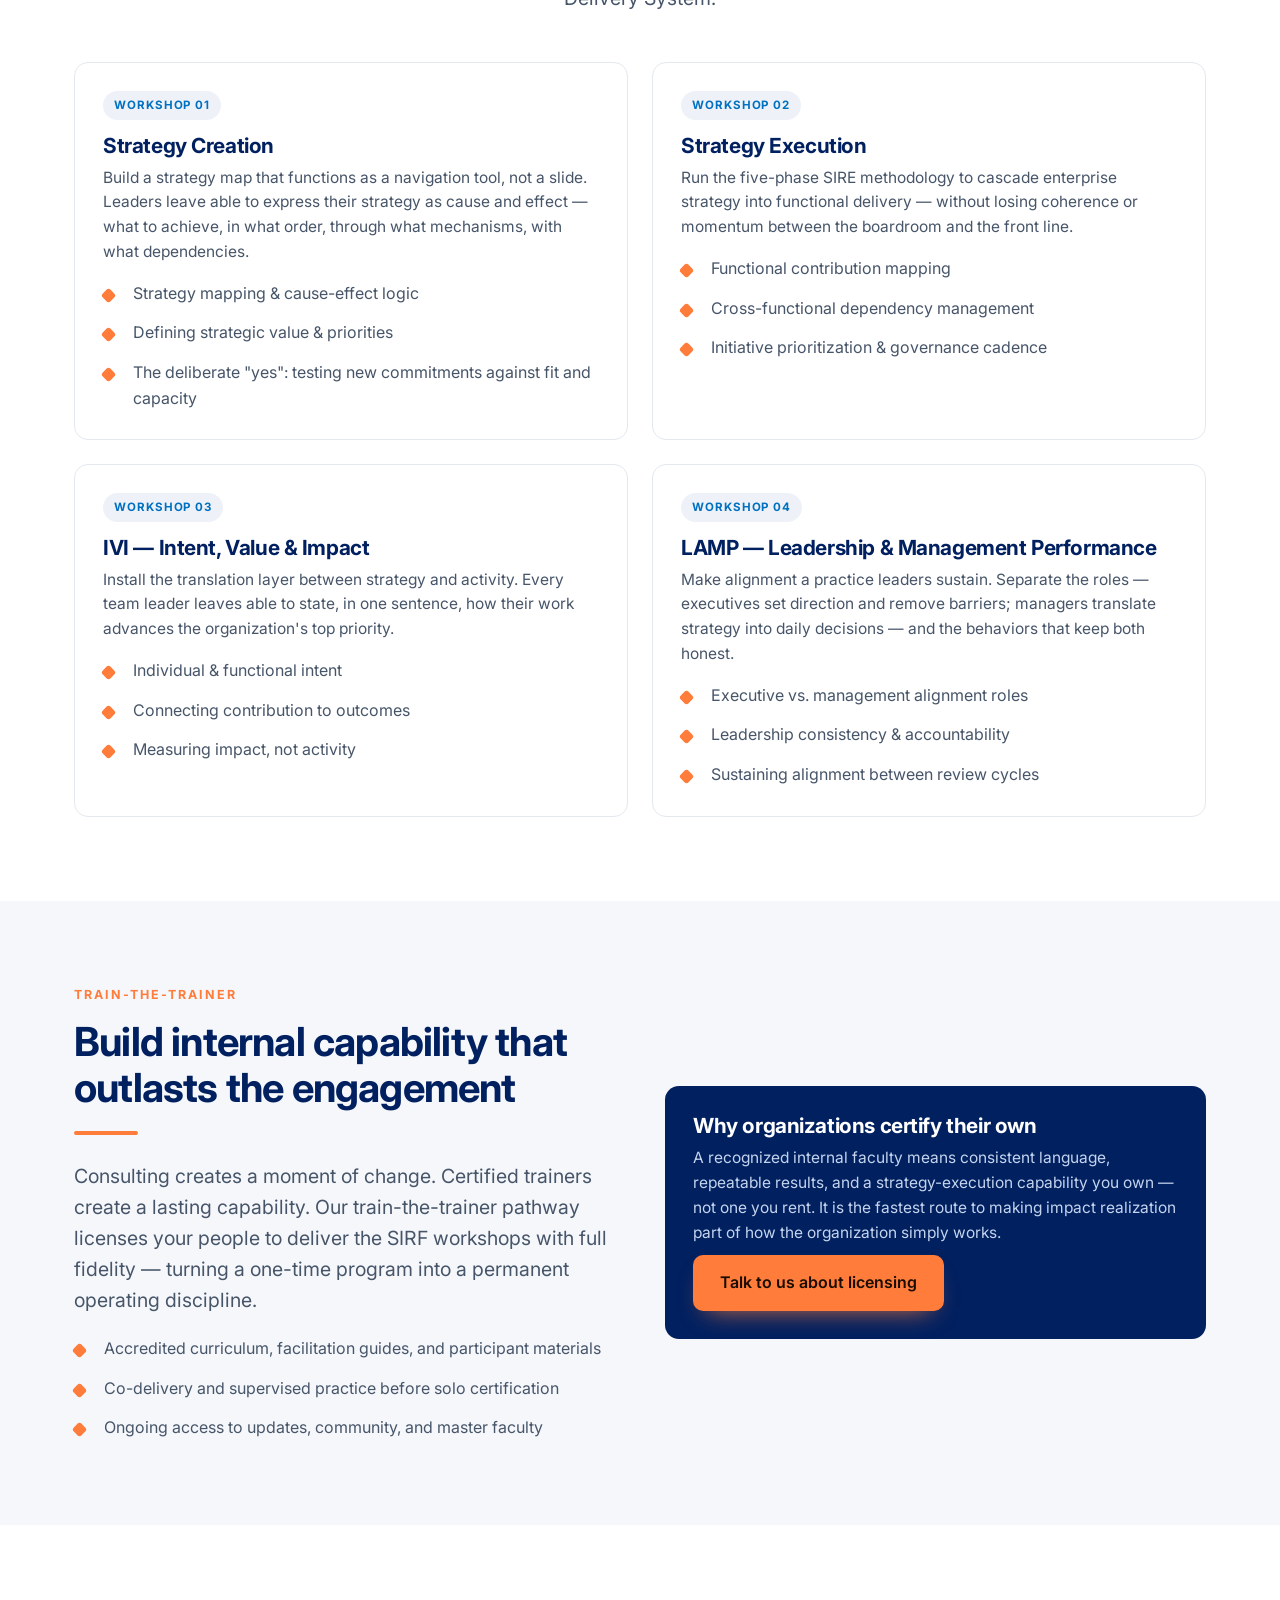
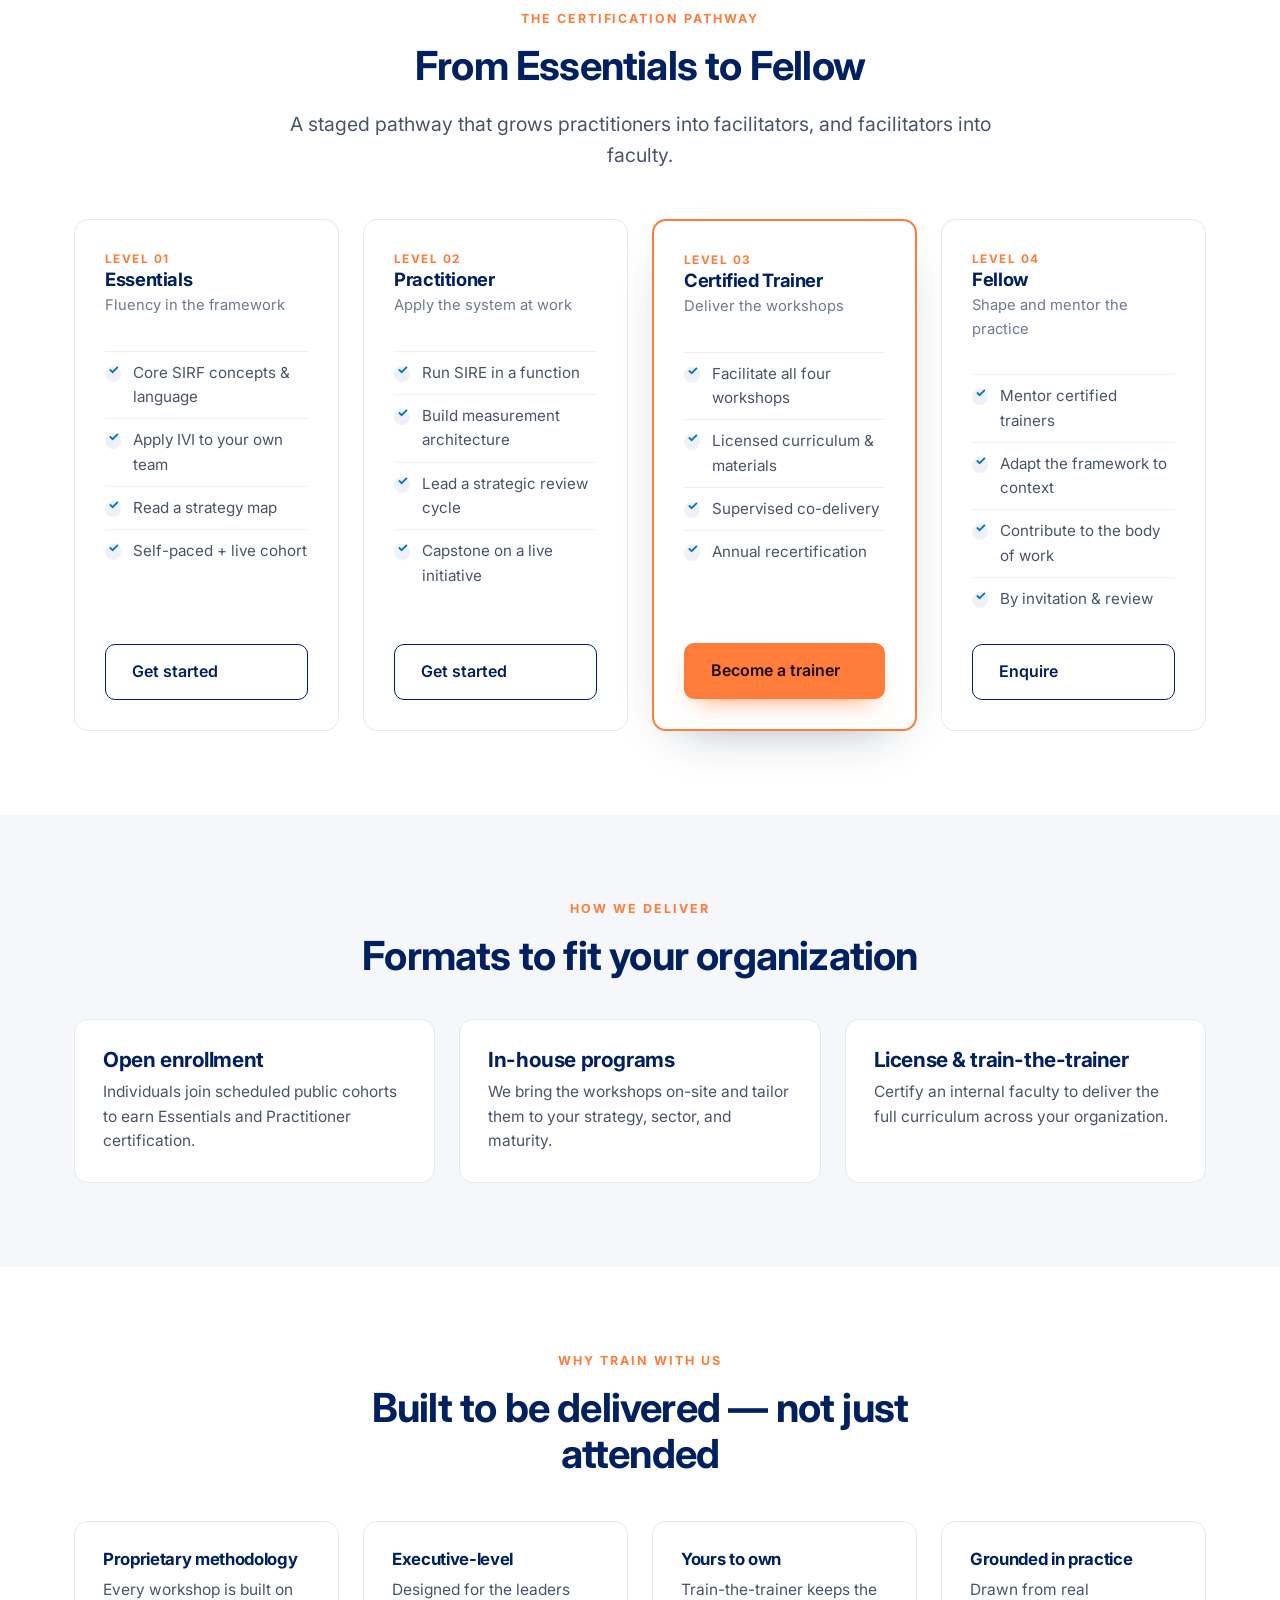
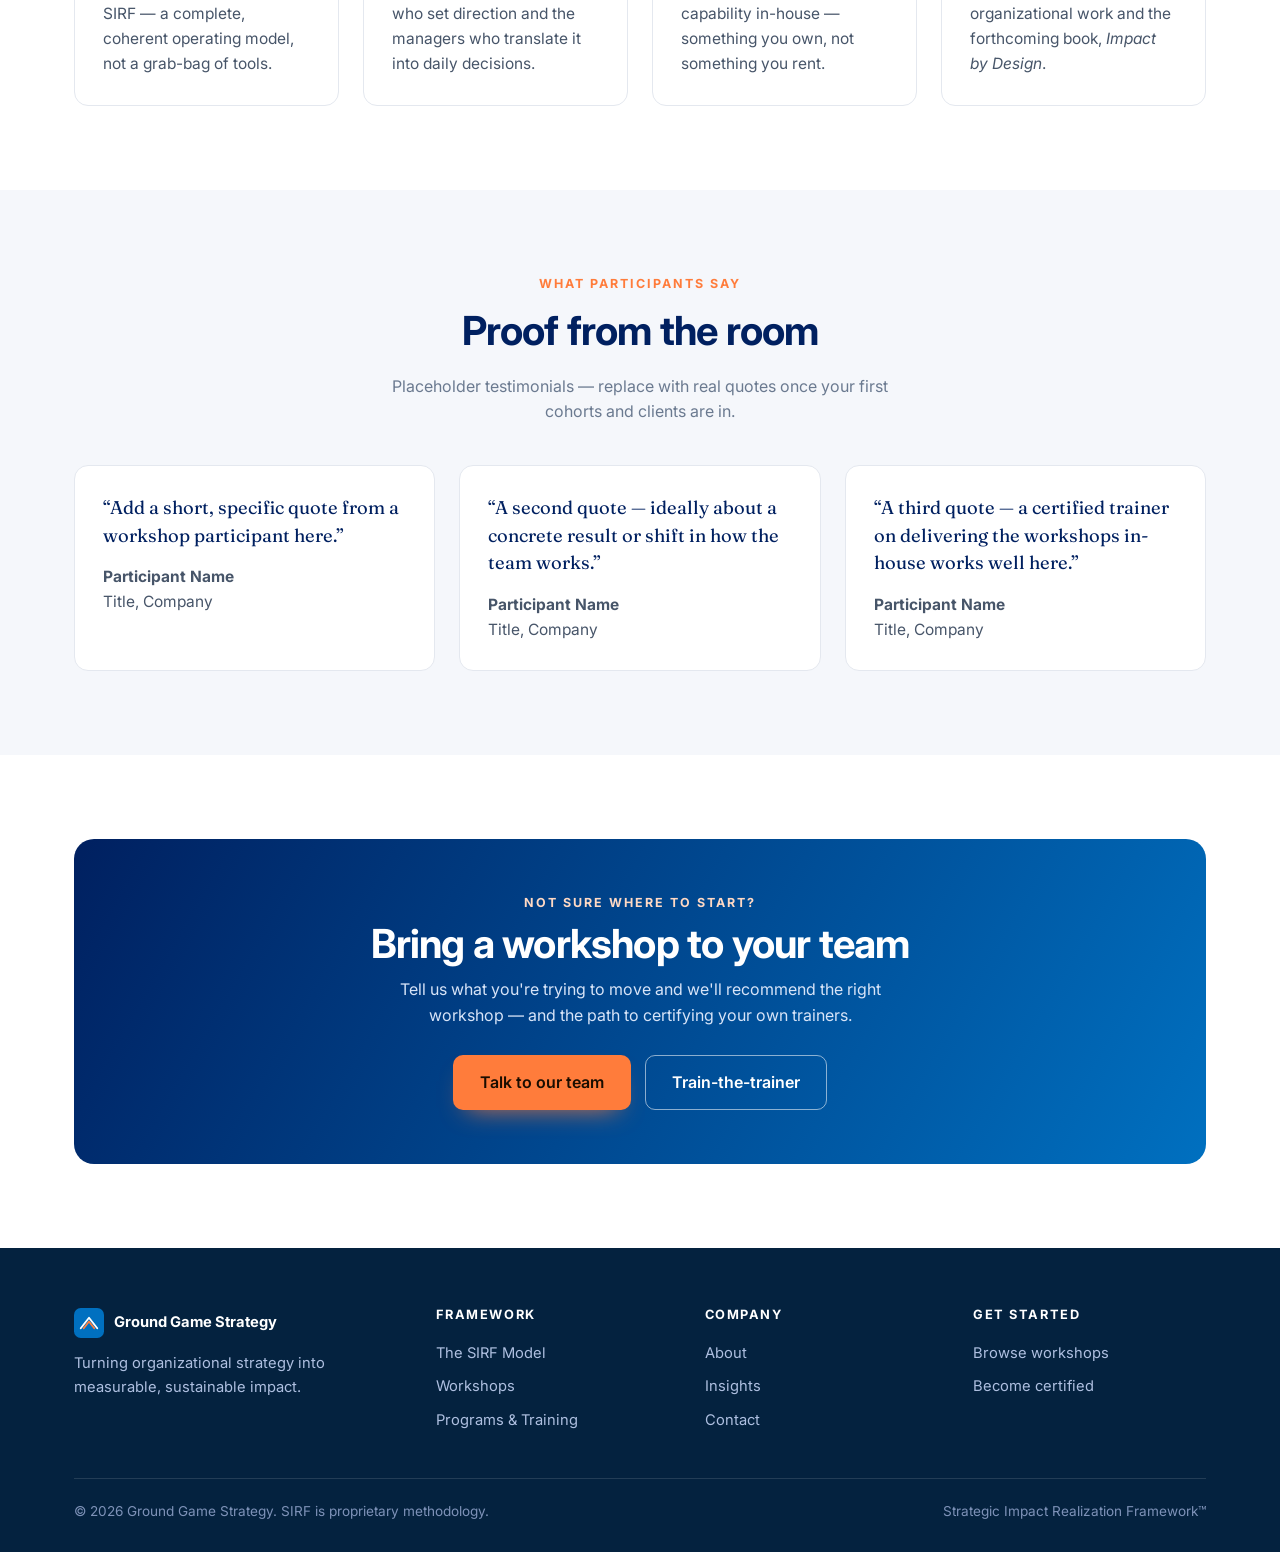
<file: programs.html>
<!DOCTYPE html>
<html lang="en">
<head>
<meta charset="UTF-8">
<meta name="viewport" content="width=device-width, initial-scale=1">
<title>Programs &amp; Train-the-Trainer — Ground Game Strategy</title>
<meta name="description" content="Four flagship workshops — Strategy Creation, Strategy Execution, IVI, and LAMP — plus a train-the-trainer certification pathway from Essentials to Fellow.">
<link rel="preconnect" href="https://fonts.googleapis.com">
<link rel="preconnect" href="https://fonts.gstatic.com" crossorigin>
<link href="https://fonts.googleapis.com/css2?family=Inter:wght@400;500;600;700&family=Fraunces:opsz,wght@9..144,500;9..144,600&display=swap" rel="stylesheet">
<link rel="stylesheet" href="styles.css">
</head>
<body>

<header class="site-header">
  <div class="wrap nav">
    <a class="brand" href="index.html">
      <svg class="mark" viewBox="0 0 40 40" fill="none" xmlns="http://www.w3.org/2000/svg" aria-hidden="true"><rect width="40" height="40" rx="9" fill="#002060"/><path d="M9 27 L20 13 L31 27" stroke="#0070C0" stroke-width="2.4" fill="none" stroke-linecap="round" stroke-linejoin="round"/><path d="M13 27 L20 18 L27 27" stroke="#FF7C3B" stroke-width="2.4" fill="none" stroke-linecap="round" stroke-linejoin="round"/><circle cx="20" cy="27" r="2.4" fill="#fff"/></svg>
      <span>Ground Game Strategy<small>Strategic Impact Realization</small></span>
    </a>
    <button class="nav-toggle" aria-label="Menu"><span></span><span></span><span></span></button>
    <ul class="nav-links">
      <li><a href="framework.html">The Framework</a></li>
      <li><a href="programs.html">Programs &amp; Training</a></li>
      <li><a href="insights.html">Insights</a></li>
      <li><a href="about.html">About</a></li>
      <li><a class="nav-cta" href="programs.html">Explore Workshops</a></li>
    </ul>
  </div>
</header>

<section class="page-hero">
  <div class="wrap">
    <p class="breadcrumb"><a href="index.html">Home</a> &nbsp;/&nbsp; Programs &amp; Training</p>
    <p class="eyebrow">Products &amp; Services</p>
    <h1>Learn the system. Then learn to teach it.</h1>
    <p class="lead">Four flagship workshops take your leaders from setting strategy to running execution. Our train-the-trainer certification lets your organization deliver them — at scale, with fidelity — long after we leave the room.</p>
    <div class="btn-row">
      <a class="btn btn-primary" href="#workshops">See the workshops</a>
      <a class="btn btn-ghost" href="#certification">Become a certified trainer</a>
    </div>
  </div>
</section>

<!-- CATEGORY CARDS -->
<section class="section">
  <div class="wrap">
    <div class="center" style="max-width:680px;margin:0 auto 44px">
      <p class="eyebrow">Ways to learn</p>
      <h2>Three ways to bring the system to your team</h2>
    </div>
    <div class="grid g-3">
      <a class="card fade-up" href="#workshops" style="display:block">
        <div class="ico"><svg viewBox="0 0 24 24" fill="none" stroke="currentColor" stroke-width="1.8"><path d="M4 5h16v12H4zM4 20h16" stroke-linecap="round" stroke-linejoin="round"/></svg></div>
        <h3>Workshops</h3>
        <p style="margin-bottom:14px">Four flagship workshops — Strategy Creation, Strategy Execution, IVI, and LAMP — run standalone or as a full sequence.</p>
        <span class="tag">See the workshops →</span>
      </a>
      <a class="card fade-up" href="#certification" style="display:block">
        <div class="ico"><svg viewBox="0 0 24 24" fill="none" stroke="currentColor" stroke-width="1.8"><circle cx="12" cy="9" r="5"/><path d="M8.5 13.5L7 22l5-3 5 3-1.5-8.5" stroke-linejoin="round"/></svg></div>
        <h3>Train-the-Trainer</h3>
        <p style="margin-bottom:14px">Certify an internal faculty to deliver the full curriculum with fidelity — from Essentials to Fellow.</p>
        <span class="tag">Explore certification →</span>
      </a>
      <a class="card fade-up" href="contact.html" style="display:block">
        <div class="ico"><svg viewBox="0 0 24 24" fill="none" stroke="currentColor" stroke-width="1.8"><circle cx="9" cy="8" r="3"/><circle cx="17" cy="10" r="2.4"/><path d="M3 20c0-3 2.7-5 6-5s6 2 6 5M15.5 15.2c2.4.3 4.5 2 4.5 4.8" stroke-linecap="round"/></svg></div>
        <h3>Group &amp; Private</h3>
        <p style="margin-bottom:14px">Bring a tailored, in-house program to your leadership team, built around your strategy and sector.</p>
        <span class="tag">Talk to us →</span>
      </a>
    </div>
  </div>
</section>

<!-- STATS BAND -->
<section class="section tight bg-navy">
  <div class="wrap">
    <div class="grid g-4" style="text-align:center">
      <div><div style="font-family:var(--serif);font-size:2.6rem;color:#fff;font-weight:600;line-height:1">4</div><p style="color:#aebfe0;margin:8px 0 0;font-size:.95rem">flagship workshops</p></div>
      <div><div style="font-family:var(--serif);font-size:2.6rem;color:#fff;font-weight:600;line-height:1">4</div><p style="color:#aebfe0;margin:8px 0 0;font-size:.95rem">certification levels</p></div>
      <div><div style="font-family:var(--serif);font-size:2.6rem;color:#fff;font-weight:600;line-height:1">5</div><p style="color:#aebfe0;margin:8px 0 0;font-size:.95rem">phase execution model</p></div>
      <div><div style="font-family:var(--serif);font-size:2.6rem;color:#fff;font-weight:600;line-height:1">1</div><p style="color:#aebfe0;margin:8px 0 0;font-size:.95rem">proprietary framework</p></div>
    </div>
  </div>
</section>

<!-- WORKSHOPS -->
<section class="section" id="workshops">
  <div class="wrap">
    <div class="center" style="max-width:720px;margin:0 auto 48px">
      <p class="eyebrow">The Workshops</p>
      <h2>Four workshops, one delivery system</h2>
      <p class="lead mx-auto">Each can run on its own or as a sequence. Together they install the full Impact Delivery System.</p>
    </div>

    <div class="grid g-2">
      <div class="card fade-up">
        <span class="tag">Workshop 01</span>
        <h3 style="margin-top:14px">Strategy Creation</h3>
        <p style="margin-bottom:16px">Build a strategy map that functions as a navigation tool, not a slide. Leaders leave able to express their strategy as cause and effect — what to achieve, in what order, through what mechanisms, with what dependencies.</p>
        <ul class="kicker-list"><li>Strategy mapping &amp; cause-effect logic</li><li>Defining strategic value &amp; priorities</li><li>The deliberate "yes": testing new commitments against fit and capacity</li></ul>
      </div>
      <div class="card fade-up">
        <span class="tag">Workshop 02</span>
        <h3 style="margin-top:14px">Strategy Execution</h3>
        <p style="margin-bottom:16px">Run the five-phase SIRE methodology to cascade enterprise strategy into functional delivery — without losing coherence or momentum between the boardroom and the front line.</p>
        <ul class="kicker-list"><li>Functional contribution mapping</li><li>Cross-functional dependency management</li><li>Initiative prioritization &amp; governance cadence</li></ul>
      </div>
      <div class="card fade-up">
        <span class="tag">Workshop 03</span>
        <h3 style="margin-top:14px">IVI — Intent, Value &amp; Impact</h3>
        <p style="margin-bottom:16px">Install the translation layer between strategy and activity. Every team leader leaves able to state, in one sentence, how their work advances the organization's top priority.</p>
        <ul class="kicker-list"><li>Individual &amp; functional intent</li><li>Connecting contribution to outcomes</li><li>Measuring impact, not activity</li></ul>
      </div>
      <div class="card fade-up">
        <span class="tag">Workshop 04</span>
        <h3 style="margin-top:14px">LAMP — Leadership &amp; Management Performance</h3>
        <p style="margin-bottom:16px">Make alignment a practice leaders sustain. Separate the roles — executives set direction and remove barriers; managers translate strategy into daily decisions — and the behaviors that keep both honest.</p>
        <ul class="kicker-list"><li>Executive vs. management alignment roles</li><li>Leadership consistency &amp; accountability</li><li>Sustaining alignment between review cycles</li></ul>
      </div>
    </div>
  </div>
</section>

<!-- TRAIN THE TRAINER -->
<section class="section bg-cloud" id="certification">
  <div class="wrap">
    <div class="grid g-2" style="align-items:center;gap:50px">
      <div>
        <p class="eyebrow">Train-the-Trainer</p>
        <h2>Build internal capability that outlasts the engagement</h2>
        <div class="divider-orange"></div>
        <p class="lead">Consulting creates a moment of change. Certified trainers create a lasting capability. Our train-the-trainer pathway licenses your people to deliver the SIRF workshops with full fidelity — turning a one-time program into a permanent operating discipline.</p>
        <ul class="kicker-list" style="margin-top:18px">
          <li>Accredited curriculum, facilitation guides, and participant materials</li>
          <li>Co-delivery and supervised practice before solo certification</li>
          <li>Ongoing access to updates, community, and master faculty</li>
        </ul>
      </div>
      <div class="card" style="background:var(--navy);color:#dfe8f7;border:none">
        <h3 style="color:#fff">Why organizations certify their own</h3>
        <p style="color:#c5d4ee">A recognized internal faculty means consistent language, repeatable results, and a strategy-execution capability you own — not one you rent. It is the fastest route to making impact realization part of how the organization simply works.</p>
        <a class="btn btn-primary" href="contact.html" style="margin-top:10px">Talk to us about licensing</a>
      </div>
    </div>
  </div>
</section>

<!-- CERTIFICATION PATHWAY -->
<section class="section">
  <div class="wrap">
    <div class="center" style="max-width:720px;margin:0 auto 48px">
      <p class="eyebrow">The Certification Pathway</p>
      <h2>From Essentials to Fellow</h2>
      <p class="lead mx-auto">A staged pathway that grows practitioners into facilitators, and facilitators into faculty.</p>
    </div>
    <div class="grid g-4">
      <div class="tier">
        <span class="level">Level 01</span>
        <h3>Essentials</h3>
        <p class="muted" style="font-size:.92rem">Fluency in the framework</p>
        <ul>
          <li>Core SIRF concepts &amp; language</li>
          <li>Apply IVI to your own team</li>
          <li>Read a strategy map</li>
          <li>Self-paced + live cohort</li>
        </ul>
        <a class="btn btn-outline" href="contact.html">Get started</a>
      </div>
      <div class="tier">
        <span class="level">Level 02</span>
        <h3>Practitioner</h3>
        <p class="muted" style="font-size:.92rem">Apply the system at work</p>
        <ul>
          <li>Run SIRE in a function</li>
          <li>Build measurement architecture</li>
          <li>Lead a strategic review cycle</li>
          <li>Capstone on a live initiative</li>
        </ul>
        <a class="btn btn-outline" href="contact.html">Get started</a>
      </div>
      <div class="tier feature">
        <span class="level">Level 03</span>
        <h3>Certified Trainer</h3>
        <p class="muted" style="font-size:.92rem">Deliver the workshops</p>
        <ul>
          <li>Facilitate all four workshops</li>
          <li>Licensed curriculum &amp; materials</li>
          <li>Supervised co-delivery</li>
          <li>Annual recertification</li>
        </ul>
        <a class="btn btn-primary" href="contact.html">Become a trainer</a>
      </div>
      <div class="tier">
        <span class="level">Level 04</span>
        <h3>Fellow</h3>
        <p class="muted" style="font-size:.92rem">Shape and mentor the practice</p>
        <ul>
          <li>Mentor certified trainers</li>
          <li>Adapt the framework to context</li>
          <li>Contribute to the body of work</li>
          <li>By invitation &amp; review</li>
        </ul>
        <a class="btn btn-outline" href="contact.html">Enquire</a>
      </div>
    </div>
  </div>
</section>

<!-- FORMATS -->
<section class="section bg-cloud">
  <div class="wrap">
    <div class="center" style="max-width:660px;margin:0 auto 40px"><p class="eyebrow">How we deliver</p><h2>Formats to fit your organization</h2></div>
    <div class="grid g-3">
      <div class="card"><h3>Open enrollment</h3><p>Individuals join scheduled public cohorts to earn Essentials and Practitioner certification.</p></div>
      <div class="card"><h3>In-house programs</h3><p>We bring the workshops on-site and tailor them to your strategy, sector, and maturity.</p></div>
      <div class="card"><h3>License &amp; train-the-trainer</h3><p>Certify an internal faculty to deliver the full curriculum across your organization.</p></div>
    </div>
  </div>
</section>

<!-- WHY US -->
<section class="section">
  <div class="wrap">
    <div class="center" style="max-width:680px;margin:0 auto 44px">
      <p class="eyebrow">Why train with us</p>
      <h2>Built to be delivered — not just attended</h2>
    </div>
    <div class="grid g-4">
      <div class="card"><h3 style="font-size:1.05rem">Proprietary methodology</h3><p>Every workshop is built on SIRF — a complete, coherent operating model, not a grab-bag of tools.</p></div>
      <div class="card"><h3 style="font-size:1.05rem">Executive-level</h3><p>Designed for the leaders who set direction and the managers who translate it into daily decisions.</p></div>
      <div class="card"><h3 style="font-size:1.05rem">Yours to own</h3><p>Train-the-trainer keeps the capability in-house — something you own, not something you rent.</p></div>
      <div class="card"><h3 style="font-size:1.05rem">Grounded in practice</h3><p>Drawn from real organizational work and the forthcoming book, <em>Impact by Design</em>.</p></div>
    </div>
  </div>
</section>

<!-- TESTIMONIALS (placeholder — replace with real quotes) -->
<section class="section bg-cloud">
  <div class="wrap">
    <div class="center" style="max-width:680px;margin:0 auto 40px">
      <p class="eyebrow">What participants say</p>
      <h2>Proof from the room</h2>
      <p class="muted mx-auto" style="max-width:52ch">Placeholder testimonials — replace with real quotes once your first cohorts and clients are in.</p>
    </div>
    <div class="grid g-3">
      <div class="card"><p style="font-family:var(--serif);font-size:1.15rem;color:var(--navy);line-height:1.5">&ldquo;Add a short, specific quote from a workshop participant here.&rdquo;</p><p class="muted" style="margin:16px 0 0"><strong>Participant Name</strong><br>Title, Company</p></div>
      <div class="card"><p style="font-family:var(--serif);font-size:1.15rem;color:var(--navy);line-height:1.5">&ldquo;A second quote — ideally about a concrete result or shift in how the team works.&rdquo;</p><p class="muted" style="margin:16px 0 0"><strong>Participant Name</strong><br>Title, Company</p></div>
      <div class="card"><p style="font-family:var(--serif);font-size:1.15rem;color:var(--navy);line-height:1.5">&ldquo;A third quote — a certified trainer on delivering the workshops in-house works well here.&rdquo;</p><p class="muted" style="margin:16px 0 0"><strong>Participant Name</strong><br>Title, Company</p></div>
    </div>
  </div>
</section>

<section class="section">
  <div class="wrap">
    <div class="cta-band fade-up">
      <p class="eyebrow" style="color:#ffd9c4">Not sure where to start?</p>
      <h2>Bring a workshop to your team</h2>
      <p>Tell us what you're trying to move and we'll recommend the right workshop — and the path to certifying your own trainers.</p>
      <div class="btn-row" style="justify-content:center"><a class="btn btn-primary" href="contact.html">Talk to our team</a><a class="btn btn-ghost" href="#certification">Train-the-trainer</a></div>
    </div>
  </div>
</section>

<footer class="site-footer">
  <div class="wrap">
    <div class="foot-grid">
      <div><div class="foot-brand"><svg class="mark" viewBox="0 0 40 40" fill="none" xmlns="http://www.w3.org/2000/svg" aria-hidden="true"><rect width="40" height="40" rx="9" fill="#0070C0"/><path d="M9 27 L20 13 L31 27" stroke="#fff" stroke-width="2.4" fill="none" stroke-linecap="round" stroke-linejoin="round"/><path d="M13 27 L20 18 L27 27" stroke="#FF7C3B" stroke-width="2.4" fill="none" stroke-linecap="round" stroke-linejoin="round"/></svg>Ground Game Strategy</div><p style="max-width:30ch">Turning organizational strategy into measurable, sustainable impact.</p></div>
      <div><h4>Framework</h4><a href="framework.html">The SIRF Model</a><a href="programs.html#workshops">Workshops</a><a href="programs.html">Programs &amp; Training</a></div>
      <div><h4>Company</h4><a href="about.html">About</a><a href="insights.html">Insights</a><a href="contact.html">Contact</a></div>
      <div><h4>Get started</h4><a href="programs.html">Browse workshops</a><a href="programs.html">Become certified</a></div>
    </div>
    <div class="foot-bottom"><span>© 2026 Ground Game Strategy. SIRF is proprietary methodology.</span><span>Strategic Impact Realization Framework™</span></div>
  </div>
</footer>
<script src="site.js"></script>
</body>
</html>
</file>
<file: styles.css>
/* =========================================================
   Ground Games Strategy — brand stylesheet
   Palette derived from SIRF source decks
   navy #002060 · blue #0070C0 · orange #FF7C3B · deep #04223F
   ========================================================= */

:root{
  --navy:#002060;
  --navy-2:#04223F;
  --blue:#0070C0;
  --blue-2:#165DC5;
  --orange:#FF7C3B;
  --orange-2:#ED800B;
  --ink:#0e1726;
  --slate:#475569;
  --mist:#6b7a90;
  --line:#e4e8ef;
  --paper:#ffffff;
  --cloud:#f5f7fb;
  --cloud-2:#eef2f8;
  --green:#0B632F;
  --maxw:1180px;
  --radius:14px;
  --shadow:0 18px 50px -28px rgba(4,34,63,.45);
  --font:'Inter',-apple-system,BlinkMacSystemFont,'Segoe UI',Roboto,Helvetica,Arial,sans-serif;
  --serif:'Fraunces',Georgia,'Times New Roman',serif;
}

*{box-sizing:border-box}
html{scroll-behavior:smooth}
body{
  margin:0;
  font-family:var(--font);
  color:var(--ink);
  background:var(--paper);
  line-height:1.6;
  -webkit-font-smoothing:antialiased;
}
img{max-width:100%;display:block}
a{color:var(--blue);text-decoration:none}
a:hover{text-decoration:underline}

.wrap{max-width:var(--maxw);margin:0 auto;padding:0 24px}
.section{padding:84px 0}
.section.tight{padding:56px 0}
.bg-cloud{background:var(--cloud)}
.bg-navy{background:var(--navy);color:#eaf0fb}
.bg-navy h1,.bg-navy h2,.bg-navy h3{color:#fff}

h1,h2,h3,h4{line-height:1.15;color:var(--navy);font-weight:700;letter-spacing:-.02em;margin:0 0 .5em}
h1{font-size:clamp(2.1rem,4.6vw,3.5rem)}
h2{font-size:clamp(1.7rem,3.2vw,2.5rem)}
h3{font-size:1.3rem}
p{margin:0 0 1em}
.lead{font-size:1.22rem;color:var(--slate);max-width:60ch}
.eyebrow{font-size:.78rem;font-weight:700;letter-spacing:.16em;text-transform:uppercase;color:var(--orange);margin:0 0 14px}
.bg-navy .eyebrow{color:var(--orange)}
.muted{color:var(--mist)}
.center{text-align:center}
.maxch{max-width:62ch}
.mx-auto{margin-left:auto;margin-right:auto}

/* ---------- buttons ---------- */
.btn{
  display:inline-block;font-weight:600;font-size:1rem;
  padding:14px 26px;border-radius:10px;cursor:pointer;border:1.5px solid transparent;
  transition:transform .15s ease, box-shadow .15s ease, background .15s ease;
}
.btn:hover{text-decoration:none;transform:translateY(-1px)}
.btn-primary{background:var(--orange);color:#1a0d00;box-shadow:0 12px 26px -14px rgba(255,124,59,.9)}
.btn-primary:hover{background:var(--orange-2);color:#1a0d00}
.btn-dark{background:var(--navy);color:#fff}
.btn-dark:hover{background:var(--blue)}
.btn-ghost{background:transparent;border-color:rgba(255,255,255,.55);color:#fff}
.btn-ghost:hover{background:rgba(255,255,255,.12)}
.btn-outline{background:transparent;border-color:var(--navy);color:var(--navy)}
.btn-outline:hover{background:var(--navy);color:#fff}
.btn-row{display:flex;flex-wrap:wrap;gap:14px;margin-top:26px}

/* ---------- header ---------- */
.site-header{position:sticky;top:0;z-index:50;background:rgba(255,255,255,.92);backdrop-filter:blur(10px);border-bottom:1px solid var(--line)}
.nav{display:flex;align-items:center;justify-content:space-between;height:72px}
.brand{display:flex;align-items:center;gap:11px;font-weight:700;color:var(--navy);font-size:1.06rem;letter-spacing:-.01em}
.brand:hover{text-decoration:none}
.brand .mark{width:34px;height:34px;flex:0 0 auto}
.brand small{display:block;font-size:.62rem;font-weight:600;letter-spacing:.22em;text-transform:uppercase;color:var(--orange);margin-top:1px}
.nav-links{display:flex;align-items:center;gap:28px;list-style:none;margin:0;padding:0}
.nav-links a{color:var(--ink);font-weight:500;font-size:.95rem}
.nav-links a:hover{color:var(--blue);text-decoration:none}
.nav-cta{padding:10px 18px;border-radius:8px;background:var(--navy);color:#fff!important}
.nav-cta:hover{background:var(--blue)}
.nav-toggle{display:none;background:none;border:0;cursor:pointer;padding:8px}
.nav-toggle span{display:block;width:24px;height:2px;background:var(--navy);margin:5px 0;transition:.2s}

@media(max-width:860px){
  .nav-toggle{display:block}
  .nav-links{
    position:absolute;top:72px;left:0;right:0;background:#fff;border-bottom:1px solid var(--line);
    flex-direction:column;align-items:flex-start;gap:0;padding:8px 24px 18px;
    box-shadow:var(--shadow);display:none;
  }
  .nav-links.open{display:flex}
  .nav-links li{width:100%}
  .nav-links a{display:block;padding:13px 0;width:100%;border-bottom:1px solid var(--cloud-2)}
  .nav-cta{margin-top:10px;text-align:center}
}

/* ---------- hero ---------- */
.hero{position:relative;overflow:hidden;background:
   radial-gradient(1100px 520px at 85% -10%, rgba(0,112,192,.55), transparent 60%),
   radial-gradient(900px 600px at 0% 110%, rgba(255,124,59,.20), transparent 55%),
   linear-gradient(160deg,#001640 0%, #002060 45%, #04223F 100%);
  color:#eaf0fb;padding:96px 0 104px}
.hero h1{color:#fff;max-width:16ch}
.hero .lead{color:#c5d4ee}
.hero-grid{display:grid;grid-template-columns:1.15fr .85fr;gap:54px;align-items:center}
.hero-card{background:rgba(255,255,255,.06);border:1px solid rgba(255,255,255,.14);border-radius:var(--radius);padding:28px;backdrop-filter:blur(4px)}
.hero-card h3{color:#fff;font-size:1.05rem;margin-bottom:14px}
.stat-row{display:flex;gap:14px;flex-wrap:wrap;margin-top:30px}
.stat{background:rgba(255,255,255,.07);border:1px solid rgba(255,255,255,.13);border-radius:12px;padding:16px 18px;flex:1;min-width:130px}
.stat b{display:block;font-size:1.9rem;color:#fff;font-weight:700;line-height:1}
.stat span{font-size:.82rem;color:#aebfe0}
@media(max-width:860px){.hero-grid{grid-template-columns:1fr;gap:34px}}

/* ---------- generic grids/cards ---------- */
.grid{display:grid;gap:24px}
.g-2{grid-template-columns:repeat(2,1fr)}
.g-3{grid-template-columns:repeat(3,1fr)}
.g-4{grid-template-columns:repeat(4,1fr)}
@media(max-width:900px){.g-3,.g-4{grid-template-columns:repeat(2,1fr)}}
@media(max-width:620px){.g-2,.g-3,.g-4{grid-template-columns:1fr}}

.card{background:#fff;border:1px solid var(--line);border-radius:var(--radius);padding:28px;transition:transform .18s ease,box-shadow .18s ease,border-color .18s}
.card:hover{transform:translateY(-3px);box-shadow:var(--shadow);border-color:#cfdaee}
.card h3{margin-bottom:8px}
.card p{margin:0;color:var(--slate);font-size:.97rem}
.card .num{font-family:var(--serif);font-size:1.5rem;color:var(--orange);font-weight:600}
.card .ico{width:46px;height:46px;border-radius:10px;background:var(--cloud-2);display:flex;align-items:center;justify-content:center;margin-bottom:16px;color:var(--blue)}
.card .ico svg{width:24px;height:24px}

.tag{display:inline-block;font-size:.72rem;font-weight:700;letter-spacing:.08em;text-transform:uppercase;color:var(--blue);background:var(--cloud-2);padding:5px 11px;border-radius:99px}

/* ---------- model rows (framework) ---------- */
.model{display:grid;grid-template-columns:120px 1fr;gap:26px;align-items:start;padding:30px 0;border-top:1px solid var(--line)}
.model:last-child{border-bottom:1px solid var(--line)}
.model .abbr{font-family:var(--serif);font-weight:600;font-size:1.5rem;color:#fff;background:var(--navy);border-radius:12px;padding:14px;text-align:center;line-height:1.1}
.model .abbr small{display:block;font-family:var(--font);font-size:.6rem;letter-spacing:.1em;text-transform:uppercase;color:var(--orange);margin-top:6px;font-weight:700}
.model h3{margin-bottom:6px}
.model p{color:var(--slate);margin-bottom:0}
@media(max-width:620px){.model{grid-template-columns:1fr;gap:14px}.model .abbr{width:96px}}

/* ---------- steps ---------- */
.steps{counter-reset:step;display:grid;gap:18px}
.step{display:grid;grid-template-columns:48px 1fr;gap:20px;align-items:start;background:#fff;border:1px solid var(--line);border-radius:12px;padding:22px 24px}
.step::before{counter-increment:step;content:counter(step);font-family:var(--serif);font-weight:600;color:#fff;background:var(--blue);width:48px;height:48px;border-radius:10px;display:flex;align-items:center;justify-content:center;font-size:1.25rem}
.step h3{margin:0 0 4px;font-size:1.1rem}
.step p{margin:0;color:var(--slate);font-size:.96rem}

/* ---------- pricing / tiers ---------- */
.tier{background:#fff;border:1px solid var(--line);border-radius:var(--radius);padding:30px;display:flex;flex-direction:column}
.tier.feature{border:2px solid var(--orange);box-shadow:var(--shadow)}
.tier h3{font-size:1.15rem;margin-bottom:4px}
.tier .level{font-size:.74rem;font-weight:700;letter-spacing:.12em;text-transform:uppercase;color:var(--orange)}
.tier ul{list-style:none;margin:18px 0 24px;padding:0}
.tier li{padding:9px 0 9px 28px;position:relative;color:var(--slate);font-size:.95rem;border-top:1px solid var(--cloud-2)}
.tier li::before{content:"";position:absolute;left:0;top:14px;width:16px;height:16px;border-radius:99px;background:var(--cloud-2)}
.tier li::after{content:"✓";position:absolute;left:3px;top:8px;color:var(--blue);font-size:.8rem;font-weight:700}
.tier .btn{margin-top:auto}

/* ---------- page hero (interior) ---------- */
.page-hero{background:linear-gradient(160deg,#002060,#04223F);color:#dfe8f7;padding:72px 0 64px}
.page-hero h1{color:#fff}
.page-hero .lead{color:#bcccea}
.breadcrumb{font-size:.85rem;color:#9fb2d6;margin-bottom:18px}
.breadcrumb a{color:#9fb2d6}

/* ---------- article ---------- */
.article{max-width:720px;margin:0 auto}
.article p{font-size:1.1rem;color:#27303f}
.article h2{margin-top:1.6em}
.article .pull{font-family:var(--serif);font-size:1.5rem;line-height:1.4;color:var(--navy);border-left:4px solid var(--orange);padding:6px 0 6px 24px;margin:34px 0}
.article .meta{color:var(--mist);font-size:.9rem;margin-bottom:6px;letter-spacing:.04em;text-transform:uppercase;font-weight:600}

/* ---------- CTA band ---------- */
.cta-band{background:linear-gradient(120deg,var(--navy),var(--blue));color:#fff;border-radius:20px;padding:54px;text-align:center}
.cta-band h2{color:#fff;margin-bottom:10px}
.cta-band p{color:#d7e4f8;max-width:54ch;margin:0 auto 8px}

/* ---------- form ---------- */
.form{display:grid;gap:16px;max-width:560px}
.field label{display:block;font-weight:600;font-size:.9rem;margin-bottom:6px;color:var(--navy)}
.field input,.field textarea,.field select{
  width:100%;padding:13px 14px;border:1px solid var(--line);border-radius:10px;font-family:inherit;font-size:1rem;background:#fff;color:var(--ink)
}
.field input:focus,.field textarea:focus,.field select:focus{outline:2px solid var(--blue);border-color:var(--blue)}
.row-2{display:grid;grid-template-columns:1fr 1fr;gap:16px}
@media(max-width:560px){.row-2{grid-template-columns:1fr}}

/* ---------- footer ---------- */
.site-footer{background:var(--navy-2);color:#aebfe0;padding:60px 0 30px;font-size:.92rem}
.foot-grid{display:grid;grid-template-columns:1.4fr 1fr 1fr 1fr;gap:36px}
.site-footer h4{color:#fff;font-size:.8rem;letter-spacing:.12em;text-transform:uppercase;margin-bottom:14px}
.site-footer a{color:#aebfe0;display:block;padding:5px 0}
.site-footer a:hover{color:#fff;text-decoration:none}
.foot-brand{display:flex;align-items:center;gap:10px;color:#fff;font-weight:700;margin-bottom:14px}
.foot-brand .mark{width:30px;height:30px}
.foot-bottom{border-top:1px solid rgba(255,255,255,.12);margin-top:40px;padding-top:22px;display:flex;justify-content:space-between;flex-wrap:wrap;gap:12px;color:#7e92b8;font-size:.85rem}
@media(max-width:780px){.foot-grid{grid-template-columns:1fr 1fr}}
@media(max-width:480px){.foot-grid{grid-template-columns:1fr}}

/* ---------- misc ---------- */
.divider-orange{width:64px;height:4px;background:var(--orange);border-radius:4px;margin:0 0 26px}
.center .divider-orange{margin-left:auto;margin-right:auto}
.quote{font-family:var(--serif);font-size:clamp(1.4rem,3vw,2rem);line-height:1.4;color:var(--navy);max-width:24ch}
.kicker-list{list-style:none;padding:0;margin:0;display:grid;gap:14px}
.kicker-list li{padding-left:30px;position:relative;color:var(--slate)}
.kicker-list li::before{content:"";position:absolute;left:0;top:9px;width:11px;height:11px;border-radius:3px;background:var(--orange);transform:rotate(45deg)}
.fade-up{opacity:0;transform:translateY(16px);transition:opacity .6s ease,transform .6s ease}
.fade-up.in{opacity:1;transform:none}
</file>
